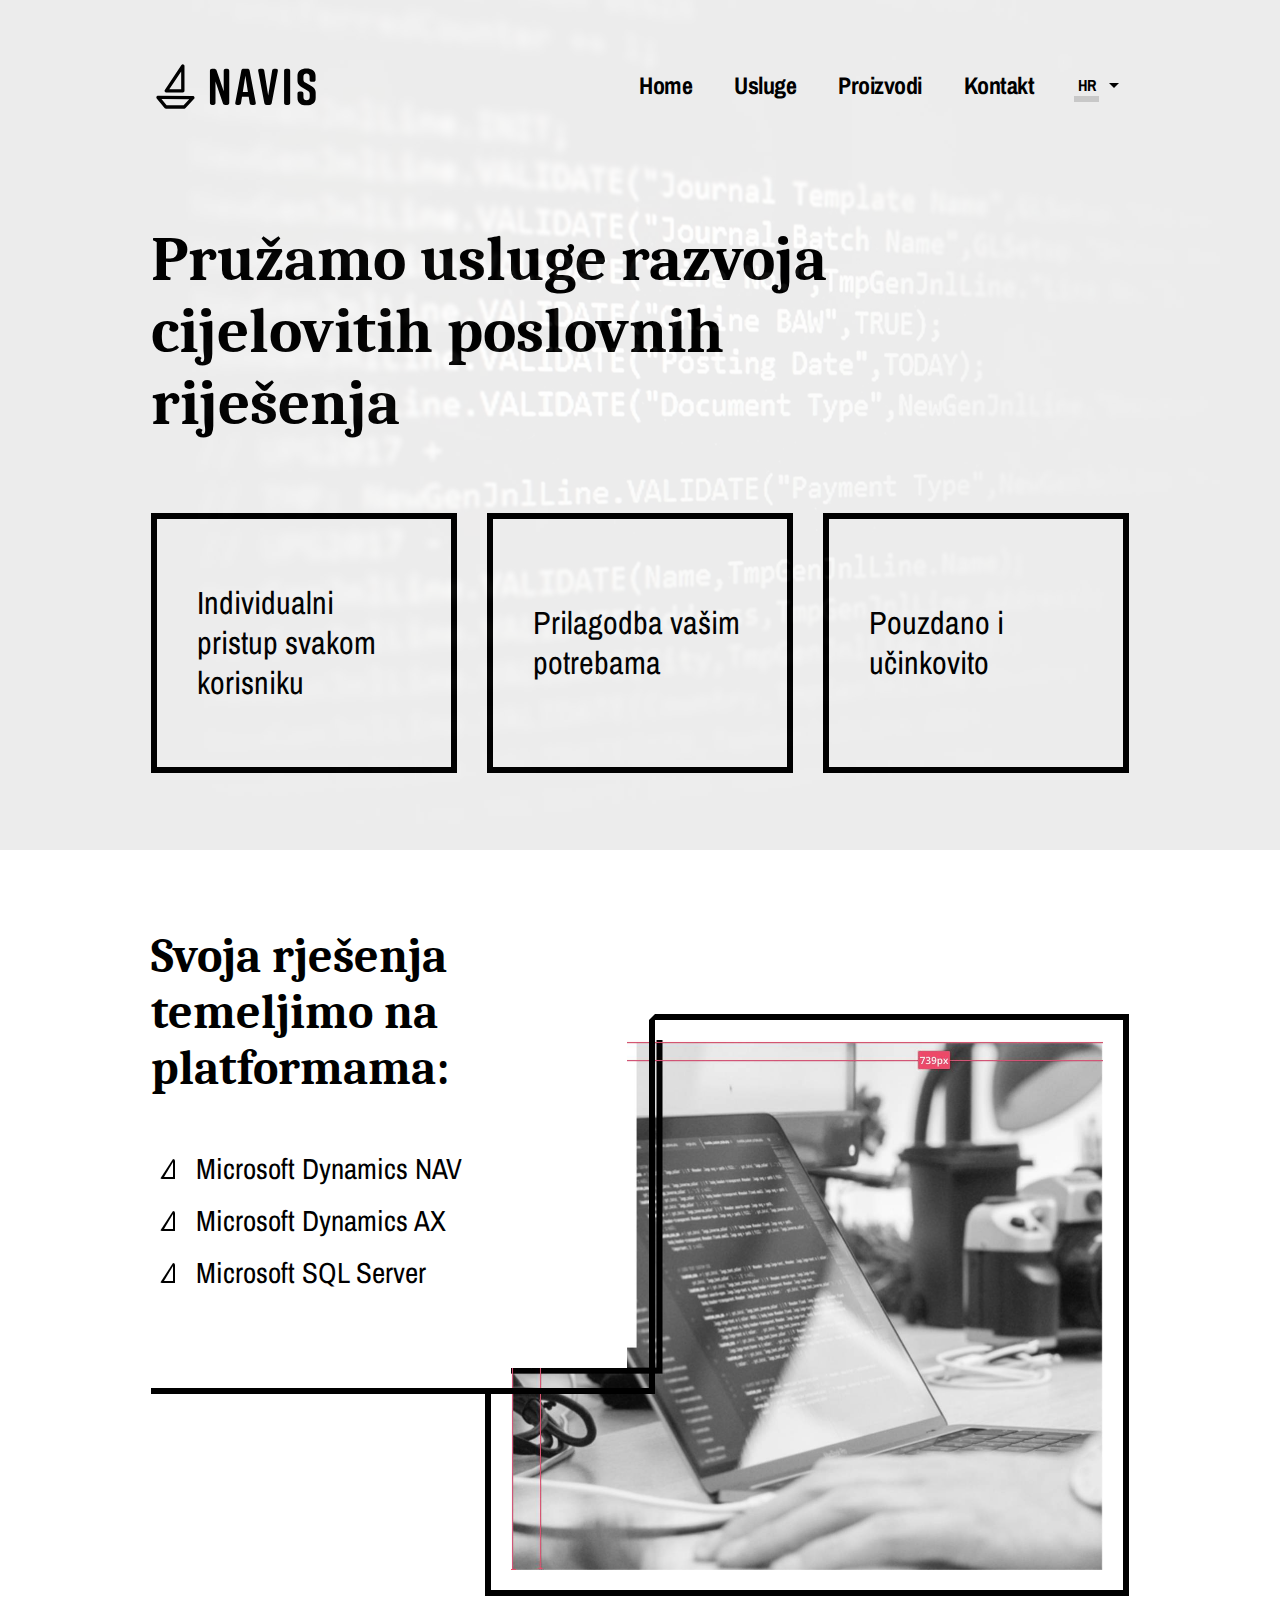
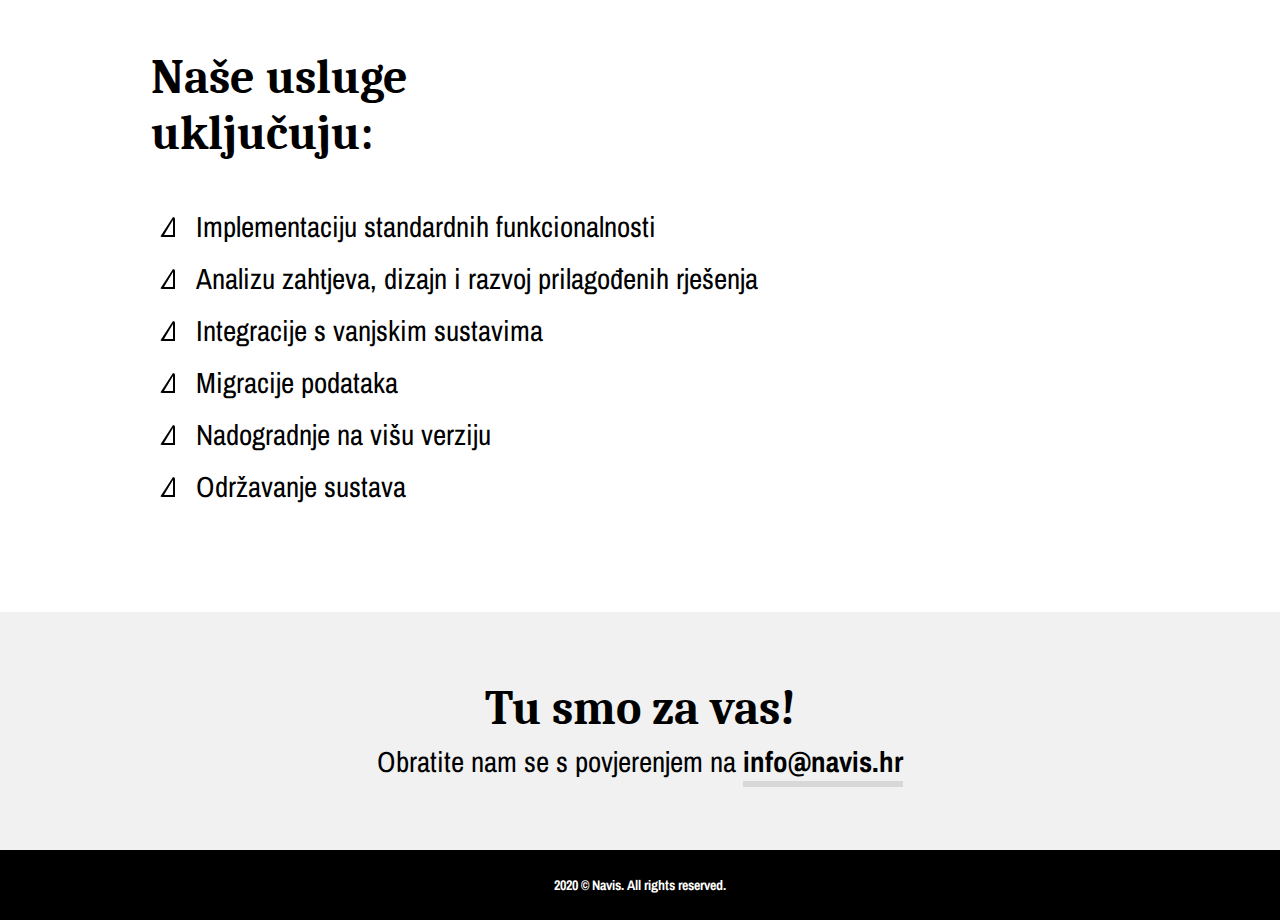
<file: index.html>
<!DOCTYPE html>
<html lang="hr">
  <head>
    <title>
      Navis
    </title>
    <meta name="viewport" content="width=device-width, initial-scale=1.0">
    <meta charset="utf-8">

    <link rel="apple-touch-icon" type="image/png" sizes="152x152" href="images/navis_favicon_152.png" />
    <link rel="apple-touch-icon" type="image/png" sizes="76x76" href="images/navis_favicon_76.png" />
    <link rel="icon" type="image/png" sizes="32x32" href="images/navis_favicon_32.png" />
    <link href="https://fonts.googleapis.com/css?family=Archivo+Narrow:400,700|Caladea:400,700&amp;display=swap" rel="stylesheet">
    <link rel="stylesheet" type="text/css" href="css/common.css">
    <link rel="stylesheet" type="text/css" href="css/index.css">

    <meta name="title" content="Navis" />
    <meta name="description" content="Pružamo usluge razvoja cijelovitih poslovnih riješenja" />
    <meta name="keywords" content="" />

    <meta property="og:url" content="https://www.navis.hr/" />
    <meta property="og:type" content="website" />
    <meta property="og:title" content="Navis" />
    <meta property="og:description" content="Pružamo usluge razvoja cijelovitih poslovnih riješenja" />

    <meta property="og:image" content="images/navis_share.jpg" />
    <meta property="og:image:alt" content="navis share logo image" />
    <meta property="og:image:type" content="image/jpg" />
    <meta property="og:image:width" content="1200" />
    <meta property="og:image:height" content="630" />

    <meta name="twitter:card" content="summary_large_image" />
    <meta name="twitter:image" content="images/navis_share.jpg" />
    <meta name="twitter:image:alt" content="navis share logo image" />
    <meta name="twitter:description" content="Pružamo usluge razvoja cijelovitih poslovnih riješenja" />
  </head>

  <body>
    <header class="header">
      <div class="navigation">
        <a href="/">
          <img
            class="image image__logo"
            src="images/navis_logo.svg"
            alt="navis logo image"
          >
        </a>
        <ul class="menu">
          <li>
            <a
              class="menu__link"
              href="/"
            >
              Home
            </a>
          </li>
          <li>
            <a
              class="menu__link"
              href="hr/services.html"
            >
              Usluge
            </a>
          </li>
          <li>
            <a
              class="menu__link"
              href="hr/products.html"
            >
              Proizvodi
            </a>
          </li>
          <li>
            <a
              class="menu__link"
              href="hr/contact.html"
            >
              Kontakt
            </a>
          </li>
          <li class="language__container">
            <a
              class="menu__link menu__language"
              href="/"
            >
              <span class="language--selected">
                HR
              </span>
            </a>
            <a
              class="menu__link language__option"
              href="/en"
            >
              EN
            </a>
          </li>
        </ul>

        <div class="menu__container--mobile">
          <form
            class="language__container--mobile"
            action="/en"
            method="get"
          >
            <select onchange="this.form.submit()">
              <option>
                HR
              </option>
              <option>
                EN
              </option>
            </select>
          </form>
          <div class="menu__icon">
            <label
              for="menu__toggle"
              class="screen_reader"
            >
              Menu toggle
            </label>
            <input
              id="menu__toggle"
              type="checkbox"
            />
            <span class="menu__line"></span>
            <span class="menu__line"></span>
            <span class="menu__line"></span>

            <ul class="menu--mobile">
              <li>
                <a
                  class="menu__link"
                  href="/"
                >
                  Home
                </a>
              </li>
              <li>
                <a
                  class="menu__link"
                  href="hr/services.html"
                >
                  Usluge
                </a>
              </li>
              <li>
                <a
                  class="menu__link"
                  href="hr/products.html"
                >
                  Proizvodi
                </a>
              </li>
              <li>
                <a
                  class="menu__link"
                  href="hr/contact.html"
                >
                  Kontakt
                </a>
              </li>
            </ul>
          </div>
        </div>
      </div>
      <div class="header__content">
        <h1>
          Pružamo usluge razvoja cijelovitih poslovnih riješenja
        </h1>
        <div class="header__blocks">
          <div class="block">
            <p>
              Individualni pristup svakom korisniku
            </p>
          </div>
          <div class="block">
            <p>
              Prilagodba vašim potrebama
            </p>
          </div>
          <div class="block">
            <p>
              Pouzdano i učinkovito
            </p>
          </div>
        </div>
      </div>
      <img
        class="image image__background"
        src="images/background.jpg"
        alt="background image"
      >
    </header>

    <div class="content">
      <div class="content__platforms">
        <div class="platforms__text">
          <h2>
            Svoja rješenja temeljimo na platformama:
          </h2>
          <ul class="platforms__list">
            <li>
              Microsoft Dynamics NAV
            </li>
            <li>
              Microsoft Dynamics AX
            </li>
            <li>
              Microsoft SQL Server
            </li>
          </ul>
        </div>
        <div class="platforms__image">
          <img
            class="image image__content"
            src="images/platforms.jpg"
            alt="person working on laptop image"
          >
        </div>
      </div>

      <div class="content__services">
        <h2>
          Naše usluge uključuju:
        </h2>
        <ul class="services__list">
          <li>
            Implementaciju standardnih funkcionalnosti
          </li>
          <li>
            Analizu zahtjeva, dizajn i razvoj prilagođenih rješenja
          </li>
          <li>
            Integracije s vanjskim sustavima
          </li>
          <li>
            Migracije podataka
          </li>
          <li>
            Nadogradnje na višu verziju
          </li>
          <li>
            Održavanje sustava
          </li>
        </ul>
      </div>
    </div>

    <div class="services__platforms__links">
      <a
        class="services__link"
        href="hr/services.html"
      >
        Pregledajte naše usluge
      </a>
      <a
        class="products__link"
        href="hr/products.html"
      >
        Pregledajte naše proizvode
      </a>
    </div>

    <footer class="footer">
      <h2 class="footer__title">
        Tu smo za vas!
      </h2>
      <p class="footer__text">
        Obratite nam se s povjerenjem na <a href="mailto:info@navis.hr">info@navis.hr</a>
      </p>
      <p class="footer__copyright">
        2020 &copy; Navis. All rights reserved.
      </p>
    </footer>
  </body>
</html>
</file>
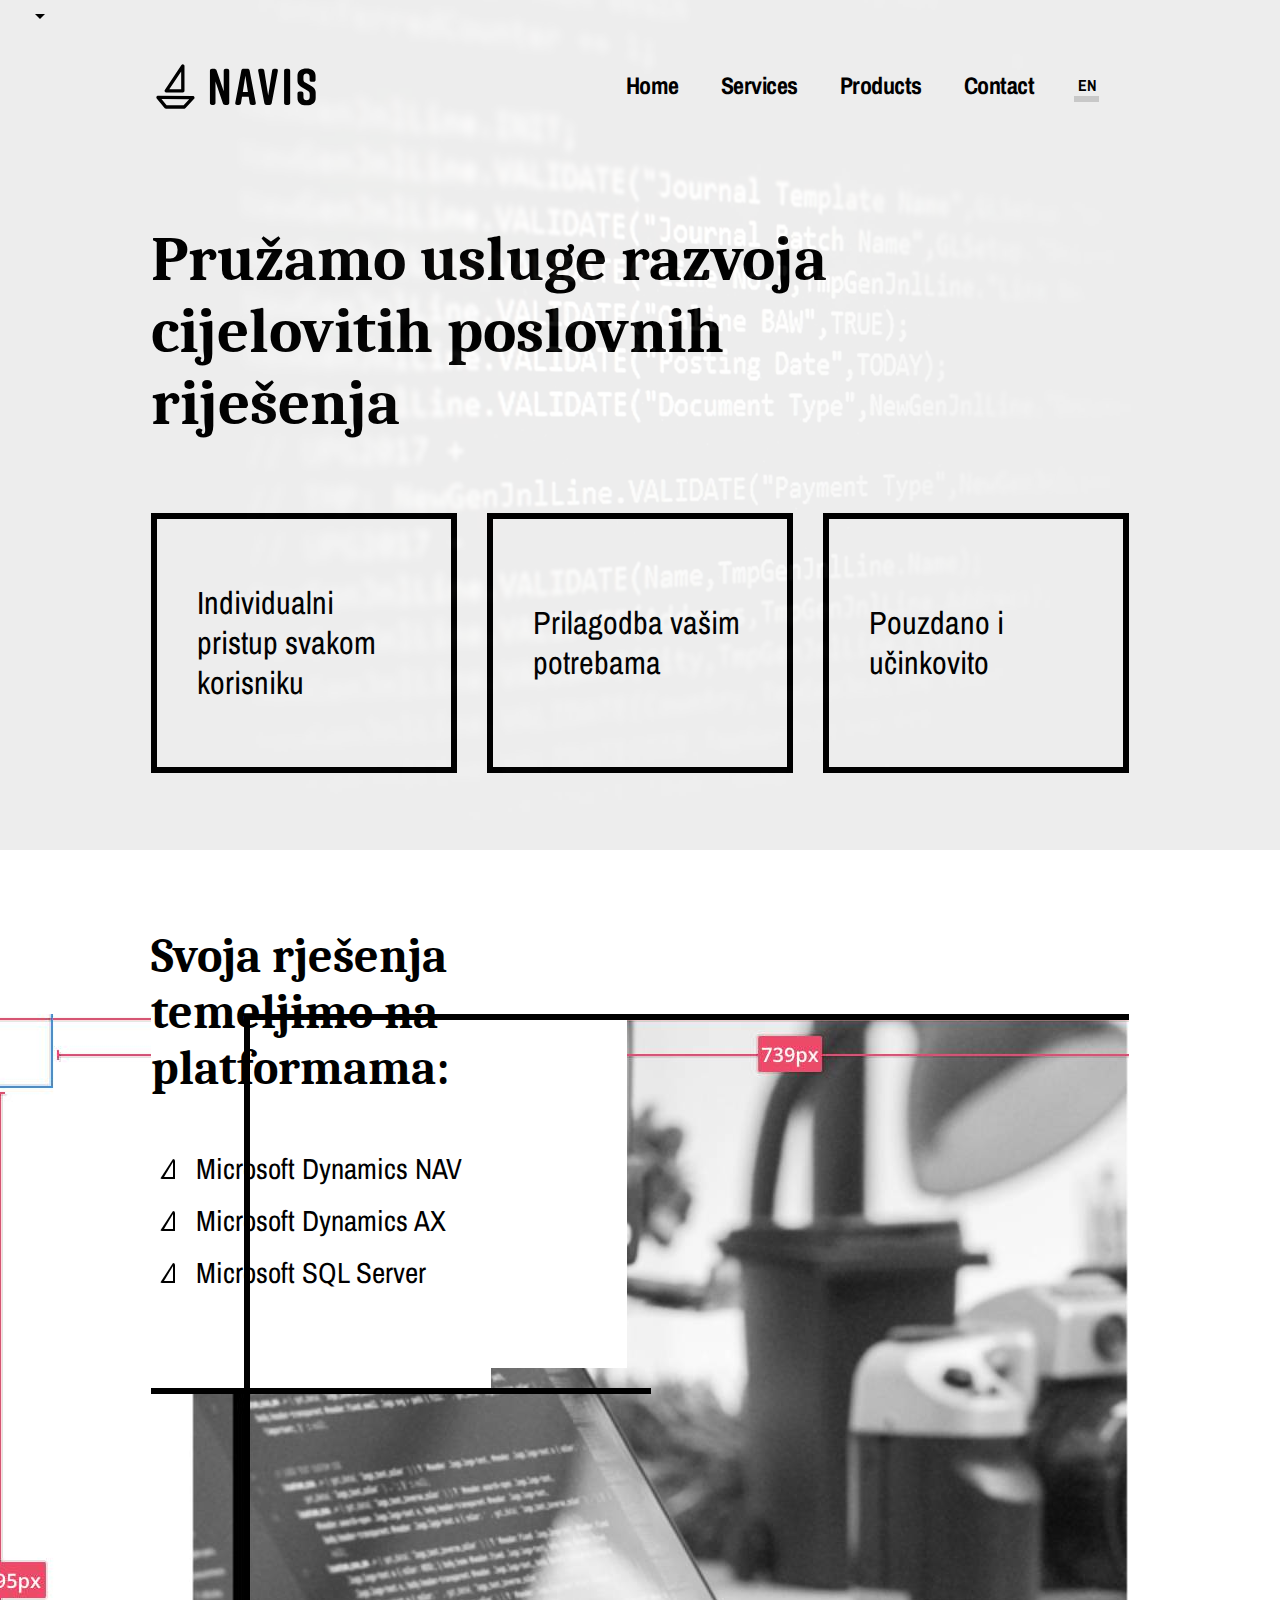
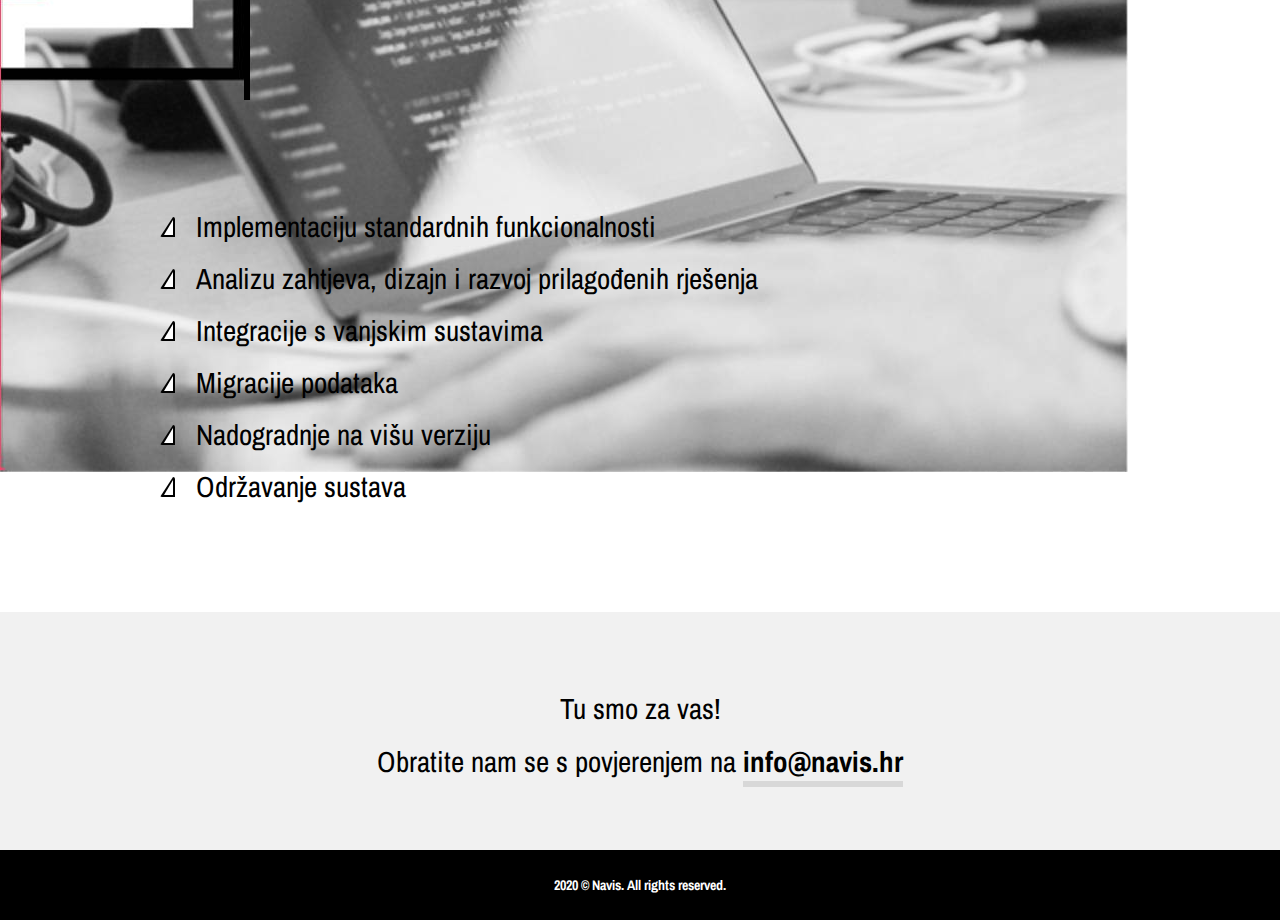
<file: en/index.html>
<!DOCTYPE html>
<html lang="en">
  <head>
    <title>
      Navis
    </title>
    <meta name="viewport" content="width=device-width, initial-scale=1.0">
    <meta charset="utf-8">

    <link rel="apple-touch-icon" type="image/png" sizes="152x152" href="#" />
    <link rel="apple-touch-icon" type="image/png" sizes="76x76" href="#" />
    <link rel="icon" type="image/png" sizes="32x32" href="#" />
    <link href="https://fonts.googleapis.com/css?family=Archivo+Narrow:400,700|Caladea:400,700&amp;display=swap" rel="stylesheet">
    <link rel="stylesheet" type="text/css" href="../assets/common.css">
    <link rel="stylesheet" type="text/css" href="../assets/index.css">

    <meta name="title" content="" />
    <meta name="description" content="" />
    <meta name="keywords" content="" />

    <meta property="og:url" content="" />
    <meta property="og:type" content="website" />
    <meta property="og:title" content="" />
    <meta property="og:description" content="" />

    <meta property="og:image" content="" />
    <meta property="og:image:alt" content="" />
    <meta property="og:image:type" content="image/jpeg" />
    <meta property="og:image:width" content="" />
    <meta property="og:image:height" content="" />

    <meta name="twitter:card" content="summary_large_image" />
    <meta name="twitter:image" content="" />
    <meta name="twitter:image:alt" content="" />
    <meta name="twitter:description" content="" />
  </head>

  <body>
    <header class="header">
      <div class="navigation">
        <a href="/en">
          <img
            class="image image__logo"
            src="../images/navis_logo.svg"
            alt="navis logo image"
          >
        </a>
        <ul class="menu">
          <li>
            <a
              class="menu__link"
              href="/en"
            >
              Home
            </a>
          </li>
          <li>
            <a
              class="menu__link"
              href="services.html"
            >
              Services
            </a>
          </li>
          <li>
            <a
              class="menu__link"
              href="products.html"
            >
              Products
            </a>
          </li>
          <li>
            <a
              class="menu__link"
              href="contact.html"
            >
              Contact
            </a>
          </li>
          <li>
            <a
              class="menu__link menu__language"
              href="/en"
            >
              <span class="language--selected">
                EN
              </span>
            </a>
          </li>
        </ul>
      </div>
      <div class="header__content">
        <h1>
          Pružamo usluge razvoja cijelovitih poslovnih riješenja
        </h1>
        <div class="header__blocks">
          <div class="block">
            <p>
              Individualni pristup svakom korisniku
            </p>
          </div>
          <div class="block">
            <p>
              Prilagodba vašim potrebama
            </p>
          </div>
          <div class="block">
            <p>
              Pouzdano i učinkovito
            </p>
          </div>
        </div>
      </div>
      <img
        class="image image__background"
        src="../images/background.jpg"
        alt="background image"
      >
    </header>

    <div class="content">
      <div class="content__platforms">
        <div class="platforms__text">
          <h2>
            Svoja rješenja temeljimo na platformama:
          </h2>
          <ul class="platforms__list">
            <li>
              Microsoft Dynamics NAV
            </li>
            <li>
              Microsoft Dynamics AX
            </li>
            <li>
              Microsoft SQL Server
            </li>
          </ul>
        </div>
        <div class="platforms__image">
          <img
            class="image image__content"
            src="../images/platforms.jpg"
            alt="person working on laptop image"
          >
        </div>
      </div>

      <div class="content__services">
        <h2>
          Naše usluge uključuju:
        </h2>
        <ul class="services__list">
          <li>
            Implementaciju standardnih funkcionalnosti
          </li>
          <li>
            Analizu zahtjeva, dizajn i razvoj prilagođenih rješenja
          </li>
          <li>
            Integracije s vanjskim sustavima
          </li>
          <li>
            Migracije podataka
          </li>
          <li>
            Nadogradnje na višu verziju
          </li>
          <li>
            Održavanje sustava
          </li>
        </ul>
      </div>
    </div>

    <footer class="footer">
      <p class="footer__title">
        Tu smo za vas!
      </p>
      <p class="footer__text">
        Obratite nam se s povjerenjem na <a href="mailto:info@navis.hr">info@navis.hr</a>
      </p>
      <p class="footer__copyright">
        2020 &copy; Navis. All rights reserved.
      </p>
    </footer>
  </body>
</html>
</file>
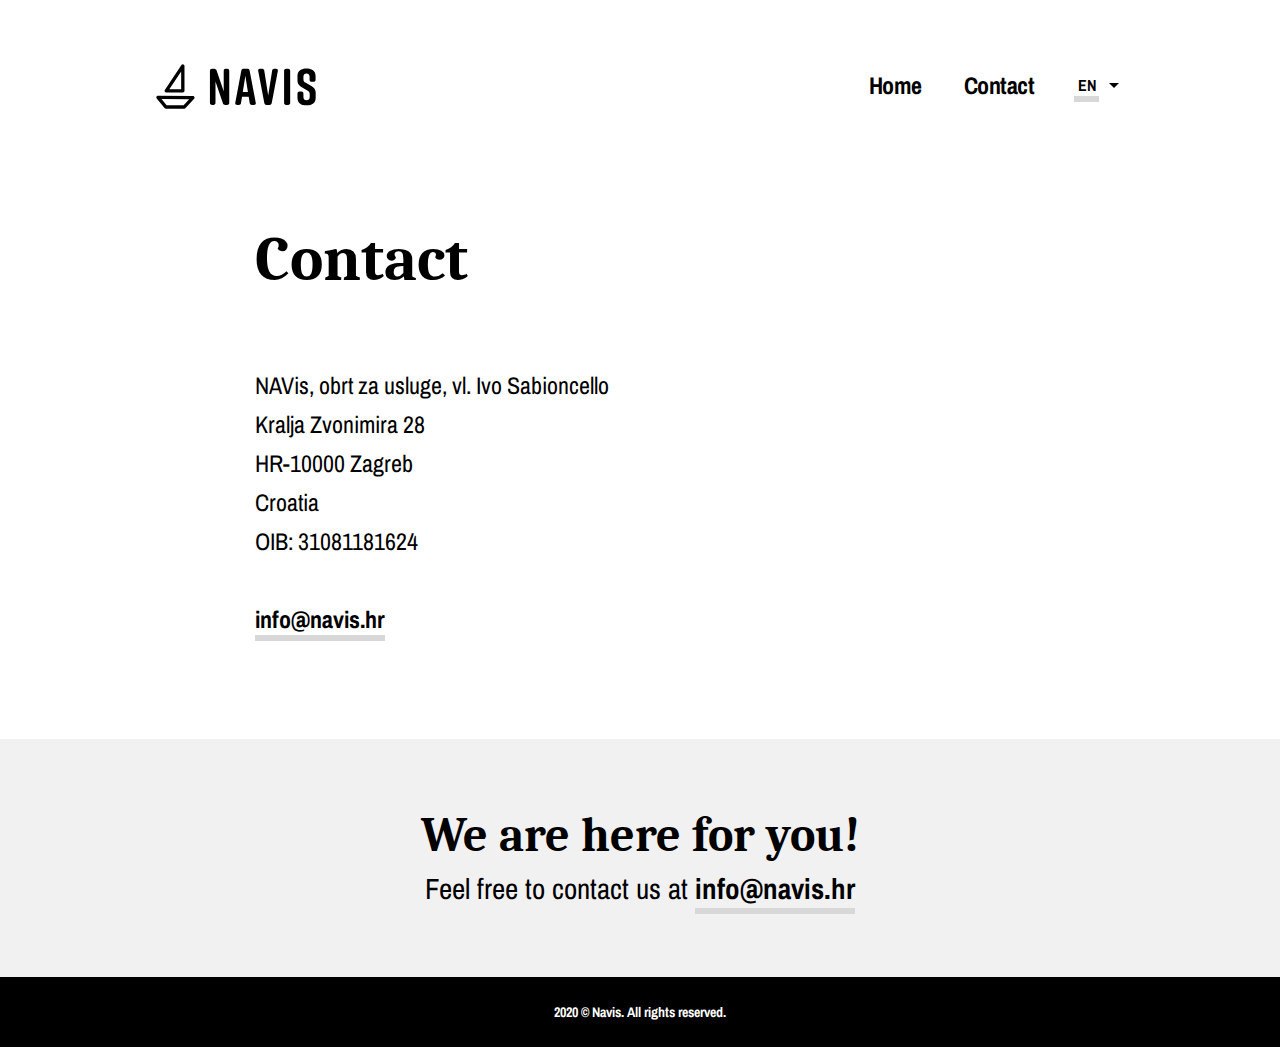
<file: en/contact.html>
<!DOCTYPE html>
<html lang="en">
  <head>
    <title>
      Navis - Contact
    </title>
    <meta name="viewport" content="width=device-width, initial-scale=1.0">
    <meta charset="utf-8">

    <link rel="apple-touch-icon" type="image/png" sizes="152x152" href="../images/navis_favicon_152.png" />
    <link rel="apple-touch-icon" type="image/png" sizes="76x76" href="../images/navis_favicon_76.png" />
    <link rel="icon" type="image/png" sizes="32x32" href="../images/navis_favicon_32.png" />
    <link href="https://fonts.googleapis.com/css?family=Archivo+Narrow:400,700|Caladea:400,700&amp;display=swap" rel="stylesheet">
    <link rel="stylesheet" type="text/css" href="../css/common.css">
    <link rel="stylesheet" type="text/css" href="../css/services.css">

    <meta name="title" content="Navis" />
    <meta name="description" content="We build integrated business solutions" />
    <meta name="keywords" content="navision nav dynamics nav sql server dms document management system business solutions poslovna rješenja integracija" />

    <meta property="og:url" content="https://www.navis.hr/" />
    <meta property="og:type" content="website" />
    <meta property="og:title" content="Navis" />
    <meta property="og:description" content="We build integrated business solutions" />

    <meta property="og:image" content="../images/navis_share.jpg" />
    <meta property="og:image:alt" content="navis share logo image" />
    <meta property="og:image:type" content="image/jpg" />
    <meta property="og:image:width" content="1200" />
    <meta property="og:image:height" content="630" />

    <meta name="twitter:card" content="summary_large_image" />
    <meta name="twitter:image" content="../images/navis_share.jpg" />
    <meta name="twitter:image:alt" content="navis share logo image" />
    <meta name="twitter:description" content="We build integrated business solutions" />
  </head>

  <body>
    <header class="header">
      <div class="navigation">
        <a href="/en">
          <img
            class="image image__logo"
            src="../images/navis_logo.svg"
            alt="navis logo image"
          >
        </a>
        <ul class="menu">
          <li>
            <a
              class="menu__link"
              href="/en"
            >
              Home
            </a>
          </li>
          <!--
		  <li>
            <a
              class="menu__link"
              href="services.html"
            >
              Services
            </a>
          </li>
          <li>
            <a
              class="menu__link"
              href="products.html"
            >
              Products
            </a>
          </li>
		  -->
          <li>
            <a
              class="menu__link"
              href="contact.html"
            >
              Contact
            </a>
          </li>
          <li class="language__container">
            <a
              class="menu__link menu__language"
              href="/en"
            >
              <span class="language--selected">
                EN
              </span>
            </a>
            <a
              class="menu__link language__option"
              href="/"
            >
              HR
            </a>
          </li>
        </ul>

        <div class="menu__container--mobile">
          <form
            class="language__container--mobile"
            action="/"
            method="get"
          >
            <label
              class="screen_reader"
              for="language__select"
            >
              Select language
            </label>
            <select
              id="language__select"
              onchange="this.form.submit()"
            >
              <option>
                EN
              </option>
              <option>
                HR
              </option>
            </select>
          </form>
          <div class="menu__icon">
            <label
              for="menu__toggle"
              class="screen_reader"
            >
              Menu toggle
            </label>
            <input
              id="menu__toggle"
              type="checkbox"
            />
            <span class="menu__line"></span>
            <span class="menu__line"></span>
            <span class="menu__line"></span>

            <ul
              class="menu--mobile"
              style="opacity: 0;"
            >
              <li>
                <a
                  class="menu__link"
                  href="/en"
                >
                  Home
                </a>
              </li>
              <!--
			  <li>
                <a
                  class="menu__link"
                  href="services.html"
                >
                  Services
                </a>
              </li>
              <li>
                <a
                  class="menu__link"
                  href="products.html"
                >
                  Products
                </a>
              </li>
			  -->
              <li>
                <a
                  class="menu__link"
                  href="contact.html"
                >
                  Contact
                </a>
              </li>
            </ul>
          </div>
        </div>
      </div>
    </header>

    <div class="content">
      <h1 class="contact__title">
        Contact
      </h1>
      <p class="contact__text">
        NAVis, obrt za usluge, vl. Ivo Sabioncello
        <br>
        Kralja Zvonimira 28
        <br>
        HR-10000 Zagreb
		<br>
		Croatia
        <br>
        OIB: 31081181624
        <br>
        <br>
        <a href="mailto:info@navis.hr">info@navis.hr</a>
      </p>
    </div>

    <footer class="footer">
      <h2 class="footer__title">
        We are here for you!
      </h2>
      <p class="footer__text">
        Feel free to contact us at <a href="mailto:info@navis.hr">info@navis.hr</a>
      </p>
      <p class="footer__copyright">
        2020 &copy; Navis. All rights reserved.
      </p>
    </footer>
  </body>
</html>
</file>
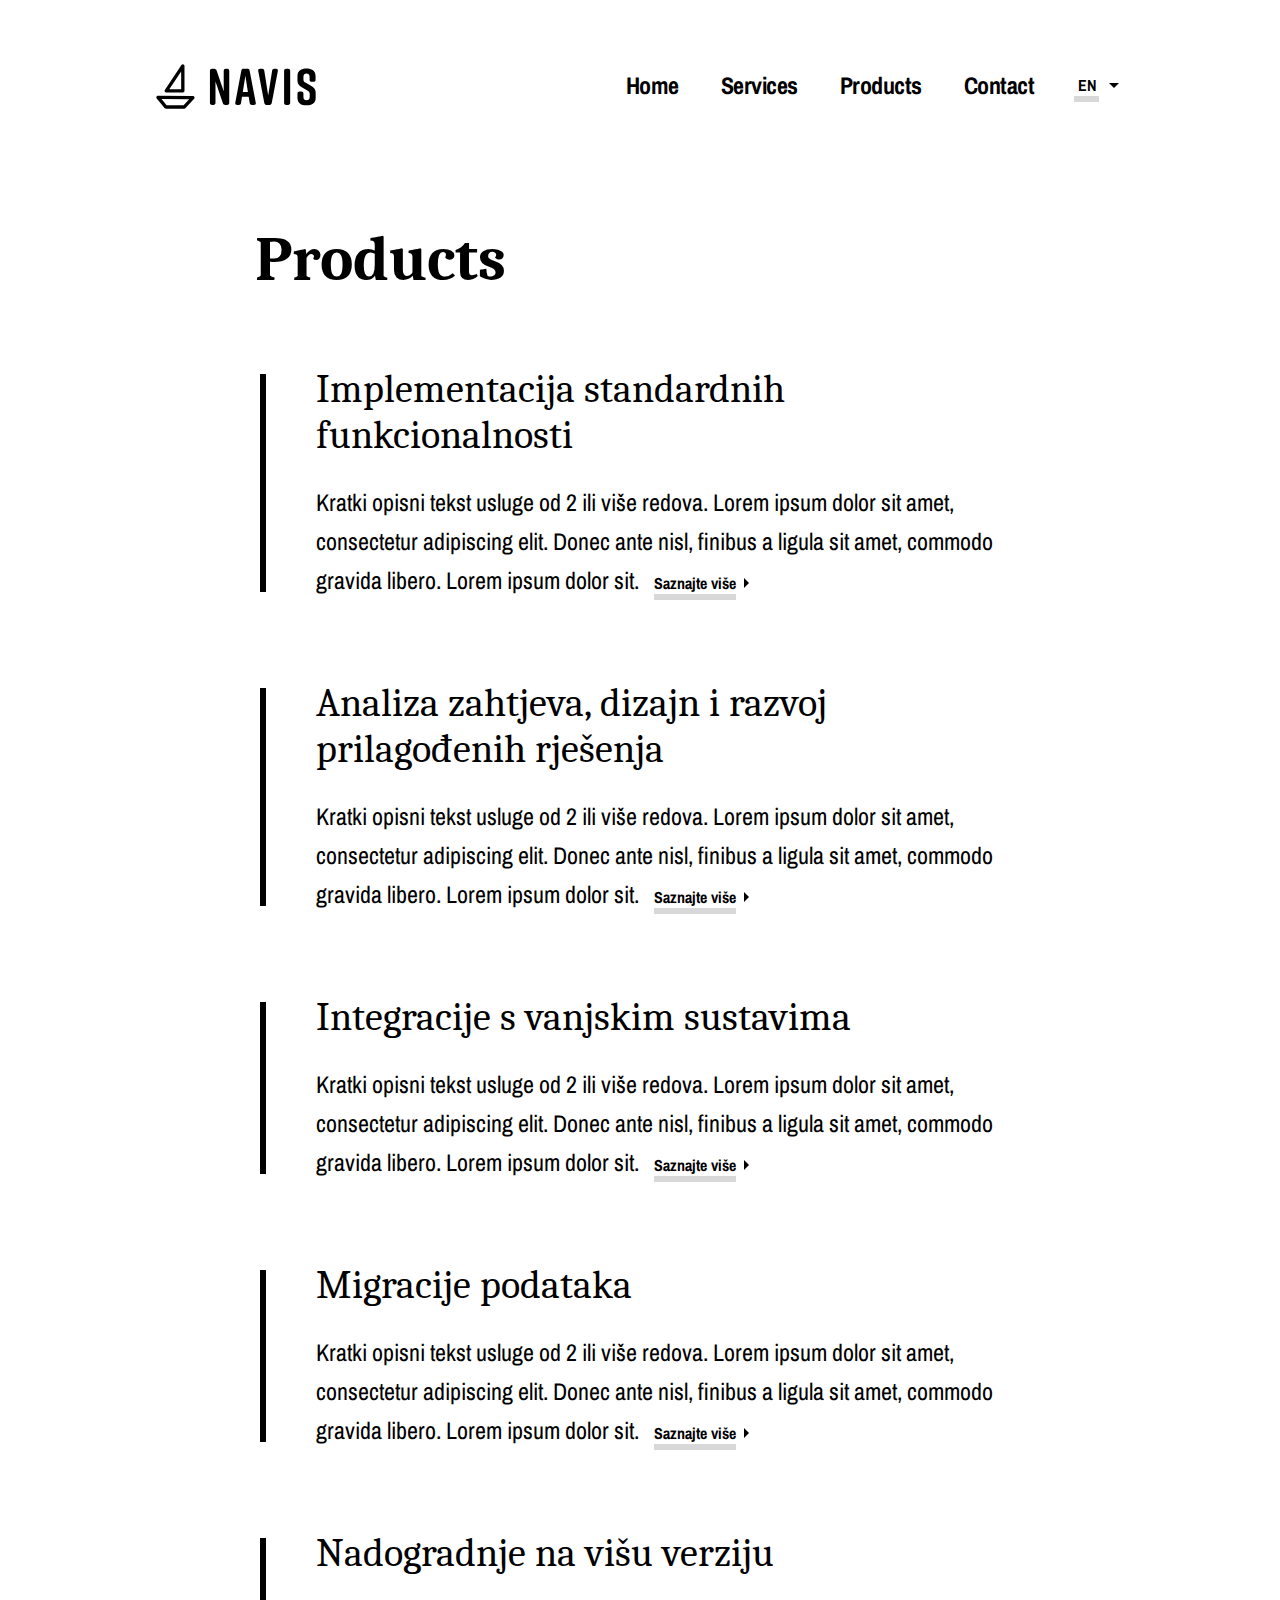
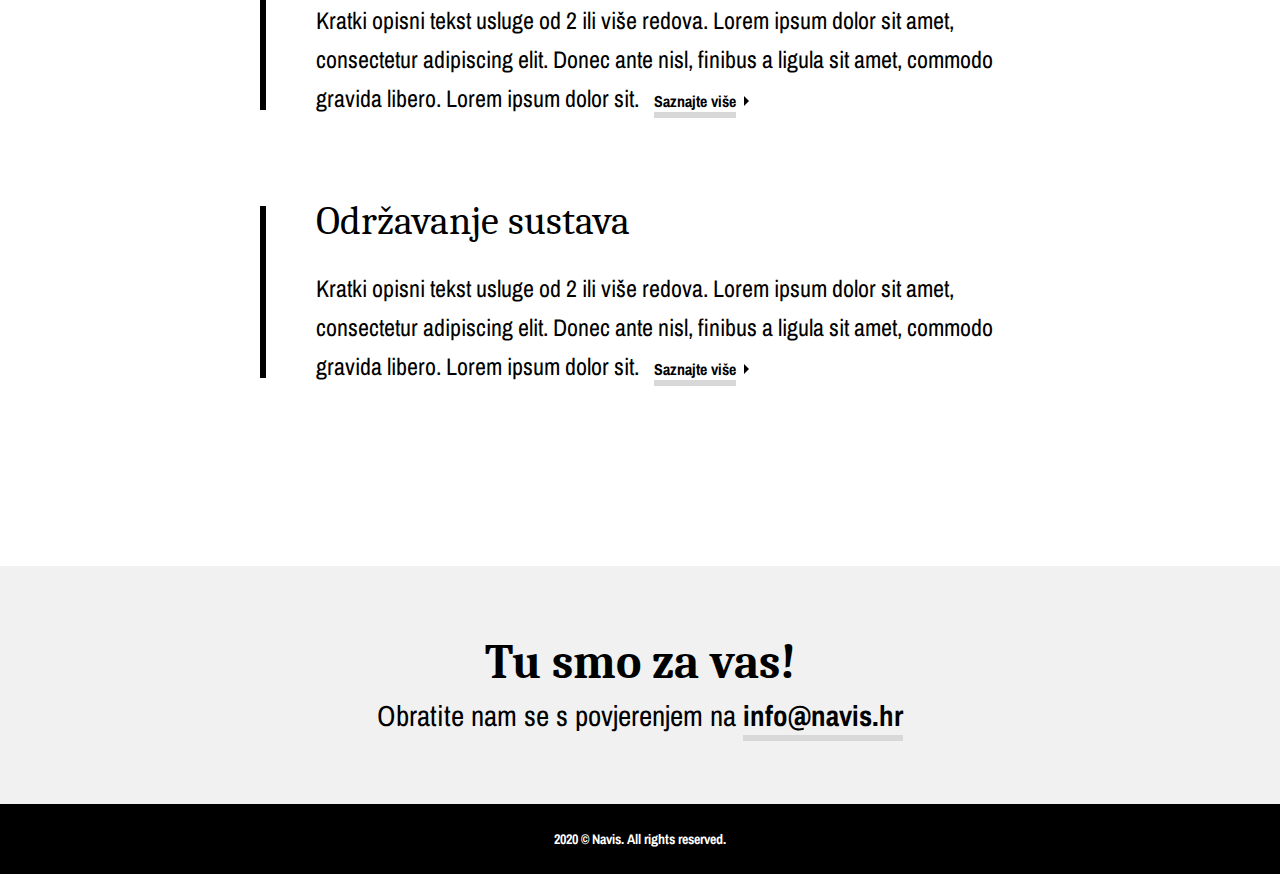
<file: en/products.html>
<!DOCTYPE html>
<html lang="hr">
  <head>
    <title>
      Navis - Products
    </title>
    <meta name="viewport" content="width=device-width, initial-scale=1.0">
    <meta charset="utf-8">

    <link rel="apple-touch-icon" type="image/png" sizes="152x152" href="../images/navis_favicon_152.png" />
    <link rel="apple-touch-icon" type="image/png" sizes="76x76" href="../images/navis_favicon_76.png" />
    <link rel="icon" type="image/png" sizes="32x32" href="../images/navis_favicon_32.png" />
    <link href="https://fonts.googleapis.com/css?family=Archivo+Narrow:400,700|Caladea:400,700&amp;display=swap" rel="stylesheet">
    <link rel="stylesheet" type="text/css" href="../css/common.css">
    <link rel="stylesheet" type="text/css" href="../css/services.css">

    <meta name="title" content="Navis" />
    <meta name="description" content="Pružamo usluge razvoja cjelovitih poslovnih rješenja" />
    <meta name="keywords" content="navision nav dynamics nav sql server dms document management system business solutions poslovna rješenja integracija" />

    <meta property="og:url" content="https://www.navis.hr/" />
    <meta property="og:type" content="website" />
    <meta property="og:title" content="Navis" />
    <meta property="og:description" content="Pružamo usluge razvoja cjelovitih poslovnih rješenja" />

    <meta property="og:image" content="../images/navis_share.jpg" />
    <meta property="og:image:alt" content="navis share logo image" />
    <meta property="og:image:type" content="image/jpg" />
    <meta property="og:image:width" content="1200" />
    <meta property="og:image:height" content="630" />

    <meta name="twitter:card" content="summary_large_image" />
    <meta name="twitter:image" content="../images/navis_share.jpg" />
    <meta name="twitter:image:alt" content="navis share logo image" />
    <meta name="twitter:description" content="Pružamo usluge razvoja cjelovitih poslovnih rješenja" />
  </head>

  <body>
    <header class="header">
      <div class="navigation">
        <a href="/en">
          <img
            class="image image__logo"
            src="../images/navis_logo.svg"
            alt="navis logo image"
          >
        </a>
        <ul class="menu">
          <li>
            <a
              class="menu__link"
              href="/en"
            >
              Home
            </a>
          </li>
          <li>
            <a
              class="menu__link"
              href="services.html"
            >
              Services
            </a>
          </li>
          <li>
            <a
              class="menu__link"
              href="products.html"
            >
              Products
            </a>
          </li>
          <li>
            <a
              class="menu__link"
              href="contact.html"
            >
              Contact
            </a>
          </li>
          <li class="language__container">
            <a
              class="menu__link menu__language"
              href="/en"
            >
              <span class="language--selected">
                EN
              </span>
            </a>
            <a
              class="menu__link language__option"
              href="/"
            >
              HR
            </a>
          </li>
        </ul>

        <div class="menu__container--mobile">
          <form
            class="language__container--mobile"
            action="/"
            method="get"
          >
            <label
              class="screen_reader"
              for="language__select"
            >
              Select language
            </label>
            <select
              id="language__select"
              onchange="this.form.submit()"
            >
              <option>
                EN
              </option>
              <option>
                HR
              </option>
            </select>
          </form>
          <div class="menu__icon">
            <label
              for="menu__toggle"
              class="screen_reader"
            >
              Menu toggle
            </label>
            <input
              id="menu__toggle"
              type="checkbox"
            />
            <span class="menu__line"></span>
            <span class="menu__line"></span>
            <span class="menu__line"></span>

            <ul
              class="menu--mobile"
              style="opacity: 0;"
            >
              <li>
                <a
                  class="menu__link"
                  href="/en"
                >
                  Home
                </a>
              </li>
              <li>
                <a
                  class="menu__link"
                  href="services.html"
                >
                  Services
                </a>
              </li>
              <li>
                <a
                  class="menu__link"
                  href="products.html"
                >
                  Products
                </a>
              </li>
              <li>
                <a
                  class="menu__link"
                  href="contact.html"
                >
                  Contact
                </a>
              </li>
            </ul>
          </div>
        </div>
      </div>
    </header>

    <div class="content">
      <h1 class="services__title">
        Products
      </h1>
      <ul class="services__list">
        <li>
          <a
            href="/en/services/service_template.html"
            class="service__block"
          >
            <h2 class="service__title">
              Implementacija standardnih funkcionalnosti
            </h2>
            <p class="service__text">
              Kratki opisni tekst usluge od 2 ili više redova. Lorem ipsum dolor sit amet, consectetur adipiscing elit. Donec ante nisl, finibus a ligula sit amet, commodo gravida libero. Lorem ipsum dolor sit.
            </p>
            <span class="service__more_link">
              Saznajte više
            </span>
          </a>
        </li>
        <li>
          <a
            href="/en/services/service_with_image_template.html"
            class="service__block"
          >
          <h2 class="service__title">
            Analiza zahtjeva, dizajn i razvoj prilagođenih rješenja
          </h2>
            <p class="service__text">
              Kratki opisni tekst usluge od 2 ili više redova. Lorem ipsum dolor sit amet, consectetur adipiscing elit. Donec ante nisl, finibus a ligula sit amet, commodo gravida libero. Lorem ipsum dolor sit.
            </p>
            <span class="service__more_link">
              Saznajte više
            </span>
          </a>
        </li>
        <li>
          <a
            href="/en/services/service_template.html"
            class="service__block"
          >
            <h2 class="service__title">
              Integracije s vanjskim sustavima
            </h2>
            <p class="service__text">
              Kratki opisni tekst usluge od 2 ili više redova. Lorem ipsum dolor sit amet, consectetur adipiscing elit. Donec ante nisl, finibus a ligula sit amet, commodo gravida libero. Lorem ipsum dolor sit.
            </p>
            <span class="service__more_link">
              Saznajte više
            </span>
          </a>
        </li>
        <li>
          <a
            href="/en/services/service_template.html"
            class="service__block"
          >
            <h2 class="service__title">
              Migracije podataka
            </h2>
            <p class="service__text">
              Kratki opisni tekst usluge od 2 ili više redova. Lorem ipsum dolor sit amet, consectetur adipiscing elit. Donec ante nisl, finibus a ligula sit amet, commodo gravida libero. Lorem ipsum dolor sit.
            </p>
            <span class="service__more_link">
              Saznajte više
            </span>
          </a>
        </li>
        <li>
          <a
            href="/en/services/service_template.html"
            class="service__block"
          >
            <h2 class="service__title">
              Nadogradnje na višu verziju
            </h2>
            <p class="service__text">
              Kratki opisni tekst usluge od 2 ili više redova. Lorem ipsum dolor sit amet, consectetur adipiscing elit. Donec ante nisl, finibus a ligula sit amet, commodo gravida libero. Lorem ipsum dolor sit.
            </p>
            <span class="service__more_link">
              Saznajte više
            </span>
          </a>
        </li>
        <li>
          <a
            href="/en/services/service_template.html"
            class="service__block"
          >
            <h2 class="service__title">
              Održavanje sustava
            </h2>
            <p class="service__text">
              Kratki opisni tekst usluge od 2 ili više redova. Lorem ipsum dolor sit amet, consectetur adipiscing elit. Donec ante nisl, finibus a ligula sit amet, commodo gravida libero. Lorem ipsum dolor sit.
            </p>
            <span class="service__more_link">
              Saznajte više
            </span>
          </a>
        </li>
      </ul>
    </div>

    <footer class="footer">
      <h2 class="footer__title">
        Tu smo za vas!
      </h2>
      <p class="footer__text">
        Obratite nam se s povjerenjem na <a href="mailto:info@navis.hr">info@navis.hr</a>
      </p>
      <p class="footer__copyright">
        2020 &copy; Navis. All rights reserved.
      </p>
    </footer>
  </body>
</html>
</file>
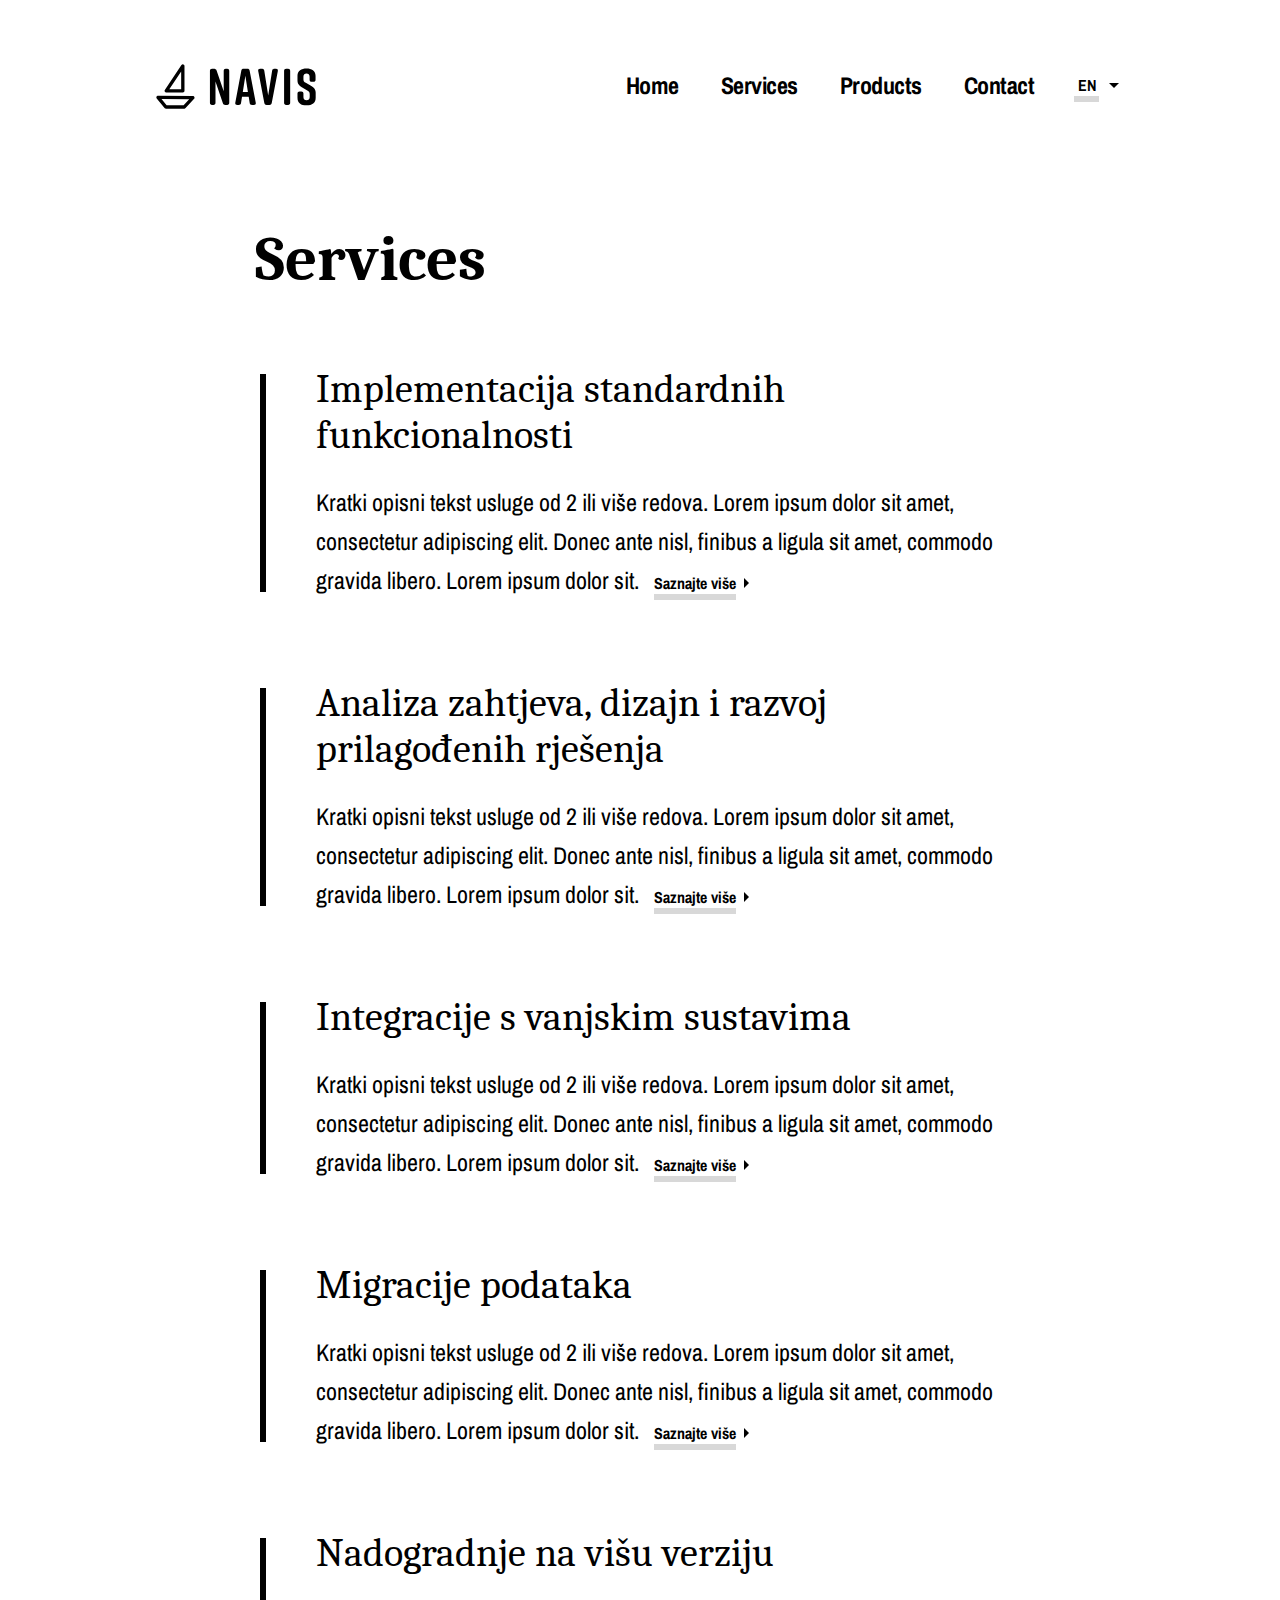
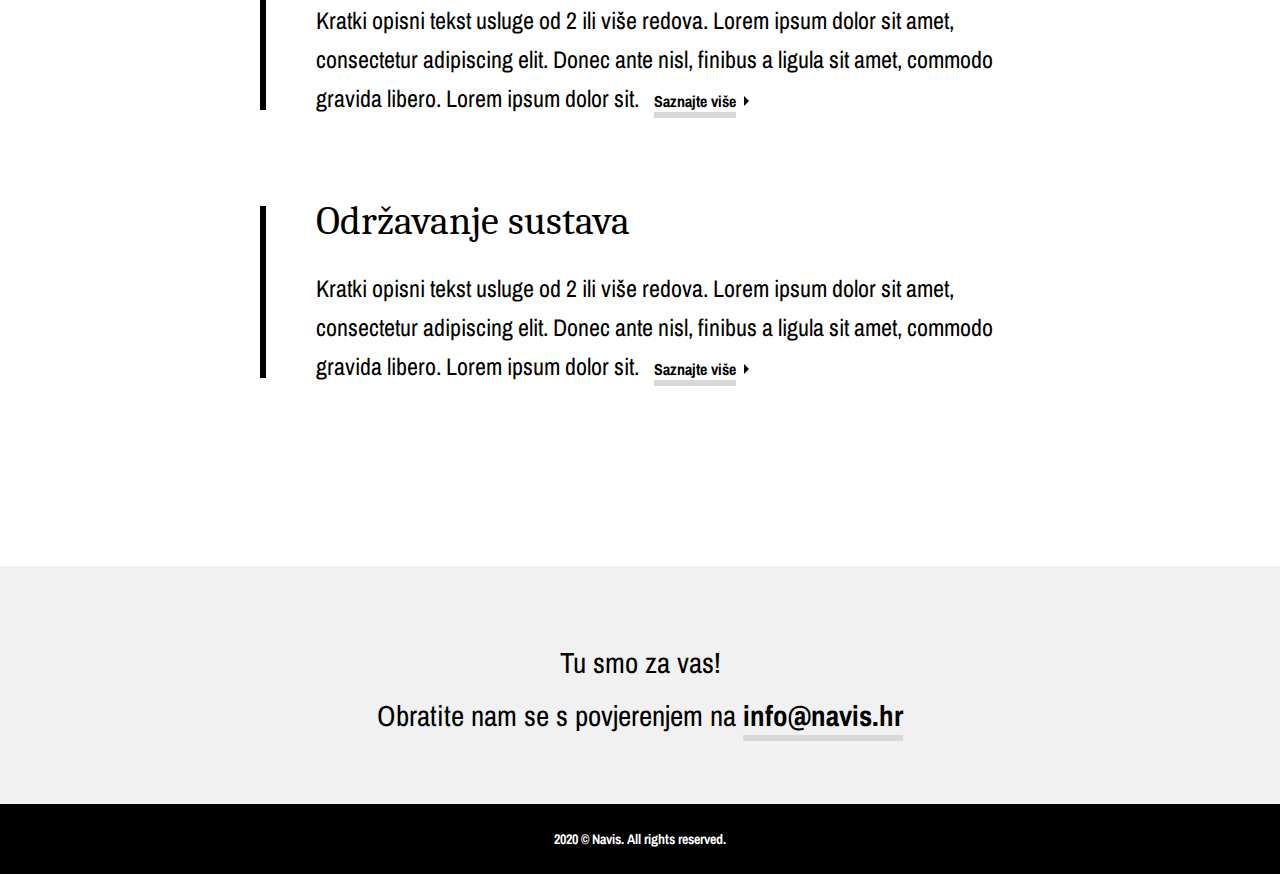
<file: en/services.html>
<!DOCTYPE html>
<html lang="hr">
  <head>
    <title>
      Navis - Services
    </title>
    <meta name="viewport" content="width=device-width, initial-scale=1.0">
    <meta charset="utf-8">

    <link rel="apple-touch-icon" type="image/png" sizes="152x152" href="images/navis_favicon_152.png" />
    <link rel="apple-touch-icon" type="image/png" sizes="76x76" href="images/navis_favicon_76.png" />
    <link rel="icon" type="image/png" sizes="32x32" href="images/navis_favicon_32.png" />
    <link href="https://fonts.googleapis.com/css?family=Archivo+Narrow:400,700|Caladea:400,700&amp;display=swap" rel="stylesheet">
    <link rel="stylesheet" type="text/css" href="../css/common.css">
    <link rel="stylesheet" type="text/css" href="../css/services.css">

    <meta name="title" content="Navis" />
    <meta name="description" content="" />
    <meta name="keywords" content="" />

    <meta property="og:url" content="https://www.navis.hr/" />
    <meta property="og:type" content="website" />
    <meta property="og:title" content="Navis" />
    <meta property="og:description" content="" />

    <meta property="og:image" content="" />
    <meta property="og:image:alt" content="" />
    <meta property="og:image:type" content="image/jpeg" />
    <meta property="og:image:width" content="" />
    <meta property="og:image:height" content="" />

    <meta name="twitter:card" content="summary_large_image" />
    <meta name="twitter:image" content="" />
    <meta name="twitter:image:alt" content="" />
    <meta name="twitter:description" content="" />
  </head>

  <body>
    <header class="header">
      <div class="navigation">
        <a href="/en">
          <img
            class="image image__logo"
            src="../images/navis_logo.svg"
            alt="navis logo image"
          >
        </a>
        <ul class="menu">
          <li>
            <a
              class="menu__link"
              href="/en"
            >
              Home
            </a>
          </li>
          <li>
            <a
              class="menu__link"
              href="services.html"
            >
              Services
            </a>
          </li>
          <li>
            <a
              class="menu__link"
              href="products.html"
            >
              Products
            </a>
          </li>
          <li>
            <a
              class="menu__link"
              href="contact.html"
            >
              Contact
            </a>
          </li>
          <li class="language__container">
            <a
              class="menu__link menu__language"
              href="/en"
            >
              <span class="language--selected">
                EN
              </span>
            </a>
            <a
              class="menu__link language__option"
              href="/"
            >
              HR
            </a>
          </li>
        </ul>

        <div class="menu__container--mobile">
          <form
            class="language__container--mobile"
            action="/"
            method="get"
          >
            <select onchange="this.form.submit()">
              <option>
                EN
              </option>
              <option>
                HR
              </option>
            </select>
          </form>
          <div class="menu__icon">
            <label
              for="menu__toggle"
              class="screen_reader"
            >
              Menu toggle
            </label>
            <input
              id="menu__toggle"
              type="checkbox"
            />
            <span class="menu__line"></span>
            <span class="menu__line"></span>
            <span class="menu__line"></span>

            <ul class="menu--mobile">
              <li>
                <a
                  class="menu__link"
                  href="/en"
                >
                  Home
                </a>
              </li>
              <li>
                <a
                  class="menu__link"
                  href="services.html"
                >
                  Services
                </a>
              </li>
              <li>
                <a
                  class="menu__link"
                  href="products.html"
                >
                  Products
                </a>
              </li>
              <li>
                <a
                  class="menu__link"
                  href="contact.html"
                >
                  Contact
                </a>
              </li>
            </ul>
          </div>
        </div>
      </div>
    </header>

    <div class="content">
      <h1 class="services__title">
        Services
      </h1>
      <ul class="services__list">
        <li>
          <a
            href="/en/services/service_template.html"
            class="service__block"
          >
            <h2 class="service__title">
              Implementacija standardnih funkcionalnosti
            </h2>
            <p class="service__text">
              Kratki opisni tekst usluge od 2 ili više redova. Lorem ipsum dolor sit amet, consectetur adipiscing elit. Donec ante nisl, finibus a ligula sit amet, commodo gravida libero. Lorem ipsum dolor sit.
            </p>
            <span class="service__more_link">
              Saznajte više
            </span>
          </a>
        </li>
        <li>
          <a
            href="/en/services/service_with_image_template.html"
            class="service__block"
          >
          <h2 class="service__title">
            Analiza zahtjeva, dizajn i razvoj prilagođenih rješenja
          </h2>
            <p class="service__text">
              Kratki opisni tekst usluge od 2 ili više redova. Lorem ipsum dolor sit amet, consectetur adipiscing elit. Donec ante nisl, finibus a ligula sit amet, commodo gravida libero. Lorem ipsum dolor sit.
            </p>
            <span class="service__more_link">
              Saznajte više
            </span>
          </a>
        </li>
        <li>
          <a
            href="/en/services/service_template.html"
            class="service__block"
          >
            <h2 class="service__title">
              Integracije s vanjskim sustavima
            </h2>
            <p class="service__text">
              Kratki opisni tekst usluge od 2 ili više redova. Lorem ipsum dolor sit amet, consectetur adipiscing elit. Donec ante nisl, finibus a ligula sit amet, commodo gravida libero. Lorem ipsum dolor sit.
            </p>
            <span class="service__more_link">
              Saznajte više
            </span>
          </a>
        </li>
        <li>
          <a
            href="/en/services/service_template.html"
            class="service__block"
          >
            <h2 class="service__title">
              Migracije podataka
            </h2>
            <p class="service__text">
              Kratki opisni tekst usluge od 2 ili više redova. Lorem ipsum dolor sit amet, consectetur adipiscing elit. Donec ante nisl, finibus a ligula sit amet, commodo gravida libero. Lorem ipsum dolor sit.
            </p>
            <span class="service__more_link">
              Saznajte više
            </span>
          </a>
        </li>
        <li>
          <a
            href="/en/services/service_template.html"
            class="service__block"
          >
            <h2 class="service__title">
              Nadogradnje na višu verziju
            </h2>
            <p class="service__text">
              Kratki opisni tekst usluge od 2 ili više redova. Lorem ipsum dolor sit amet, consectetur adipiscing elit. Donec ante nisl, finibus a ligula sit amet, commodo gravida libero. Lorem ipsum dolor sit.
            </p>
            <span class="service__more_link">
              Saznajte više
            </span>
          </a>
        </li>
        <li>
          <a
            href="/en/services/service_template.html"
            class="service__block"
          >
            <h2 class="service__title">
              Održavanje sustava
            </h2>
            <p class="service__text">
              Kratki opisni tekst usluge od 2 ili više redova. Lorem ipsum dolor sit amet, consectetur adipiscing elit. Donec ante nisl, finibus a ligula sit amet, commodo gravida libero. Lorem ipsum dolor sit.
            </p>
            <span class="service__more_link">
              Saznajte više
            </span>
          </a>
        </li>
      </ul>
    </div>

    <footer class="footer">
      <p class="footer__title">
        Tu smo za vas!
      </p>
      <p class="footer__text">
        Obratite nam se s povjerenjem na <a href="mailto:info@navis.hr">info@navis.hr</a>
      </p>
      <p class="footer__copyright">
        2020 &copy; Navis. All rights reserved.
      </p>
    </footer>
  </body>
</html>
</file>
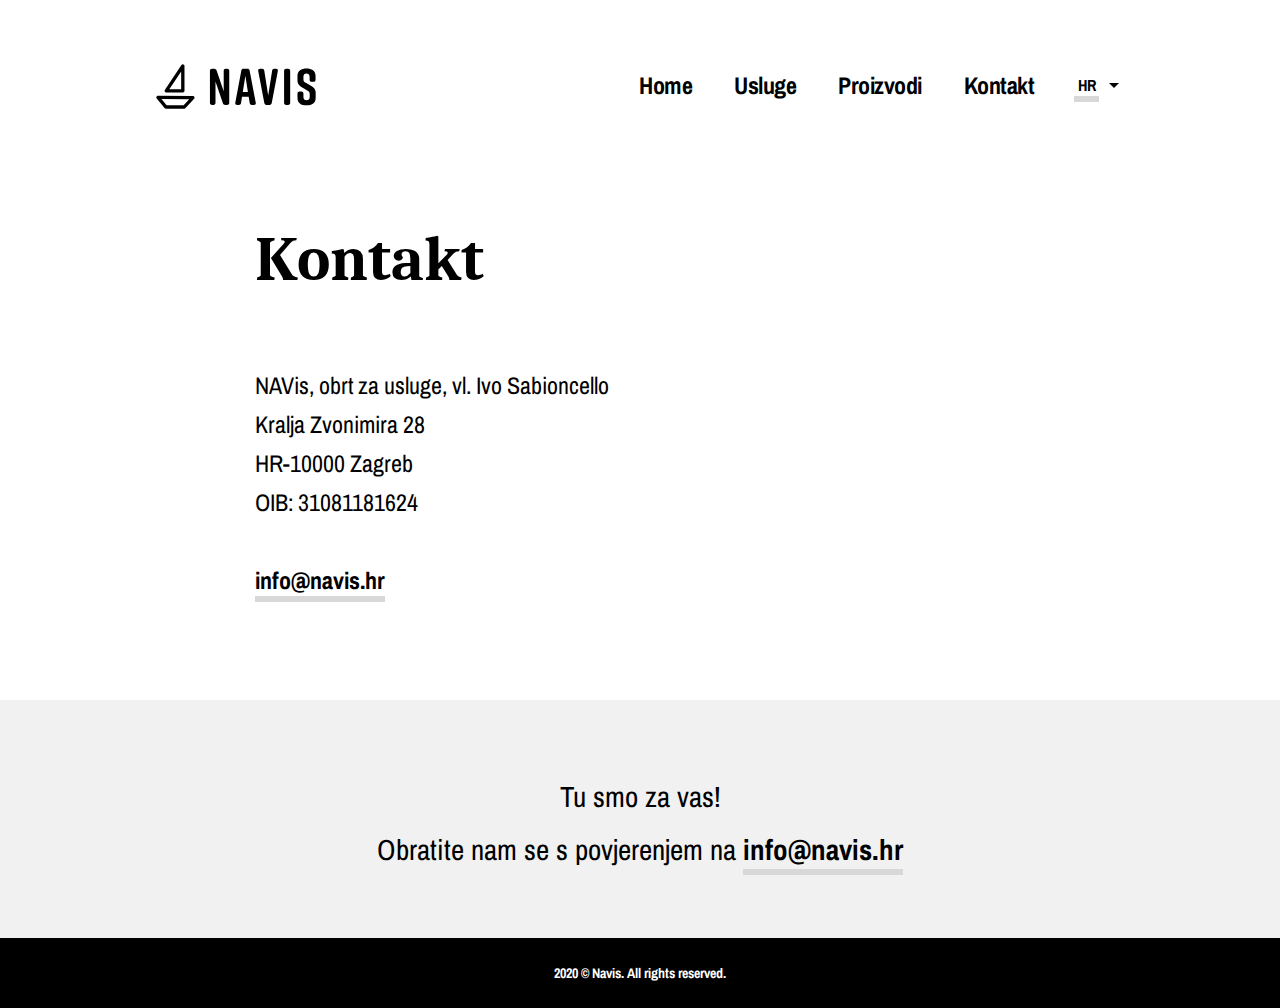
<file: hr/contact.html>
<!DOCTYPE html>
<html lang="hr">
  <head>
    <title>
      Navis - Kontakt
    </title>
    <meta name="viewport" content="width=device-width, initial-scale=1.0">
    <meta charset="utf-8">

    <link rel="apple-touch-icon" type="image/png" sizes="152x152" href="images/navis_favicon_152.png" />
    <link rel="apple-touch-icon" type="image/png" sizes="76x76" href="images/navis_favicon_76.png" />
    <link rel="icon" type="image/png" sizes="32x32" href="images/navis_favicon_32.png" />
    <link href="https://fonts.googleapis.com/css?family=Archivo+Narrow:400,700|Caladea:400,700&amp;display=swap" rel="stylesheet">
    <link rel="stylesheet" type="text/css" href="../css/common.css">
    <link rel="stylesheet" type="text/css" href="../css/services.css">

    <meta name="title" content="Navis" />
    <meta name="description" content="Pružamo usluge razvoja cijelovitih poslovnih riješenja" />
    <meta name="keywords" content="navision nav dynamics nav sql server dms document management system business solutions poslovna rješenja integracija" />

    <meta property="og:url" content="https://www.navis.hr/" />
    <meta property="og:type" content="website" />
    <meta property="og:title" content="Navis" />
    <meta property="og:description" content="Pružamo usluge razvoja cijelovitih poslovnih riješenja" />

    <meta property="og:image" content="images/navis_share.jpg" />
    <meta property="og:image:alt" content="navis share logo image" />
    <meta property="og:image:type" content="image/jpg" />
    <meta property="og:image:width" content="1200" />
    <meta property="og:image:height" content="630" />

    <meta name="twitter:card" content="summary_large_image" />
    <meta name="twitter:image" content="images/navis_share.jpg" />
    <meta name="twitter:image:alt" content="navis share logo image" />
    <meta name="twitter:description" content="Pružamo usluge razvoja cijelovitih poslovnih riješenja" />
  </head>

  <body>
    <header class="header">
      <div class="navigation">
        <a href="/">
          <img
            class="image image__logo"
            src="../images/navis_logo.svg"
            alt="navis logo image"
          >
        </a>
        <ul class="menu">
          <li>
            <a
              class="menu__link"
              href="/"
            >
              Home
            </a>
          </li>
          <li>
            <a
              class="menu__link"
              href="services.html"
            >
              Usluge
            </a>
          </li>
          <li>
            <a
              class="menu__link"
              href="products.html"
            >
              Proizvodi
            </a>
          </li>
          <li>
            <a
              class="menu__link"
              href="contact.html"
            >
              Kontakt
            </a>
          </li>
          <li class="language__container">
            <a
              class="menu__link menu__language"
              href="/"
            >
              <span class="language--selected">
                HR
              </span>
            </a>
            <a
              class="menu__link language__option"
              href="/en"
            >
              EN
            </a>
          </li>
        </ul>

        <div class="menu__container--mobile">
          <form
            class="language__container--mobile"
            action="/en"
            method="get"
          >
            <label
              class="screen_reader"
              for="language__select"
            >
              Odaberite jezik
            </label>
            <select
              id="language__select"
              onchange="this.form.submit()"
            >
              <option>
                HR
              </option>
              <option>
                EN
              </option>
            </select>
          </form>
          <div class="menu__icon">
            <label
              for="menu__toggle"
              class="screen_reader"
            >
              Menu toggle
            </label>
            <input
              id="menu__toggle"
              type="checkbox"
            />
            <span class="menu__line"></span>
            <span class="menu__line"></span>
            <span class="menu__line"></span>

            <ul
              class="menu--mobile"
              style="opacity: 0;"
            >
              <li>
                <a
                  class="menu__link"
                  href="/"
                >
                  Home
                </a>
              </li>
              <li>
                <a
                  class="menu__link"
                  href="services.html"
                >
                  Usluge
                </a>
              </li>
              <li>
                <a
                  class="menu__link"
                  href="products.html"
                >
                  Proizvodi
                </a>
              </li>
              <li>
                <a
                  class="menu__link"
                  href="contact.html"
                >
                  Kontakt
                </a>
              </li>
            </ul>
          </div>
        </div>
      </div>
    </header>

    <div class="content">
      <h1 class="contact__title">
        Kontakt
      </h1>
      <p class="contact__text">
        NAVis, obrt za usluge, vl. Ivo Sabioncello
        <br>
        Kralja Zvonimira 28
        <br>
        HR-10000 Zagreb
        <br>
        OIB: 31081181624
        <br>
        <br>
        <a href="mailto:info@navis.hr">info@navis.hr</a>
      </p>
    </div>

    <footer class="footer">
      <p class="footer__title">
        Tu smo za vas!
      </p>
      <p class="footer__text">
        Obratite nam se s povjerenjem na <a href="mailto:info@navis.hr">info@navis.hr</a>
      </p>
      <p class="footer__copyright">
        2020 &copy; Navis. All rights reserved.
      </p>
    </footer>
  </body>
</html>
</file>
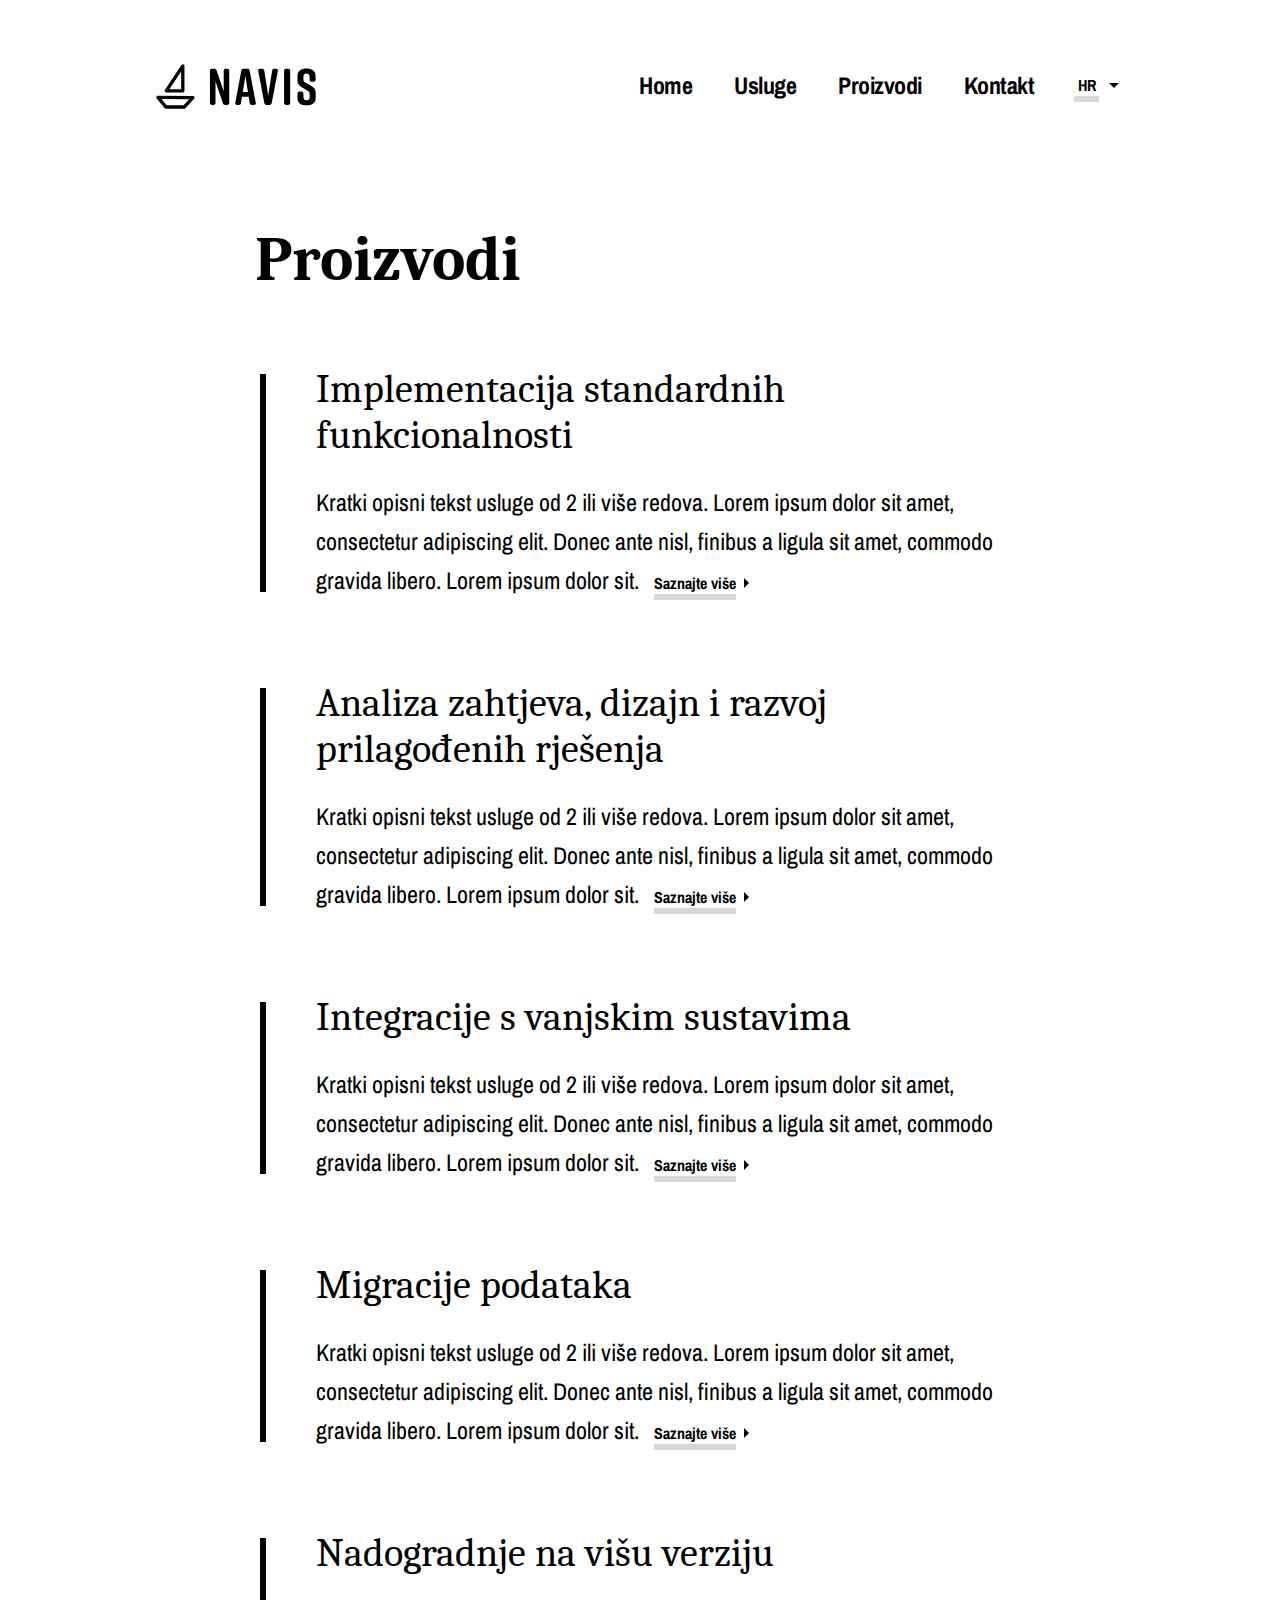
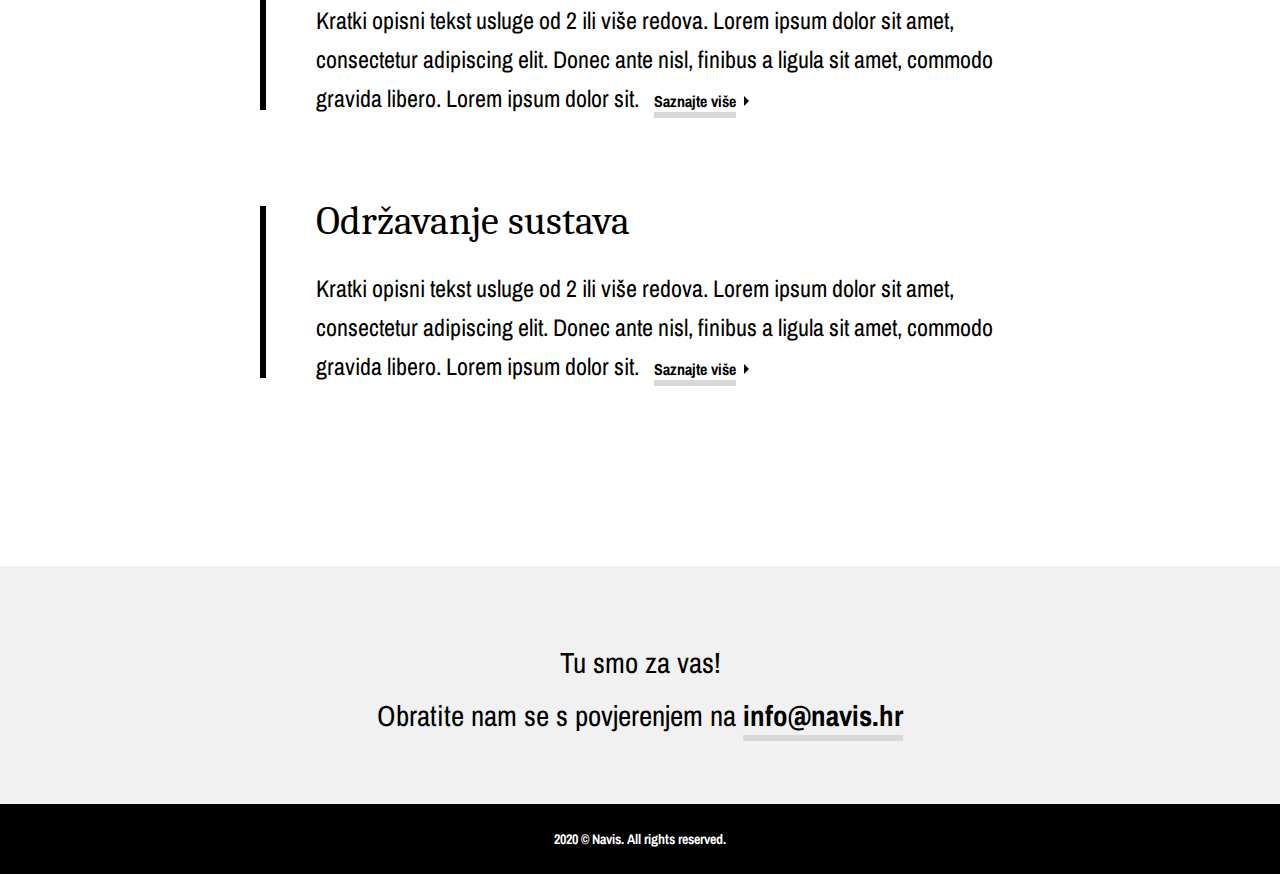
<file: hr/products.html>
<!DOCTYPE html>
<html lang="hr">
  <head>
    <title>
      Navis - Proizvodi
    </title>
    <meta name="viewport" content="width=device-width, initial-scale=1.0">
    <meta charset="utf-8">

    <link rel="apple-touch-icon" type="image/png" sizes="152x152" href="images/navis_favicon_152.png" />
    <link rel="apple-touch-icon" type="image/png" sizes="76x76" href="images/navis_favicon_76.png" />
    <link rel="icon" type="image/png" sizes="32x32" href="images/navis_favicon_32.png" />
    <link href="https://fonts.googleapis.com/css?family=Archivo+Narrow:400,700|Caladea:400,700&amp;display=swap" rel="stylesheet">
    <link rel="stylesheet" type="text/css" href="../css/common.css">
    <link rel="stylesheet" type="text/css" href="../css/services.css">

    <meta name="title" content="Navis" />
    <meta name="description" content="" />
    <meta name="keywords" content="" />

    <meta property="og:url" content="https://www.navis.hr/" />
    <meta property="og:type" content="website" />
    <meta property="og:title" content="Navis" />
    <meta property="og:description" content="" />

    <meta property="og:image" content="" />
    <meta property="og:image:alt" content="" />
    <meta property="og:image:type" content="image/jpeg" />
    <meta property="og:image:width" content="" />
    <meta property="og:image:height" content="" />

    <meta name="twitter:card" content="summary_large_image" />
    <meta name="twitter:image" content="" />
    <meta name="twitter:image:alt" content="" />
    <meta name="twitter:description" content="" />
  </head>

  <body>
    <header class="header">
      <div class="navigation">
        <a href="/">
          <img
            class="image image__logo"
            src="../images/navis_logo.svg"
            alt="navis logo image"
          >
        </a>
        <ul class="menu">
          <li>
            <a
              class="menu__link"
              href="/"
            >
              Home
            </a>
          </li>
          <li>
            <a
              class="menu__link"
              href="services.html"
            >
              Usluge
            </a>
          </li>
          <li>
            <a
              class="menu__link"
              href="products.html"
            >
              Proizvodi
            </a>
          </li>
          <li>
            <a
              class="menu__link"
              href="contact.html"
            >
              Kontakt
            </a>
          </li>
          <li class="language__container">
            <a
              class="menu__link menu__language"
              href="/"
            >
              <span class="language--selected">
                HR
              </span>
            </a>
            <a
              class="menu__link language__option"
              href="/en"
            >
              EN
            </a>
          </li>
        </ul>

        <div class="menu__container--mobile">
          <form
            class="language__container--mobile"
            action="/en"
            method="get"
          >
            <select onchange="this.form.submit()">
              <option>
                HR
              </option>
              <option>
                EN
              </option>
            </select>
          </form>
          <div class="menu__icon">
            <label
              for="menu__toggle"
              class="screen_reader"
            >
              Menu toggle
            </label>
            <input
              id="menu__toggle"
              type="checkbox"
            />
            <span class="menu__line"></span>
            <span class="menu__line"></span>
            <span class="menu__line"></span>

            <ul
              class="menu--mobile"
              style="opacity: 0;"
            >
              <li>
                <a
                  class="menu__link"
                  href="/"
                >
                  Home
                </a>
              </li>
              <li>
                <a
                  class="menu__link"
                  href="services.html"
                >
                  Usluge
                </a>
              </li>
              <li>
                <a
                  class="menu__link"
                  href="products.html"
                >
                  Proizvodi
                </a>
              </li>
              <li>
                <a
                  class="menu__link"
                  href="contact.html"
                >
                  Kontakt
                </a>
              </li>
            </ul>
          </div>
        </div>
      </div>
    </header>

    <div class="content">
      <h1 class="services__title">
        Proizvodi
      </h1>
      <ul class="services__list">
        <li>
          <a
            href="/hr/services/service_template.html"
            class="service__block"
          >
            <h2 class="service__title">
              Implementacija standardnih funkcionalnosti
            </h2>
            <p class="service__text">
              Kratki opisni tekst usluge od 2 ili više redova. Lorem ipsum dolor sit amet, consectetur adipiscing elit. Donec ante nisl, finibus a ligula sit amet, commodo gravida libero. Lorem ipsum dolor sit.
            </p>
            <span class="service__more_link">
              Saznajte više
            </span>
          </a>
        </li>
        <li>
          <a
            href="/hr/services/service_with_image_template.html"
            class="service__block"
          >
          <h2 class="service__title">
            Analiza zahtjeva, dizajn i razvoj prilagođenih rješenja
          </h2>
            <p class="service__text">
              Kratki opisni tekst usluge od 2 ili više redova. Lorem ipsum dolor sit amet, consectetur adipiscing elit. Donec ante nisl, finibus a ligula sit amet, commodo gravida libero. Lorem ipsum dolor sit.
            </p>
            <span class="service__more_link">
              Saznajte više
            </span>
          </a>
        </li>
        <li>
          <a
            href="/hr/services/service_template.html"
            class="service__block"
          >
            <h2 class="service__title">
              Integracije s vanjskim sustavima
            </h2>
            <p class="service__text">
              Kratki opisni tekst usluge od 2 ili više redova. Lorem ipsum dolor sit amet, consectetur adipiscing elit. Donec ante nisl, finibus a ligula sit amet, commodo gravida libero. Lorem ipsum dolor sit.
            </p>
            <span class="service__more_link">
              Saznajte više
            </span>
          </a>
        </li>
        <li>
          <a
            href="/hr/services/service_template.html"
            class="service__block"
          >
            <h2 class="service__title">
              Migracije podataka
            </h2>
            <p class="service__text">
              Kratki opisni tekst usluge od 2 ili više redova. Lorem ipsum dolor sit amet, consectetur adipiscing elit. Donec ante nisl, finibus a ligula sit amet, commodo gravida libero. Lorem ipsum dolor sit.
            </p>
            <span class="service__more_link">
              Saznajte više
            </span>
          </a>
        </li>
        <li>
          <a
            href="/hr/services/service_template.html"
            class="service__block"
          >
            <h2 class="service__title">
              Nadogradnje na višu verziju
            </h2>
            <p class="service__text">
              Kratki opisni tekst usluge od 2 ili više redova. Lorem ipsum dolor sit amet, consectetur adipiscing elit. Donec ante nisl, finibus a ligula sit amet, commodo gravida libero. Lorem ipsum dolor sit.
            </p>
            <span class="service__more_link">
              Saznajte više
            </span>
          </a>
        </li>
        <li>
          <a
            href="/hr/services/service_template.html"
            class="service__block"
          >
            <h2 class="service__title">
              Održavanje sustava
            </h2>
            <p class="service__text">
              Kratki opisni tekst usluge od 2 ili više redova. Lorem ipsum dolor sit amet, consectetur adipiscing elit. Donec ante nisl, finibus a ligula sit amet, commodo gravida libero. Lorem ipsum dolor sit.
            </p>
            <span class="service__more_link">
              Saznajte više
            </span>
          </a>
        </li>
      </ul>
    </div>

    <footer class="footer">
      <p class="footer__title">
        Tu smo za vas!
      </p>
      <p class="footer__text">
        Obratite nam se s povjerenjem na <a href="mailto:info@navis.hr">info@navis.hr</a>
      </p>
      <p class="footer__copyright">
        2020 &copy; Navis. All rights reserved.
      </p>
    </footer>
  </body>
</html>
</file>
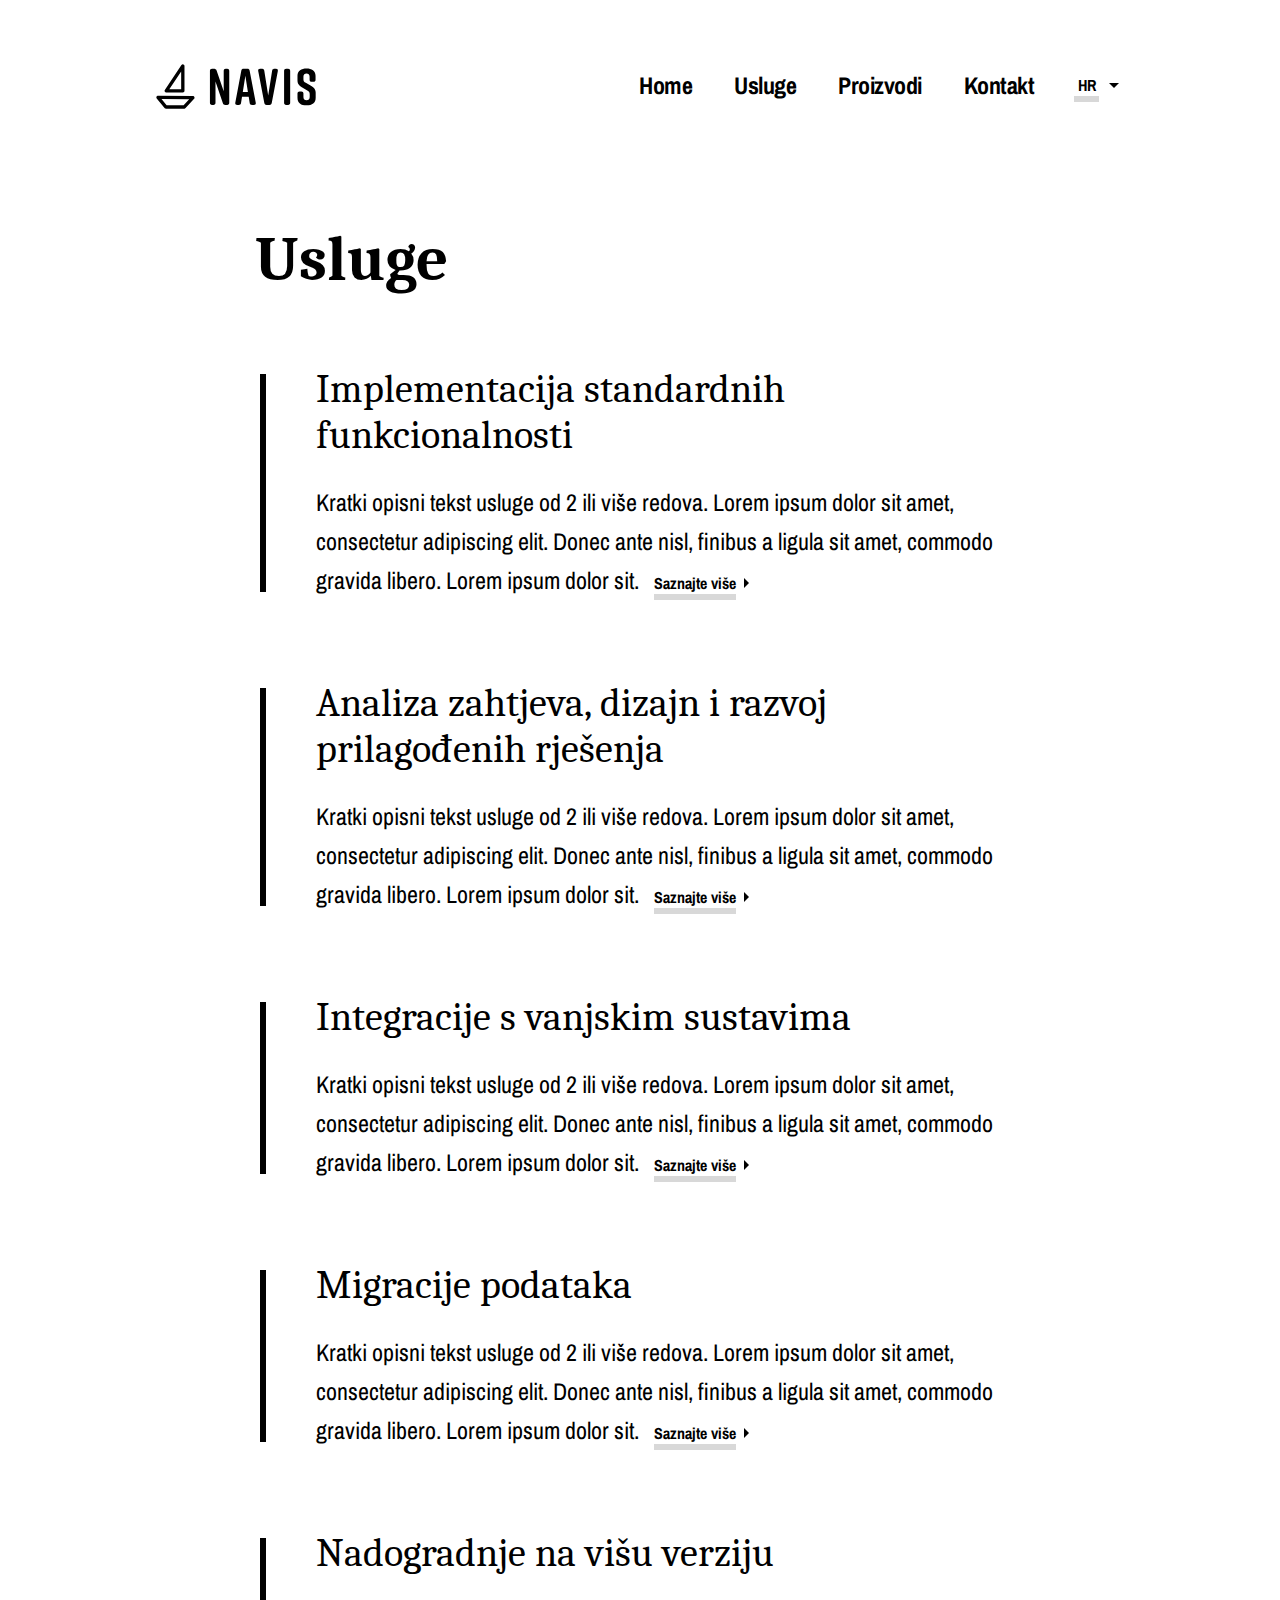
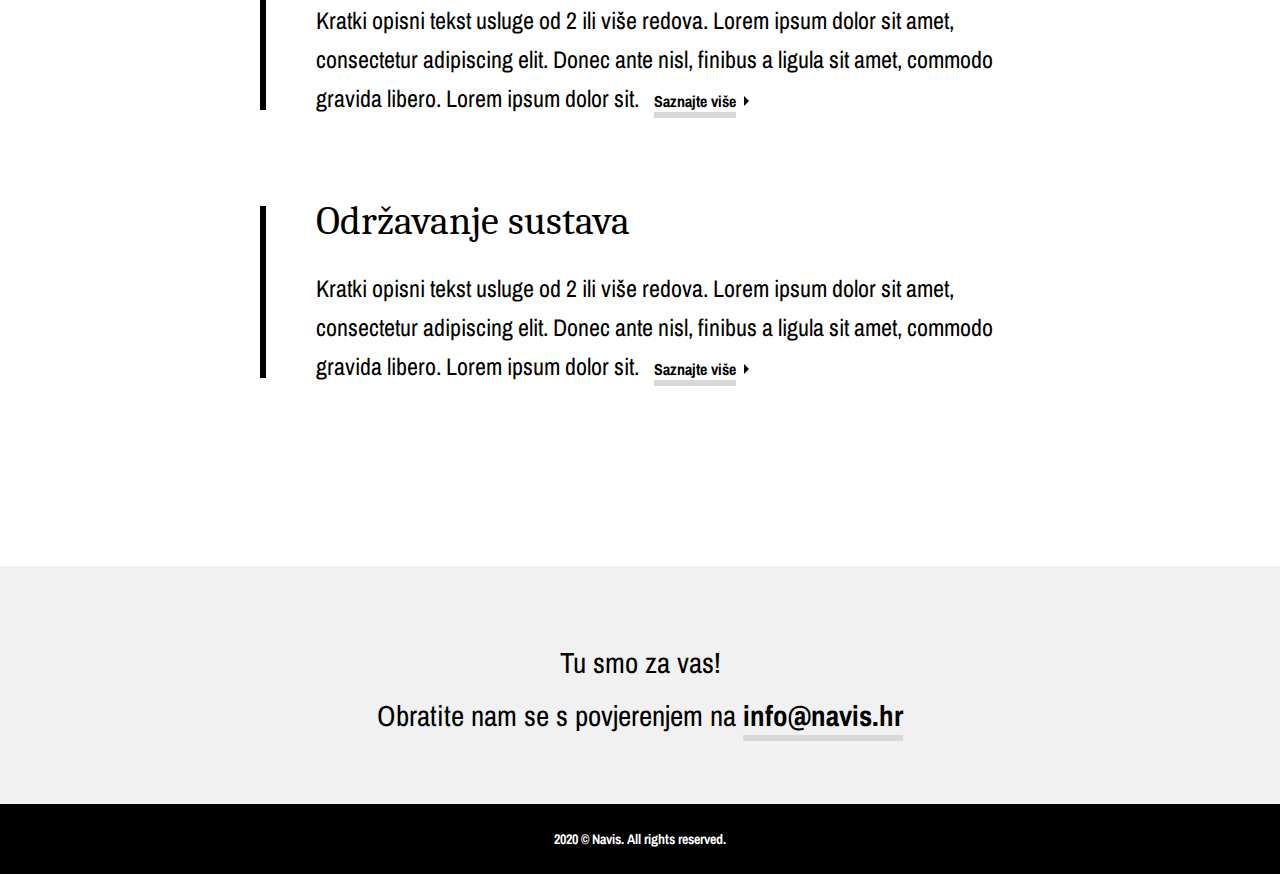
<file: hr/services.html>
<!DOCTYPE html>
<html lang="hr">
  <head>
    <title>
      Navis - Usluge
    </title>
    <meta name="viewport" content="width=device-width, initial-scale=1.0">
    <meta charset="utf-8">

    <link rel="apple-touch-icon" type="image/png" sizes="152x152" href="images/navis_favicon_152.png" />
    <link rel="apple-touch-icon" type="image/png" sizes="76x76" href="images/navis_favicon_76.png" />
    <link rel="icon" type="image/png" sizes="32x32" href="images/navis_favicon_32.png" />
    <link href="https://fonts.googleapis.com/css?family=Archivo+Narrow:400,700|Caladea:400,700&amp;display=swap" rel="stylesheet">
    <link rel="stylesheet" type="text/css" href="../css/common.css">
    <link rel="stylesheet" type="text/css" href="../css/services.css">

    <meta name="title" content="Navis" />
    <meta name="description" content="" />
    <meta name="keywords" content="" />

    <meta property="og:url" content="https://www.navis.hr/" />
    <meta property="og:type" content="website" />
    <meta property="og:title" content="Navis" />
    <meta property="og:description" content="" />

    <meta property="og:image" content="" />
    <meta property="og:image:alt" content="" />
    <meta property="og:image:type" content="image/jpeg" />
    <meta property="og:image:width" content="" />
    <meta property="og:image:height" content="" />

    <meta name="twitter:card" content="summary_large_image" />
    <meta name="twitter:image" content="" />
    <meta name="twitter:image:alt" content="" />
    <meta name="twitter:description" content="" />
  </head>

  <body>
    <header class="header">
      <div class="navigation">
        <a href="/">
          <img
            class="image image__logo"
            src="../images/navis_logo.svg"
            alt="navis logo image"
          >
        </a>
        <ul class="menu">
          <li>
            <a
              class="menu__link"
              href="/"
            >
              Home
            </a>
          </li>
          <li>
            <a
              class="menu__link"
              href="services.html"
            >
              Usluge
            </a>
          </li>
          <li>
            <a
              class="menu__link"
              href="products.html"
            >
              Proizvodi
            </a>
          </li>
          <li>
            <a
              class="menu__link"
              href="contact.html"
            >
              Kontakt
            </a>
          </li>
          <li class="language__container">
            <a
              class="menu__link menu__language"
              href="/"
            >
              <span class="language--selected">
                HR
              </span>
            </a>
            <a
              class="menu__link language__option"
              href="/en"
            >
              EN
            </a>
          </li>
        </ul>

        <div class="menu__container--mobile">
          <form
            class="language__container--mobile"
            action="/en"
            method="get"
          >
            <select onchange="this.form.submit()">
              <option>
                HR
              </option>
              <option>
                EN
              </option>
            </select>
          </form>
          <div class="menu__icon">
            <label
              for="menu__toggle"
              class="screen_reader"
            >
              Menu toggle
            </label>
            <input
              id="menu__toggle"
              type="checkbox"
            />
            <span class="menu__line"></span>
            <span class="menu__line"></span>
            <span class="menu__line"></span>

            <ul class="menu--mobile">
              <li>
                <a
                  class="menu__link"
                  href="/"
                >
                  Home
                </a>
              </li>
              <li>
                <a
                  class="menu__link"
                  href="services.html"
                >
                  Usluge
                </a>
              </li>
              <li>
                <a
                  class="menu__link"
                  href="products.html"
                >
                  Proizvodi
                </a>
              </li>
              <li>
                <a
                  class="menu__link"
                  href="contact.html"
                >
                  Kontakt
                </a>
              </li>
            </ul>
          </div>
        </div>
      </div>
    </header>

    <div class="content">
      <h1 class="services__title">
        Usluge
      </h1>
      <ul class="services__list">
        <li>
          <a
            href="/hr/services/service_template.html"
            class="service__block"
          >
            <h2 class="service__title">
              Implementacija standardnih funkcionalnosti
            </h2>
            <p class="service__text">
              Kratki opisni tekst usluge od 2 ili više redova. Lorem ipsum dolor sit amet, consectetur adipiscing elit. Donec ante nisl, finibus a ligula sit amet, commodo gravida libero. Lorem ipsum dolor sit.
            </p>
            <span class="service__more_link">
              Saznajte više
            </span>
          </a>
        </li>
        <li>
          <a
            href="/hr/services/service_with_image_template.html"
            class="service__block"
          >
          <h2 class="service__title">
            Analiza zahtjeva, dizajn i razvoj prilagođenih rješenja
          </h2>
            <p class="service__text">
              Kratki opisni tekst usluge od 2 ili više redova. Lorem ipsum dolor sit amet, consectetur adipiscing elit. Donec ante nisl, finibus a ligula sit amet, commodo gravida libero. Lorem ipsum dolor sit.
            </p>
            <span class="service__more_link">
              Saznajte više
            </span>
          </a>
        </li>
        <li>
          <a
            href="/hr/services/service_template.html"
            class="service__block"
          >
            <h2 class="service__title">
              Integracije s vanjskim sustavima
            </h2>
            <p class="service__text">
              Kratki opisni tekst usluge od 2 ili više redova. Lorem ipsum dolor sit amet, consectetur adipiscing elit. Donec ante nisl, finibus a ligula sit amet, commodo gravida libero. Lorem ipsum dolor sit.
            </p>
            <span class="service__more_link">
              Saznajte više
            </span>
          </a>
        </li>
        <li>
          <a
            href="/hr/services/service_template.html"
            class="service__block"
          >
            <h2 class="service__title">
              Migracije podataka
            </h2>
            <p class="service__text">
              Kratki opisni tekst usluge od 2 ili više redova. Lorem ipsum dolor sit amet, consectetur adipiscing elit. Donec ante nisl, finibus a ligula sit amet, commodo gravida libero. Lorem ipsum dolor sit.
            </p>
            <span class="service__more_link">
              Saznajte više
            </span>
          </a>
        </li>
        <li>
          <a
            href="/hr/services/service_template.html"
            class="service__block"
          >
            <h2 class="service__title">
              Nadogradnje na višu verziju
            </h2>
            <p class="service__text">
              Kratki opisni tekst usluge od 2 ili više redova. Lorem ipsum dolor sit amet, consectetur adipiscing elit. Donec ante nisl, finibus a ligula sit amet, commodo gravida libero. Lorem ipsum dolor sit.
            </p>
            <span class="service__more_link">
              Saznajte više
            </span>
          </a>
        </li>
        <li>
          <a
            href="/hr/services/service_template.html"
            class="service__block"
          >
            <h2 class="service__title">
              Održavanje sustava
            </h2>
            <p class="service__text">
              Kratki opisni tekst usluge od 2 ili više redova. Lorem ipsum dolor sit amet, consectetur adipiscing elit. Donec ante nisl, finibus a ligula sit amet, commodo gravida libero. Lorem ipsum dolor sit.
            </p>
            <span class="service__more_link">
              Saznajte više
            </span>
          </a>
        </li>
      </ul>
    </div>

    <footer class="footer">
      <p class="footer__title">
        Tu smo za vas!
      </p>
      <p class="footer__text">
        Obratite nam se s povjerenjem na <a href="mailto:info@navis.hr">info@navis.hr</a>
      </p>
      <p class="footer__copyright">
        2020 &copy; Navis. All rights reserved.
      </p>
    </footer>
  </body>
</html>
</file>
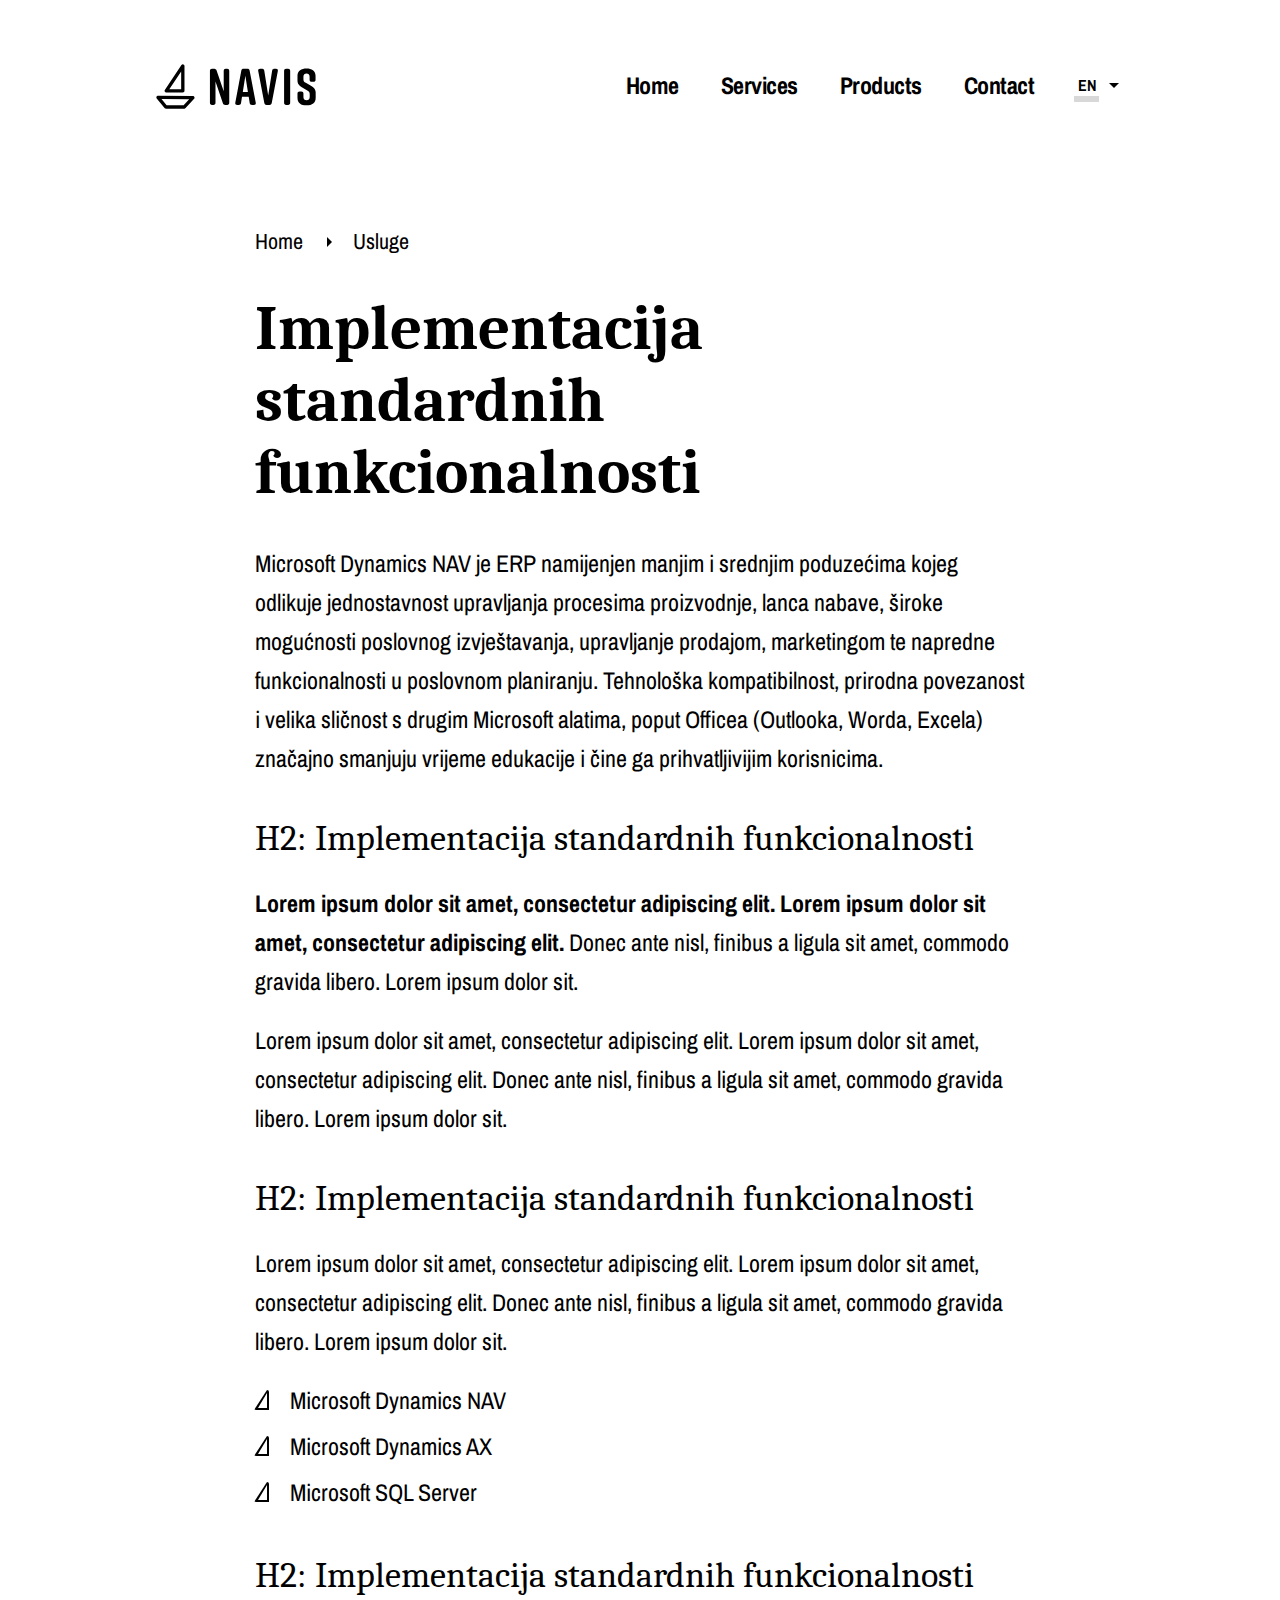
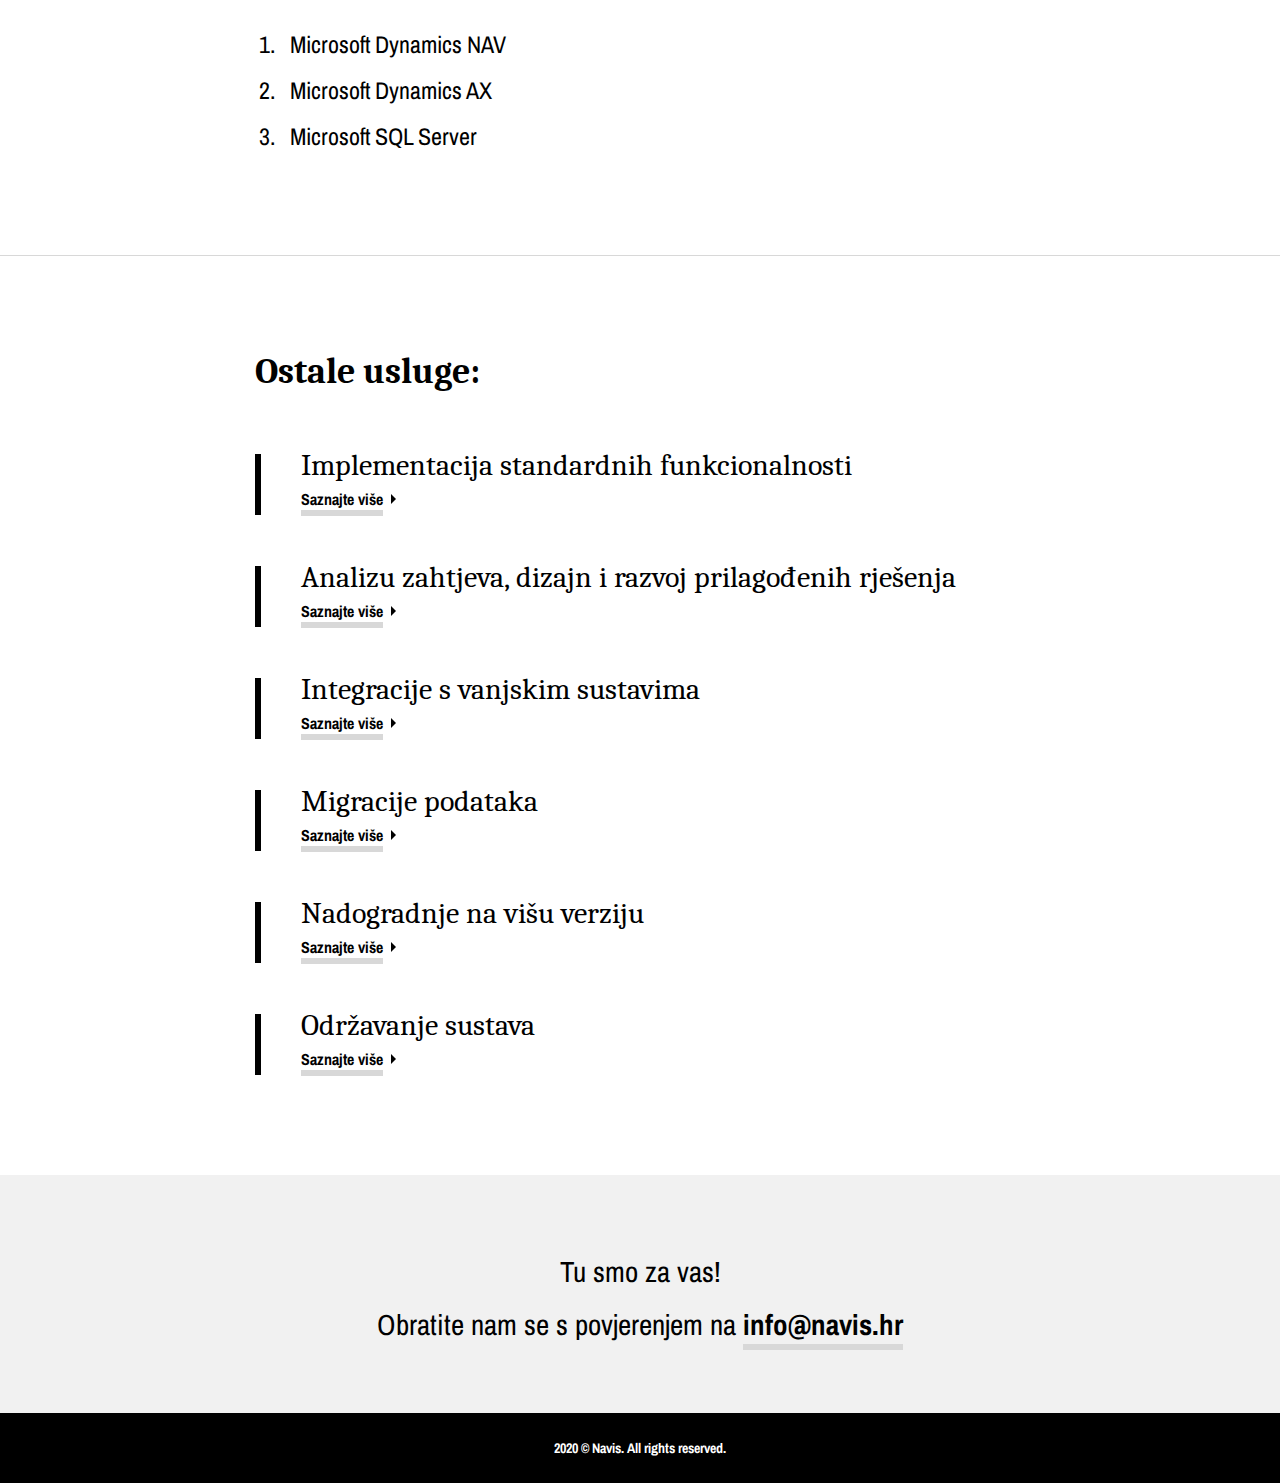
<file: en/services/service_template.html>
<!DOCTYPE html>
<html lang="en">
  <head>
    <title>
      Navis
    </title>
    <meta name="viewport" content="width=device-width, initial-scale=1.0">
    <meta charset="utf-8">

    <link rel="apple-touch-icon" type="image/png" sizes="152x152" href="images/navis_favicon_152.png" />
    <link rel="apple-touch-icon" type="image/png" sizes="76x76" href="images/navis_favicon_76.png" />
    <link rel="icon" type="image/png" sizes="32x32" href="images/navis_favicon_32.png" />
    <link href="https://fonts.googleapis.com/css?family=Archivo+Narrow:400,700|Caladea:400,700&amp;display=swap" rel="stylesheet">
    <link rel="stylesheet" type="text/css" href="../../css/common.css">
    <link rel="stylesheet" type="text/css" href="../../css/services.css">

    <meta name="title" content="Navis" />
    <meta name="description" content="" />
    <meta name="keywords" content="" />

    <meta property="og:url" content="https://www.navis.hr/" />
    <meta property="og:type" content="website" />
    <meta property="og:title" content="Navis" />
    <meta property="og:description" content="" />

    <meta property="og:image" content="" />
    <meta property="og:image:alt" content="" />
    <meta property="og:image:type" content="image/jpeg" />
    <meta property="og:image:width" content="" />
    <meta property="og:image:height" content="" />

    <meta name="twitter:card" content="summary_large_image" />
    <meta name="twitter:image" content="" />
    <meta name="twitter:image:alt" content="" />
    <meta name="twitter:description" content="" />
  </head>

  <body>
    <header class="header">
      <div class="navigation">
        <a href="/">
          <img
            class="image image__logo"
            src="../../images/navis_logo.svg"
            alt="navis logo image"
          >
        </a>
        <ul class="menu">
          <li>
            <a
              class="menu__link"
              href="/"
            >
              Home
            </a>
          </li>
          <li>
            <a
              class="menu__link"
              href="../services.html"
            >
              Services
            </a>
          </li>
          <li>
            <a
              class="menu__link"
              href="../products.html"
            >
              Products
            </a>
          </li>
          <li>
            <a
              class="menu__link"
              href="../contact.html"
            >
              Contact
            </a>
          </li>
          <li class="language__container">
            <a
              class="menu__link menu__language"
              href="/en"
            >
              <span class="language--selected">
                EN
              </span>
            </a>
            <a
              class="menu__link language__option"
              href="/"
            >
              HR
            </a>
          </li>
        </ul>

        <div class="menu__container--mobile">
          <form
            class="language__container--mobile"
            action="/"
            method="get"
          >
            <select onchange="this.form.submit()">
              <option>
                EN
              </option>
              <option>
                HR
              </option>
            </select>
          </form>
          <div class="menu__icon">
            <label
              for="menu__toggle"
              class="screen_reader"
            >
              Menu toggle
            </label>
            <input
              id="menu__toggle"
              type="checkbox"
            />
            <span class="menu__line"></span>
            <span class="menu__line"></span>
            <span class="menu__line"></span>

            <ul class="menu--mobile">
              <li>
                <a
                  class="menu__link"
                  href="/en"
                >
                  Home
                </a>
              </li>
              <li>
                <a
                  class="menu__link"
                  href="../services.html"
                >
                  Services
                </a>
              </li>
              <li>
                <a
                  class="menu__link"
                  href="../products.html"
                >
                  Products
                </a>
              </li>
              <li>
                <a
                  class="menu__link"
                  href="../contact.html"
                >
                  Contact
                </a>
              </li>
            </ul>
          </div>
        </div>
      </div>
    </header>

    <div class="content">
      <div class="content__breadcrumbs">
        <a
          class="breadcrumb__link"
          href="/"
        >
          Home
        </a>
        <a
          class="breadcrumb__link"
          href="../services.html"
        >
          Usluge
        </a>
      </div>
      <div class="content__service">
        <h1>
          Implementacija standardnih funkcionalnosti
        </h1>
        <p>
          Microsoft Dynamics NAV je ERP namijenjen manjim i srednjim poduzećima kojeg odlikuje jednostavnost upravljanja procesima proizvodnje, lanca nabave, široke mogućnosti poslovnog izvještavanja, upravljanje prodajom, marketingom te napredne funkcionalnosti u poslovnom planiranju. Tehnološka kompatibilnost, prirodna povezanost i velika sličnost s drugim Microsoft alatima, poput Officea (Outlooka, Worda, Excela) značajno smanjuju vrijeme edukacije i čine ga prihvatljivijim korisnicima.
        </p>
        <h2>
          H2: Implementacija standardnih funkcionalnosti
        </h2>
        <p>
          <span class="content__text--bold">
            Lorem ipsum dolor sit amet, consectetur adipiscing elit. Lorem ipsum dolor sit amet, consectetur adipiscing elit.
          </span>
          Donec ante nisl, finibus a ligula sit amet, commodo gravida libero. Lorem ipsum dolor sit.
        </p>
        <p>
          Lorem ipsum dolor sit amet, consectetur adipiscing elit. Lorem ipsum dolor sit amet, consectetur adipiscing elit. Donec ante nisl, finibus a ligula sit amet, commodo gravida libero. Lorem ipsum dolor sit.
        </p>
        <h2>
          H2: Implementacija standardnih funkcionalnosti
        </h2>
        <p>
          Lorem ipsum dolor sit amet, consectetur adipiscing elit. Lorem ipsum dolor sit amet, consectetur adipiscing elit. Donec ante nisl, finibus a ligula sit amet, commodo gravida libero. Lorem ipsum dolor sit.
        </p>
        <ul>
          <li>
            Microsoft Dynamics NAV
          </li>
          <li>
            Microsoft Dynamics AX
          </li>
          <li>
            Microsoft SQL Server
          </li>
        </ul>
        <h2>
          H2: Implementacija standardnih funkcionalnosti
        </h2>
        <ol>
          <li>
            Microsoft Dynamics NAV
          </li>
          <li>
            Microsoft Dynamics AX
          </li>
          <li>
            Microsoft SQL Server
          </li>
        </ol>
      </div>
    </div>
    <div class="content__divider"></div>
    <div class="content">
      <div class="content__other_services">
        <h2>
          Ostale usluge:
        </h2>
        <ul class="other_services__list">
          <li>
            <a
              class="service__block"
              href="/en/services/service_template.html"
            >
              <p class="other_service__title">
                Implementacija standardnih funkcionalnosti
              </p>
              <span class="service__more_link other_service__more_link">
                Saznajte više
              </span>
            </a>
          </li>
          <li>
            <a
              class="service__block"
              href="/en/services/service_template.html"
            >
              <p class="other_service__title">
                Analizu zahtjeva, dizajn i razvoj prilagođenih rješenja
              </p>
              <span class="service__more_link other_service__more_link">
                Saznajte više
              </span>
            </a>
          </li>
          <li>
            <a
              class="service__block"
              href="/en/services/service_template.html"
            >
              <p class="other_service__title">
                Integracije s vanjskim sustavima
              </p>
              <span class="service__more_link other_service__more_link">
                Saznajte više
              </span>
            </a>
          </li>
          <li>
            <a
              class="service__block"
              href="/en/services/service_template.html"
            >
              <p class="other_service__title">
                Migracije podataka
              </p>
              <span class="service__more_link other_service__more_link">
                Saznajte više
              </span>
            </a>
          </li>
          <li>
            <a
              class="service__block"
              href="/en/services/service_template.html"
            >
              <p class="other_service__title">
                Nadogradnje na višu verziju
              </p>
              <span class="service__more_link other_service__more_link">
                Saznajte više
              </span>
            </a>
          </li>
          <li>
            <a
              class="service__block"
              href="/en/services/service_template.html"
            >
              <p class="other_service__title">
                Održavanje sustava
              </p>
              <span class="service__more_link other_service__more_link">
                Saznajte više
              </span>
            </a>
          </li>
        </ul>
      </div>
    </div>

    <footer class="footer">
      <p class="footer__title">
        Tu smo za vas!
      </p>
      <p class="footer__text">
        Obratite nam se s povjerenjem na <a href="mailto:info@navis.hr">info@navis.hr</a>
      </p>
      <p class="footer__copyright">
        2020 &copy; Navis. All rights reserved.
      </p>
    </footer>
  </body>
</html>
</file>
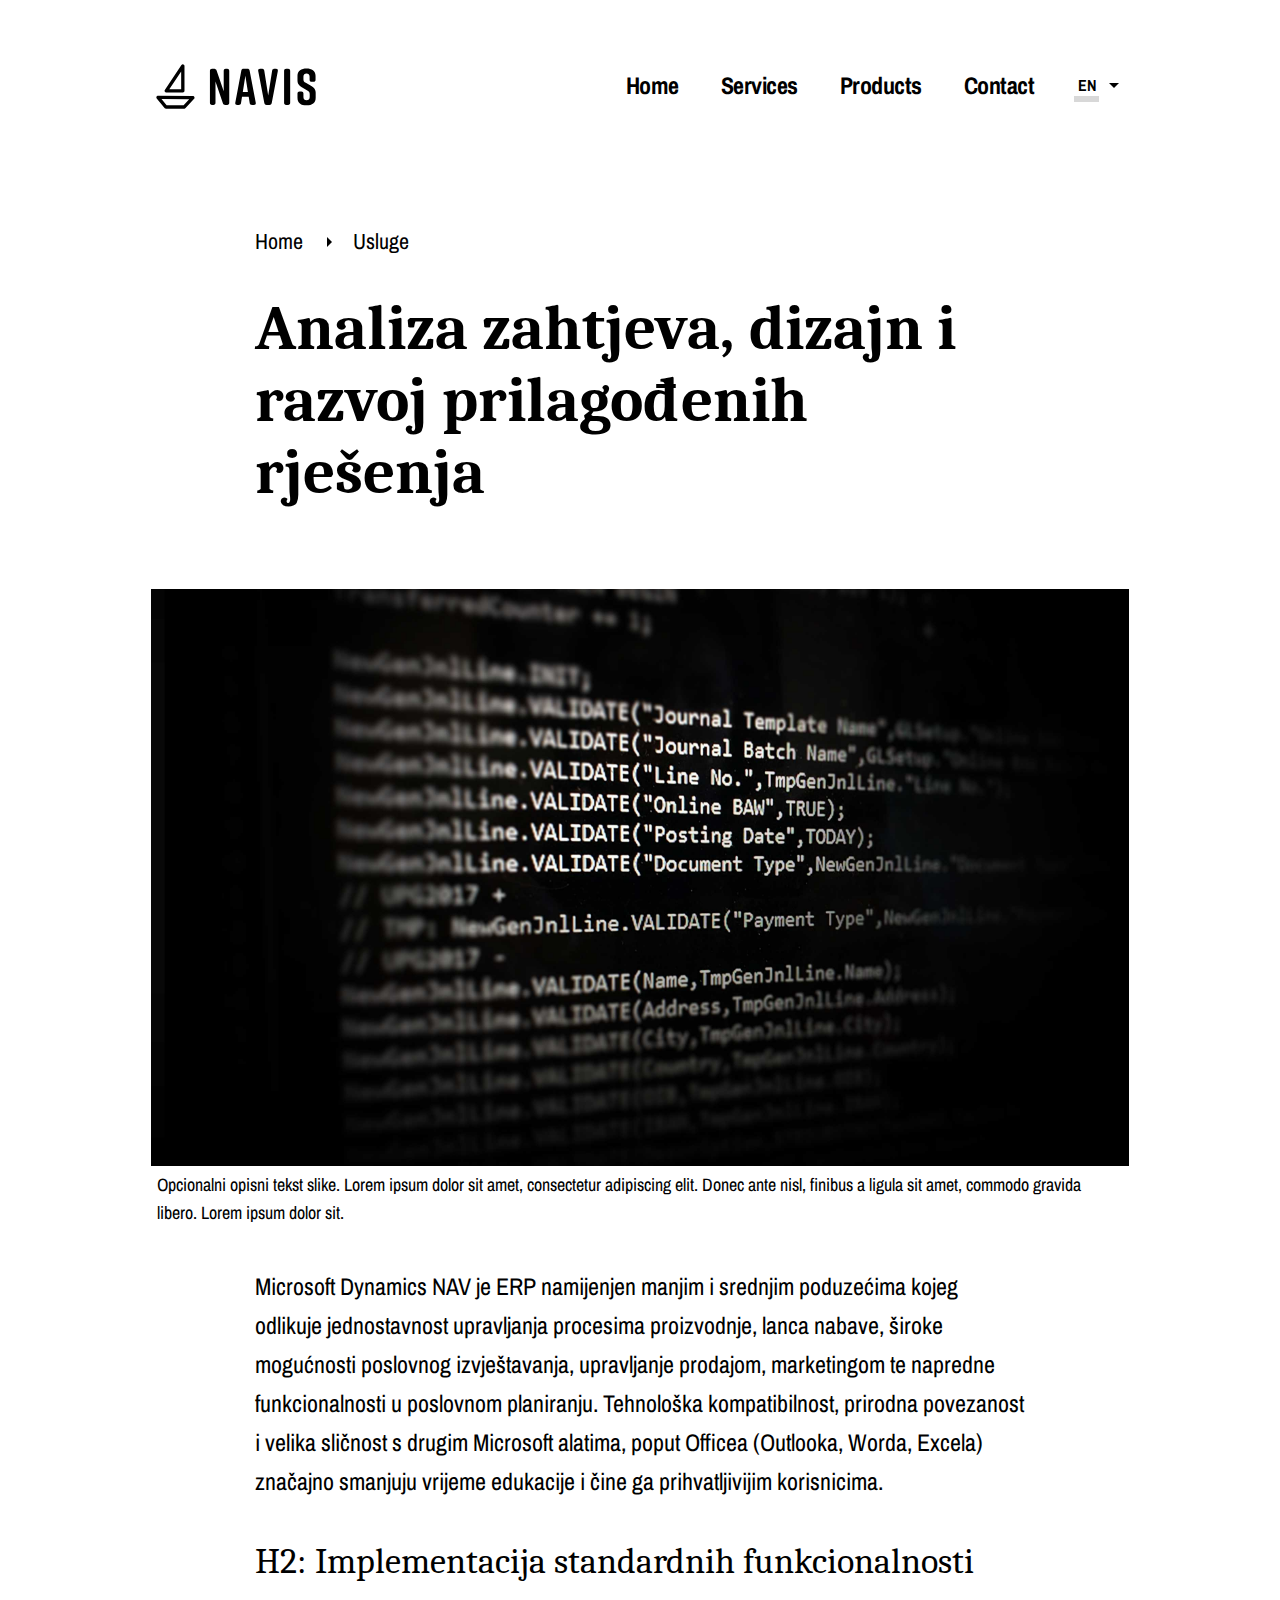
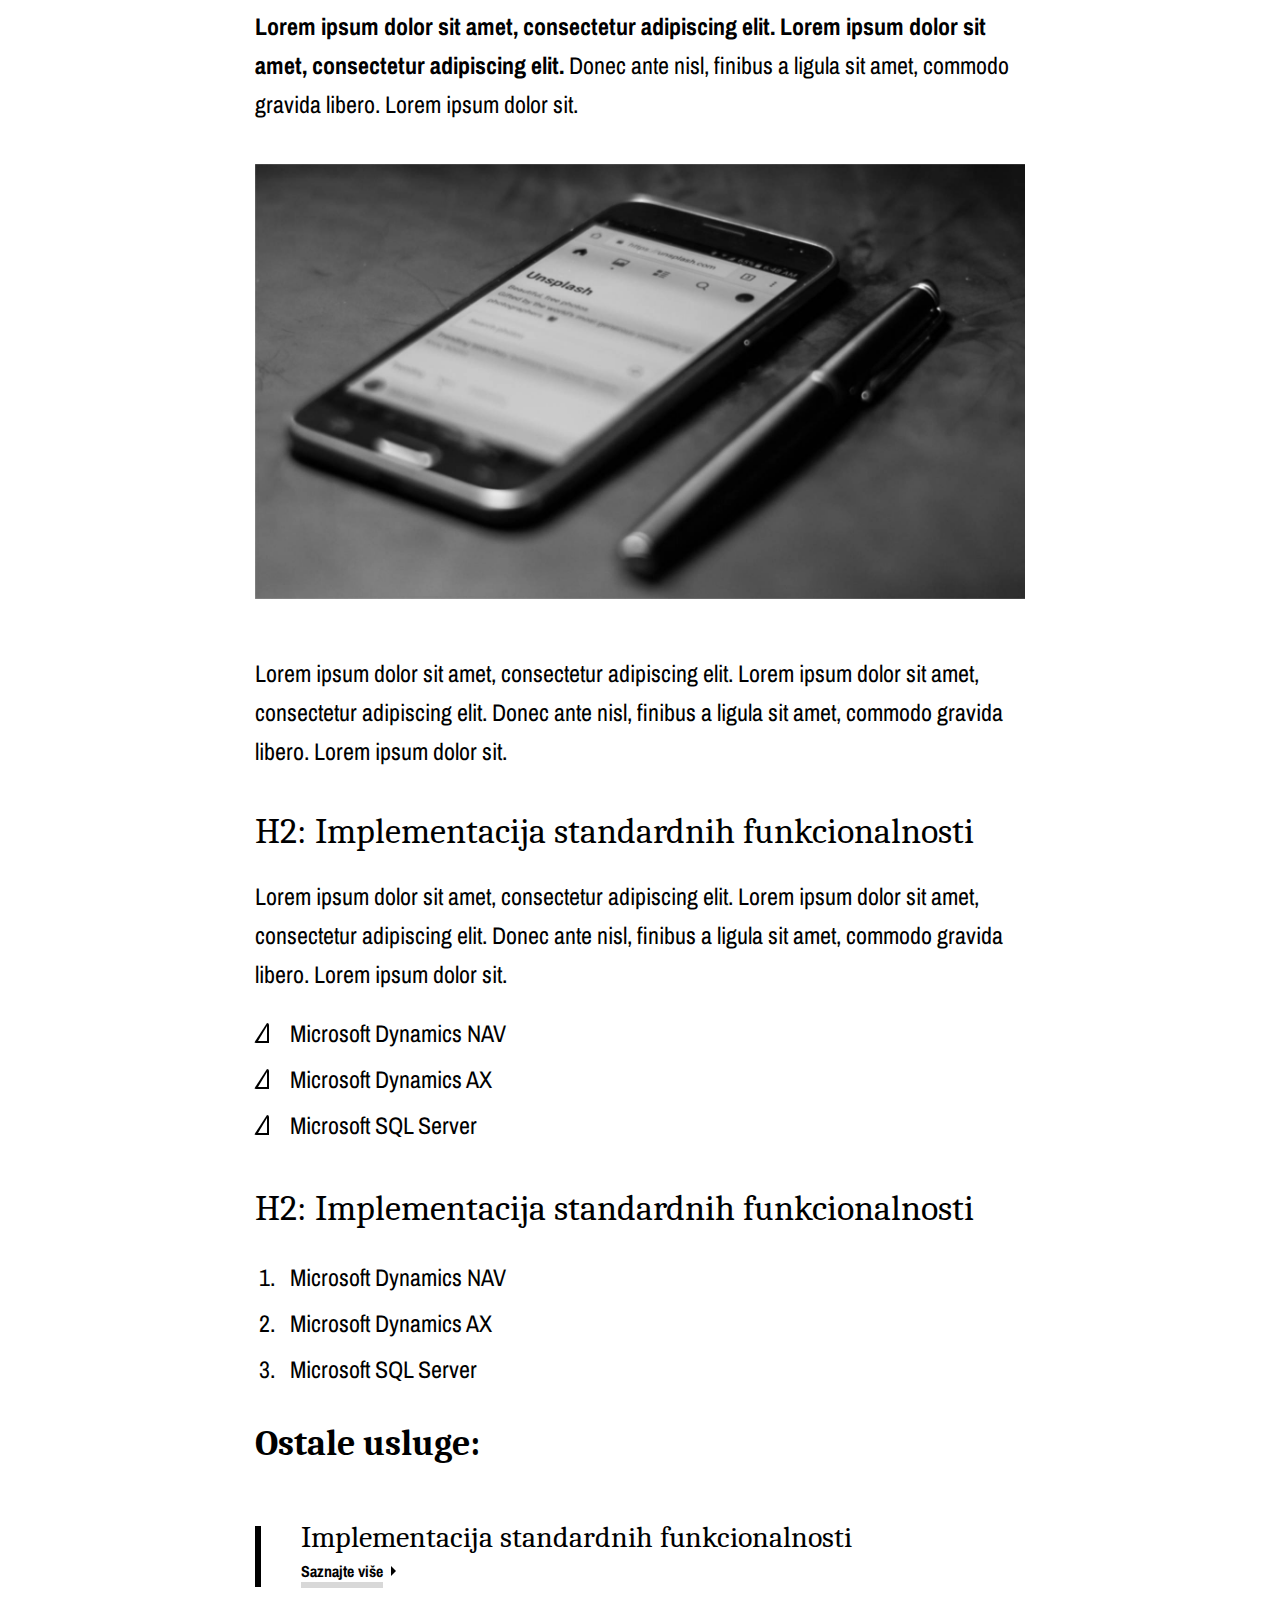
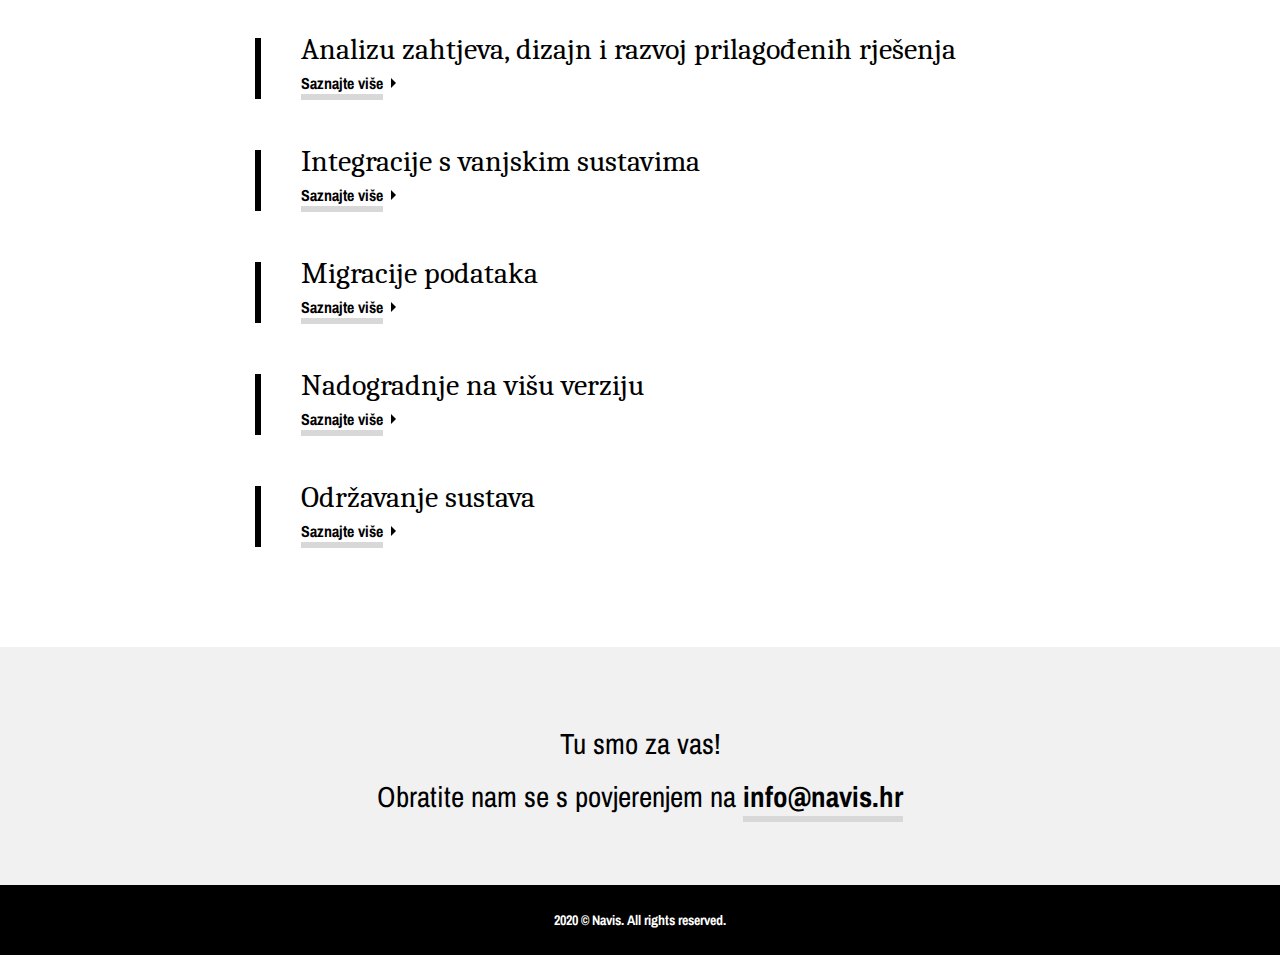
<file: en/services/service_with_image_template.html>
<!DOCTYPE html>
<html lang="en">
  <head>
    <title>
      Navis
    </title>
    <meta name="viewport" content="width=device-width, initial-scale=1.0">
    <meta charset="utf-8">

    <link rel="apple-touch-icon" type="image/png" sizes="152x152" href="images/navis_favicon_152.png" />
    <link rel="apple-touch-icon" type="image/png" sizes="76x76" href="images/navis_favicon_76.png" />
    <link rel="icon" type="image/png" sizes="32x32" href="images/navis_favicon_32.png" />
    <link href="https://fonts.googleapis.com/css?family=Archivo+Narrow:400,700|Caladea:400,700&amp;display=swap" rel="stylesheet">
    <link rel="stylesheet" type="text/css" href="../../css/common.css">
    <link rel="stylesheet" type="text/css" href="../../css/services.css">

    <meta name="title" content="Navis" />
    <meta name="description" content="" />
    <meta name="keywords" content="" />

    <meta property="og:url" content="https://www.navis.hr/" />
    <meta property="og:type" content="website" />
    <meta property="og:title" content="Navis" />
    <meta property="og:description" content="" />

    <meta property="og:image" content="" />
    <meta property="og:image:alt" content="" />
    <meta property="og:image:type" content="image/jpeg" />
    <meta property="og:image:width" content="" />
    <meta property="og:image:height" content="" />

    <meta name="twitter:card" content="summary_large_image" />
    <meta name="twitter:image" content="" />
    <meta name="twitter:image:alt" content="" />
    <meta name="twitter:description" content="" />
  </head>

  <body>
    <header class="header">
      <div class="navigation">
        <a href="/">
          <img
            class="image image__logo"
            src="../../images/navis_logo.svg"
            alt="navis logo image"
          >
        </a>
        <ul class="menu">
          <li>
            <a
              class="menu__link"
              href="/"
            >
              Home
            </a>
          </li>
          <li>
            <a
              class="menu__link"
              href="../services.html"
            >
              Services
            </a>
          </li>
          <li>
            <a
              class="menu__link"
              href="../products.html"
            >
              Products
            </a>
          </li>
          <li>
            <a
              class="menu__link"
              href="../contact.html"
            >
              Contact
            </a>
          </li>
          <li class="language__container">
            <a
              class="menu__link menu__language"
              href="/en"
            >
              <span class="language--selected">
                EN
              </span>
            </a>
            <a
              class="menu__link language__option"
              href="/"
            >
              HR
            </a>
          </li>
        </ul>
      </div>
    </header>

    <div class="content">
      <div class="content__breadcrumbs">
        <a
          class="breadcrumb__link"
          href="/"
        >
          Home
        </a>
        <a
          class="breadcrumb__link"
          href="../services.html"
        >
          Usluge
        </a>
      </div>
      <div class="content__service">
        <h1>
          Analiza zahtjeva, dizajn i razvoj prilagođenih rješenja
        </h1>
      </div>
    </div>

    <div class="content__lead_image">
      <img
        class="image image__lead"
        src="../../images/code.jpg"
        alt="slika usluge kod"
      >
      <p class="lead_image__description">
        Opcionalni opisni tekst slike. Lorem ipsum dolor sit amet, consectetur adipiscing elit. Donec ante nisl, finibus a ligula sit amet, commodo gravida libero. Lorem ipsum dolor sit.
      </p>
    </div>
    <div class="content">
      <div class="content__service">
        <p>
          Microsoft Dynamics NAV je ERP namijenjen manjim i srednjim poduzećima kojeg odlikuje jednostavnost upravljanja procesima proizvodnje, lanca nabave, široke mogućnosti poslovnog izvještavanja, upravljanje prodajom, marketingom te napredne funkcionalnosti u poslovnom planiranju. Tehnološka kompatibilnost, prirodna povezanost i velika sličnost s drugim Microsoft alatima, poput Officea (Outlooka, Worda, Excela) značajno smanjuju vrijeme edukacije i čine ga prihvatljivijim korisnicima.
        </p>
        <h2>
          H2: Implementacija standardnih funkcionalnosti
        </h2>
        <p>
          <span class="content__text--bold">
            Lorem ipsum dolor sit amet, consectetur adipiscing elit. Lorem ipsum dolor sit amet, consectetur adipiscing elit.
          </span>
          Donec ante nisl, finibus a ligula sit amet, commodo gravida libero. Lorem ipsum dolor sit.
        </p>
        <img
          class="image image__body"
          src="../../images/smartphone.jpg"
          alt="slika usluge smartphone"
        >
        <p>
          Lorem ipsum dolor sit amet, consectetur adipiscing elit. Lorem ipsum dolor sit amet, consectetur adipiscing elit. Donec ante nisl, finibus a ligula sit amet, commodo gravida libero. Lorem ipsum dolor sit.
        </p>
        <h2>
          H2: Implementacija standardnih funkcionalnosti
        </h2>
        <p>
          Lorem ipsum dolor sit amet, consectetur adipiscing elit. Lorem ipsum dolor sit amet, consectetur adipiscing elit. Donec ante nisl, finibus a ligula sit amet, commodo gravida libero. Lorem ipsum dolor sit.
        </p>
        <ul>
          <li>
            Microsoft Dynamics NAV
          </li>
          <li>
            Microsoft Dynamics AX
          </li>
          <li>
            Microsoft SQL Server
          </li>
        </ul>
        <h2>
          H2: Implementacija standardnih funkcionalnosti
        </h2>
        <ol>
          <li>
            Microsoft Dynamics NAV
          </li>
          <li>
            Microsoft Dynamics AX
          </li>
          <li>
            Microsoft SQL Server
          </li>
        </ol>
      </div>
      <div class="content__other_services">
        <h2>
          Ostale usluge:
        </h2>
        <ul class="other_services__list">
          <li>
            <a
              class="service__block"
              href="/en/services/service_template.html"
            >
              <p class="other_service__title">
                Implementacija standardnih funkcionalnosti
              </p>
              <span class="service__more_link other_service__more_link">
                Saznajte više
              </span>
            </a>
          </li>
          <li>
            <a
              class="service__block"
              href="/en/services/service_template.html"
            >
              <p class="other_service__title">
                Analizu zahtjeva, dizajn i razvoj prilagođenih rješenja
              </p>
              <span class="service__more_link other_service__more_link">
                Saznajte više
              </span>
            </a>
          </li>
          <li>
            <a
              class="service__block"
              href="/en/services/service_template.html"
            >
              <p class="other_service__title">
                Integracije s vanjskim sustavima
              </p>
              <span class="service__more_link other_service__more_link">
                Saznajte više
              </span>
            </a>
          </li>
          <li>
            <a
              class="service__block"
              href="/en/services/service_template.html"
            >
              <p class="other_service__title">
                Migracije podataka
              </p>
              <span class="service__more_link other_service__more_link">
                Saznajte više
              </span>
            </a>
          </li>
          <li>
            <a
              class="service__block"
              href="/en/services/service_template.html"
            >
              <p class="other_service__title">
                Nadogradnje na višu verziju
              </p>
              <span class="service__more_link other_service__more_link">
                Saznajte više
              </span>
            </a>
          </li>
          <li>
            <a
              class="service__block"
              href="/en/services/service_template.html"
            >
              <p class="other_service__title">
                Održavanje sustava
              </p>
              <span class="service__more_link other_service__more_link">
                Saznajte više
              </span>
            </a>
          </li>
        </ul>
      </div>
    </div>

    <footer class="footer">
      <p class="footer__title">
        Tu smo za vas!
      </p>
      <p class="footer__text">
        Obratite nam se s povjerenjem na <a href="mailto:info@navis.hr">info@navis.hr</a>
      </p>
      <p class="footer__copyright">
        2020 &copy; Navis. All rights reserved.
      </p>
    </footer>
  </body>
</html>
</file>
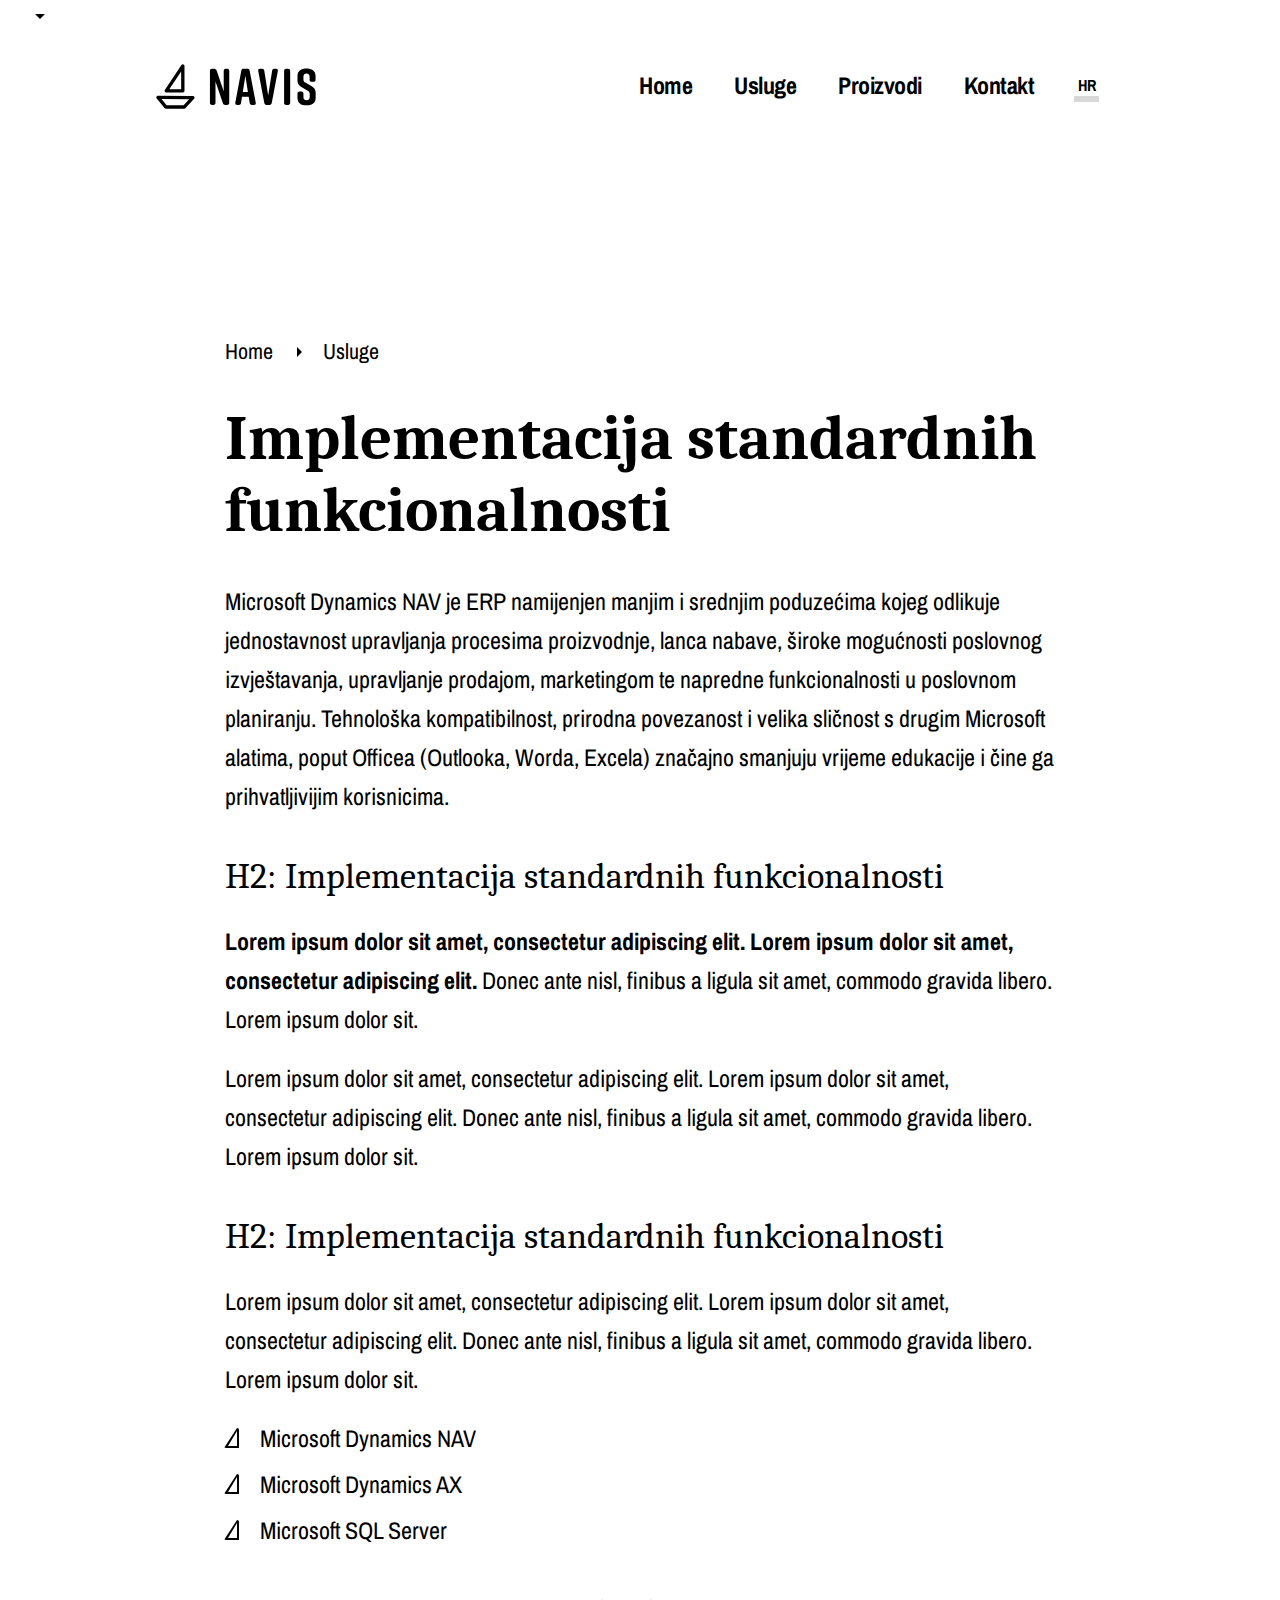
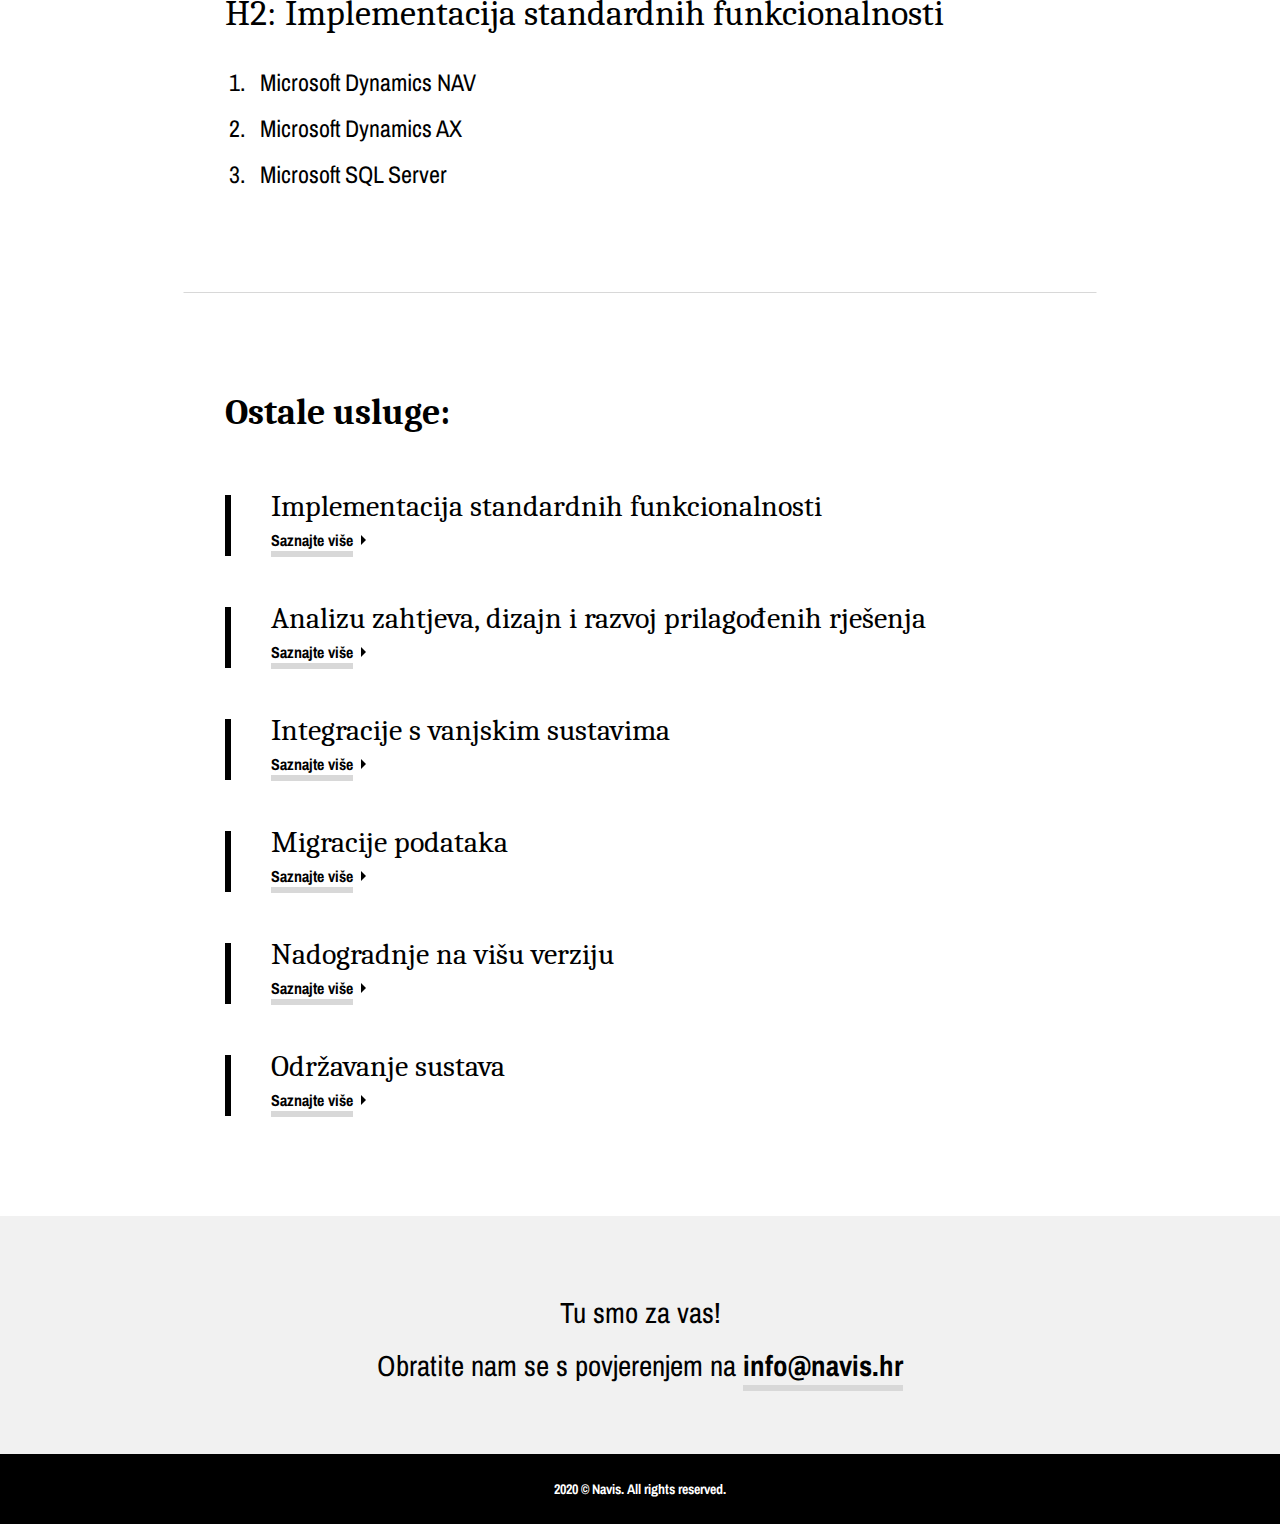
<file: hr/services/service1.html>
<!DOCTYPE html>
<html lang="hr">
  <head>
    <title>
      Navis
    </title>
    <meta name="viewport" content="width=device-width, initial-scale=1.0">
    <meta charset="utf-8">

    <link rel="apple-touch-icon" type="image/png" sizes="152x152" href="#" />
    <link rel="apple-touch-icon" type="image/png" sizes="76x76" href="#" />
    <link rel="icon" type="image/png" sizes="32x32" href="#" />
    <link href="https://fonts.googleapis.com/css?family=Archivo+Narrow:400,700|Caladea:400,700&amp;display=swap" rel="stylesheet">
    <link rel="stylesheet" type="text/css" href="../../assets/common.css">
    <link rel="stylesheet" type="text/css" href="../../assets/services.css">

    <meta name="title" content="" />
    <meta name="description" content="" />
    <meta name="keywords" content="" />

    <meta property="og:url" content="" />
    <meta property="og:type" content="website" />
    <meta property="og:title" content="" />
    <meta property="og:description" content="" />

    <meta property="og:image" content="" />
    <meta property="og:image:alt" content="" />
    <meta property="og:image:type" content="image/jpeg" />
    <meta property="og:image:width" content="" />
    <meta property="og:image:height" content="" />

    <meta name="twitter:card" content="summary_large_image" />
    <meta name="twitter:image" content="" />
    <meta name="twitter:image:alt" content="" />
    <meta name="twitter:description" content="" />
  </head>

  <body>
    <header class="header">
      <div class="navigation">
        <a href="/">
          <img
            class="image image__logo"
            src="../../images/navis_logo.svg"
            alt="navis logo image"
          >
        </a>
        <ul class="menu">
          <li>
            <a
              class="menu__link"
              href="/"
            >
              Home
            </a>
          </li>
          <li>
            <a
              class="menu__link"
              href="../services.html"
            >
              Usluge
            </a>
          </li>
          <li>
            <a
              class="menu__link"
              href="../products.html"
            >
              Proizvodi
            </a>
          </li>
          <li>
            <a
              class="menu__link"
              href="../contact.html"
            >
              Kontakt
            </a>
          </li>
          <li>
            <a
              class="menu__link menu__language"
              href="/"
            >
              <span class="language--selected">
                HR
              </span>
            </a>
          </li>
        </ul>
      </div>
    </header>

    <div class="content">
      <div class="content__breadcrumbs">
        <a
          class="breadcrumb__link"
          href="/"
        >
          Home
        </a>
        <a
          class="breadcrumb__link"
          href="../services.html"
        >
          Usluge
        </a>
      </div>
      <div class="content__service">
        <h1>
          Implementacija standardnih funkcionalnosti
        </h1>
        <p>
          Microsoft Dynamics NAV je ERP namijenjen manjim i srednjim poduzećima kojeg odlikuje jednostavnost upravljanja procesima proizvodnje, lanca nabave, široke mogućnosti poslovnog izvještavanja, upravljanje prodajom, marketingom te napredne funkcionalnosti u poslovnom planiranju. Tehnološka kompatibilnost, prirodna povezanost i velika sličnost s drugim Microsoft alatima, poput Officea (Outlooka, Worda, Excela) značajno smanjuju vrijeme edukacije i čine ga prihvatljivijim korisnicima.
        </p>
        <h2>
          H2: Implementacija standardnih funkcionalnosti
        </h2>
        <p>
          <span class="content__text--bold">
            Lorem ipsum dolor sit amet, consectetur adipiscing elit. Lorem ipsum dolor sit amet, consectetur adipiscing elit.
          </span>
          Donec ante nisl, finibus a ligula sit amet, commodo gravida libero. Lorem ipsum dolor sit.
        </p>
        <p>
          Lorem ipsum dolor sit amet, consectetur adipiscing elit. Lorem ipsum dolor sit amet, consectetur adipiscing elit. Donec ante nisl, finibus a ligula sit amet, commodo gravida libero. Lorem ipsum dolor sit.
        </p>
        <h2>
          H2: Implementacija standardnih funkcionalnosti
        </h2>
        <p>
          Lorem ipsum dolor sit amet, consectetur adipiscing elit. Lorem ipsum dolor sit amet, consectetur adipiscing elit. Donec ante nisl, finibus a ligula sit amet, commodo gravida libero. Lorem ipsum dolor sit.
        </p>
        <ul>
          <li>
            Microsoft Dynamics NAV
          </li>
          <li>
            Microsoft Dynamics AX
          </li>
          <li>
            Microsoft SQL Server
          </li>
        </ul>
        <h2>
          H2: Implementacija standardnih funkcionalnosti
        </h2>
        <ol>
          <li>
            Microsoft Dynamics NAV
          </li>
          <li>
            Microsoft Dynamics AX
          </li>
          <li>
            Microsoft SQL Server
          </li>
        </ol>
      </div>
      <div class="content__other_services">
        <h2>
          Ostale usluge:
        </h2>
        <ul class="other_services__list">
          <li>
            <p class="other_service__title">
              Implementacija standardnih funkcionalnosti
            </p>
            <a
              class="service__more_link other_service__more_link"
              href="/hr/services/service1.html"
            >
              Saznajte više
            </a>
          </li>
          <li>
            <p class="other_service__title">
              Analizu zahtjeva, dizajn i razvoj prilagođenih rješenja
            </p>
            <a
              class="service__more_link other_service__more_link"
              href="/hr/services/service1.html"
            >
              Saznajte više
            </a>
          </li>
          <li>
            <p class="other_service__title">
              Integracije s vanjskim sustavima
            </p>
            <a
              class="service__more_link other_service__more_link"
              href="/hr/services/service1.html"
            >
              Saznajte više
            </a>
          </li>
          <li>
            <p class="other_service__title">
              Migracije podataka
            </p>
            <a
              class="service__more_link other_service__more_link"
              href="/hr/services/service1.html"
            >
              Saznajte više
            </a>
          </li>
          <li>
            <p class="other_service__title">
              Nadogradnje na višu verziju
            </p>
            <a
              class="service__more_link other_service__more_link"
              href="/hr/services/service1.html"
            >
              Saznajte više
            </a>
          </li>
          <li>
            <p class="other_service__title">
              Održavanje sustava
            </p>
            <a
              class="service__more_link other_service__more_link"
              href="/hr/services/service1.html"
            >
              Saznajte više
            </a>
          </li>
        </ul>
      </div>
    </div>

    <footer class="footer">
      <p class="footer__title">
        Tu smo za vas!
      </p>
      <p class="footer__text">
        Obratite nam se s povjerenjem na <a href="mailto:info@navis.hr">info@navis.hr</a>
      </p>
      <p class="footer__copyright">
        2020 &copy; Navis. All rights reserved.
      </p>
    </footer>
  </body>
</html>
</file>
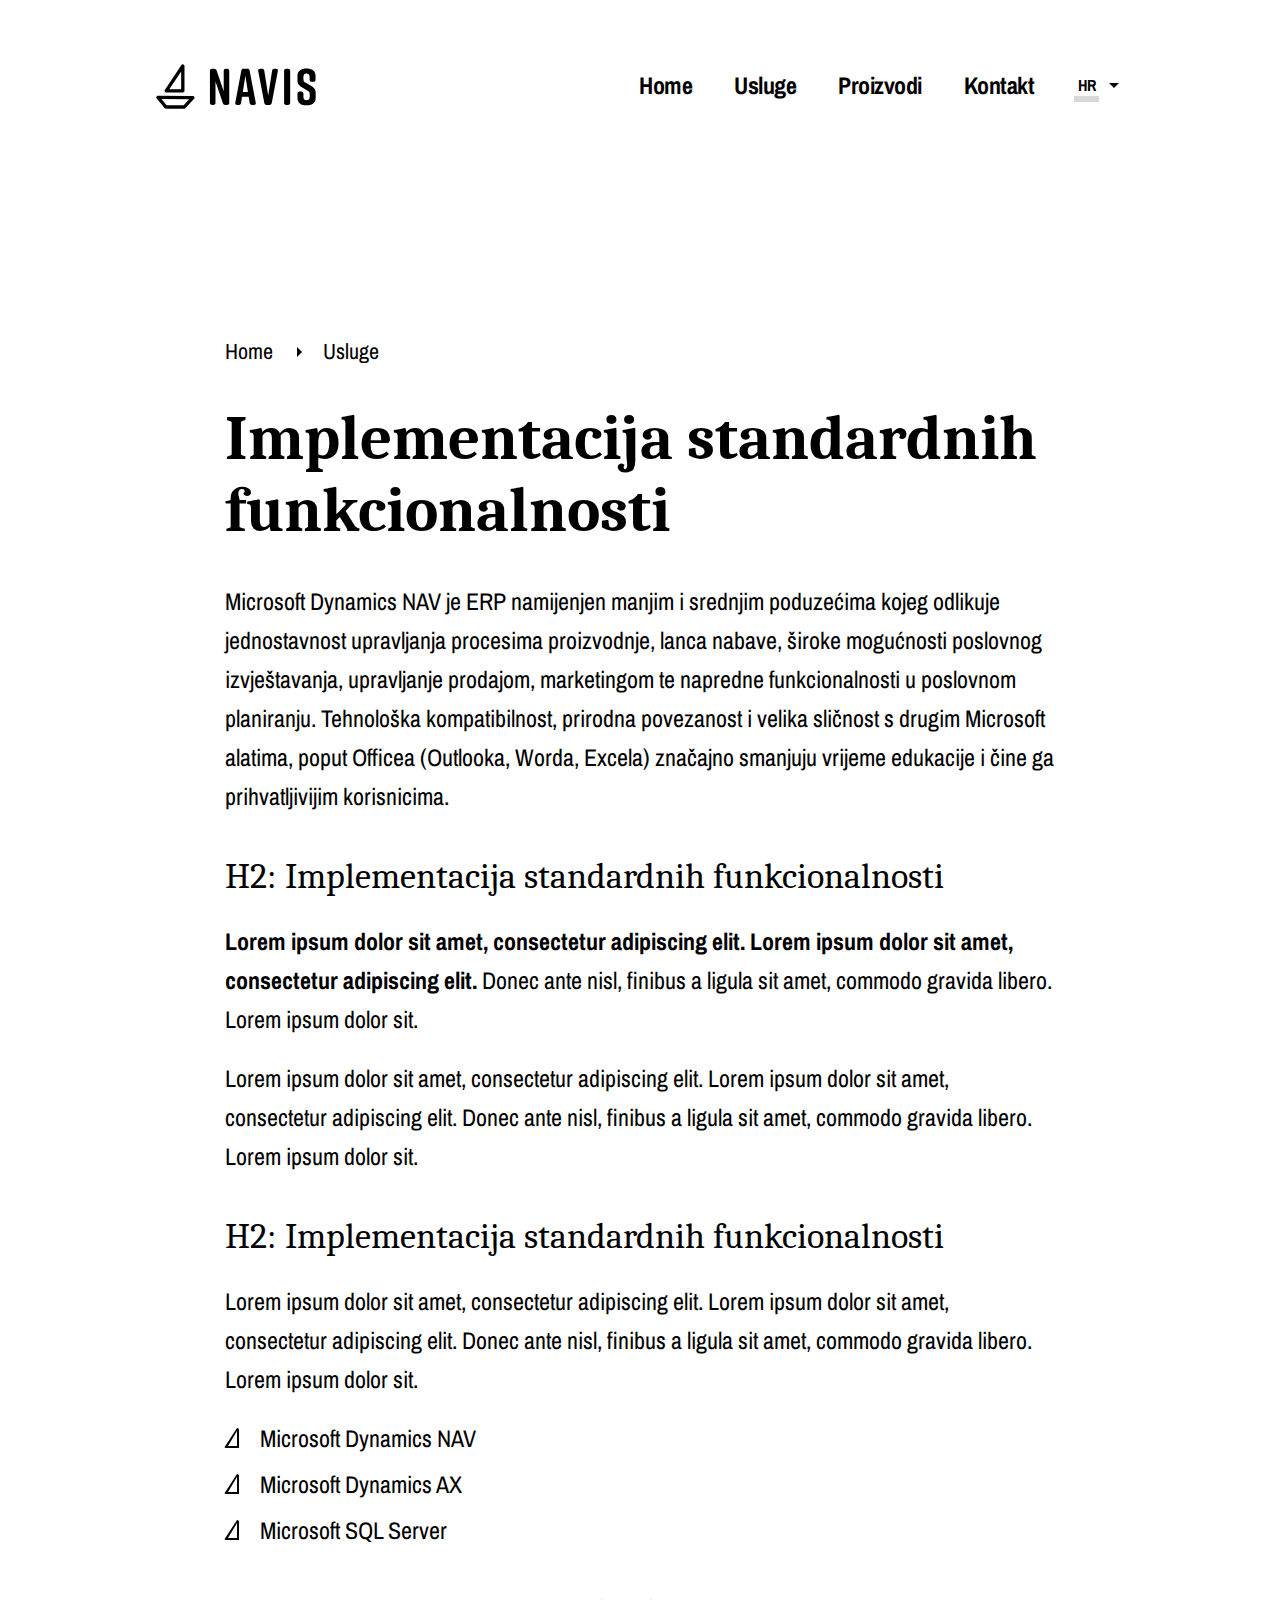
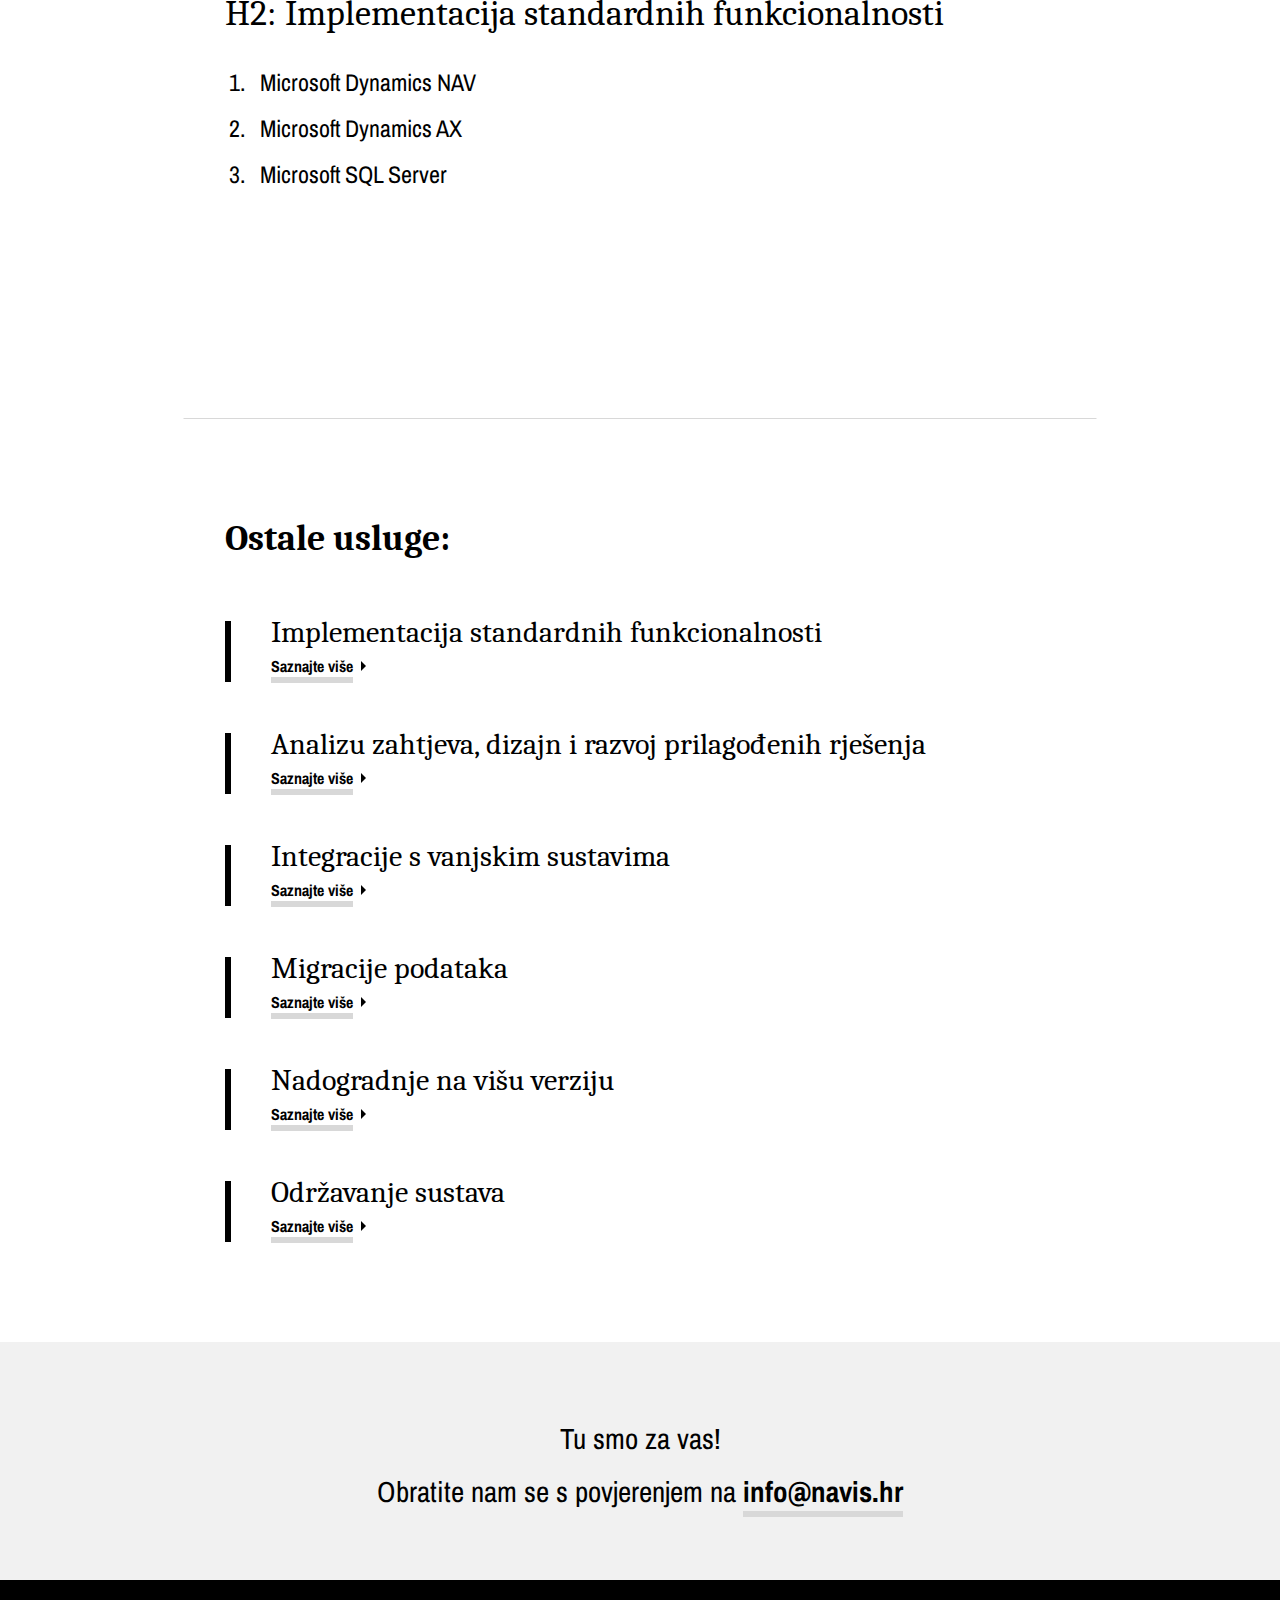
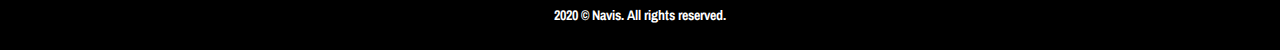
<file: hr/services/service_template.html>
<!DOCTYPE html>
<html lang="hr">
  <head>
    <title>
      Navis - Usluge - Implementacija standardnih funkcionalnosti
    </title>
    <meta name="viewport" content="width=device-width, initial-scale=1.0">
    <meta charset="utf-8">

    <link rel="apple-touch-icon" type="image/png" sizes="152x152" href="#" />
    <link rel="apple-touch-icon" type="image/png" sizes="76x76" href="#" />
    <link rel="icon" type="image/png" sizes="32x32" href="#" />
    <link href="https://fonts.googleapis.com/css?family=Archivo+Narrow:400,700|Caladea:400,700&amp;display=swap" rel="stylesheet">
    <link rel="stylesheet" type="text/css" href="../../assets/common.css">
    <link rel="stylesheet" type="text/css" href="../../assets/services.css">

    <meta name="title" content="" />
    <meta name="description" content="" />
    <meta name="keywords" content="" />

    <meta property="og:url" content="" />
    <meta property="og:type" content="website" />
    <meta property="og:title" content="" />
    <meta property="og:description" content="" />

    <meta property="og:image" content="" />
    <meta property="og:image:alt" content="" />
    <meta property="og:image:type" content="image/jpeg" />
    <meta property="og:image:width" content="" />
    <meta property="og:image:height" content="" />

    <meta name="twitter:card" content="summary_large_image" />
    <meta name="twitter:image" content="" />
    <meta name="twitter:image:alt" content="" />
    <meta name="twitter:description" content="" />
  </head>

  <body>
    <header class="header">
      <div class="navigation">
        <a href="/">
          <img
            class="image image__logo"
            src="../../images/navis_logo.svg"
            alt="navis logo image"
          >
        </a>
        <ul class="menu">
          <li>
            <a
              class="menu__link"
              href="/"
            >
              Home
            </a>
          </li>
          <li>
            <a
              class="menu__link"
              href="../services.html"
            >
              Usluge
            </a>
          </li>
          <li>
            <a
              class="menu__link"
              href="../products.html"
            >
              Proizvodi
            </a>
          </li>
          <li>
            <a
              class="menu__link"
              href="../contact.html"
            >
              Kontakt
            </a>
          </li>
          <li class="language__container">
            <a
              class="menu__link menu__language"
              href="/"
            >
              <span class="language--selected">
                HR
              </span>
            </a>
            <a
              class="menu__link language__option"
              href="/en"
            >
              EN
            </a>
          </li>
        </ul>
      </div>
    </header>

    <div class="content">
      <div class="content__breadcrumbs">
        <a
          class="breadcrumb__link"
          href="/"
        >
          Home
        </a>
        <a
          class="breadcrumb__link"
          href="../services.html"
        >
          Usluge
        </a>
      </div>
      <div class="content__service">
        <h1>
          Implementacija standardnih funkcionalnosti
        </h1>
        <p>
          Microsoft Dynamics NAV je ERP namijenjen manjim i srednjim poduzećima kojeg odlikuje jednostavnost upravljanja procesima proizvodnje, lanca nabave, široke mogućnosti poslovnog izvještavanja, upravljanje prodajom, marketingom te napredne funkcionalnosti u poslovnom planiranju. Tehnološka kompatibilnost, prirodna povezanost i velika sličnost s drugim Microsoft alatima, poput Officea (Outlooka, Worda, Excela) značajno smanjuju vrijeme edukacije i čine ga prihvatljivijim korisnicima.
        </p>
        <h2>
          H2: Implementacija standardnih funkcionalnosti
        </h2>
        <p>
          <span class="content__text--bold">
            Lorem ipsum dolor sit amet, consectetur adipiscing elit. Lorem ipsum dolor sit amet, consectetur adipiscing elit.
          </span>
          Donec ante nisl, finibus a ligula sit amet, commodo gravida libero. Lorem ipsum dolor sit.
        </p>
        <p>
          Lorem ipsum dolor sit amet, consectetur adipiscing elit. Lorem ipsum dolor sit amet, consectetur adipiscing elit. Donec ante nisl, finibus a ligula sit amet, commodo gravida libero. Lorem ipsum dolor sit.
        </p>
        <h2>
          H2: Implementacija standardnih funkcionalnosti
        </h2>
        <p>
          Lorem ipsum dolor sit amet, consectetur adipiscing elit. Lorem ipsum dolor sit amet, consectetur adipiscing elit. Donec ante nisl, finibus a ligula sit amet, commodo gravida libero. Lorem ipsum dolor sit.
        </p>
        <ul>
          <li>
            Microsoft Dynamics NAV
          </li>
          <li>
            Microsoft Dynamics AX
          </li>
          <li>
            Microsoft SQL Server
          </li>
        </ul>
        <h2>
          H2: Implementacija standardnih funkcionalnosti
        </h2>
        <ol>
          <li>
            Microsoft Dynamics NAV
          </li>
          <li>
            Microsoft Dynamics AX
          </li>
          <li>
            Microsoft SQL Server
          </li>
        </ol>
      </div>
    </div>
    <div class="content__divider"></div>
    <div class="content">
      <div class="content__other_services">
        <h2>
          Ostale usluge:
        </h2>
        <ul class="other_services__list">
          <li>
            <a
              class="service__block"
              href="/hr/services/service_template.html"
            >
              <p class="other_service__title">
                Implementacija standardnih funkcionalnosti
              </p>
              <span class="service__more_link other_service__more_link">
                Saznajte više
              </span>
            </a>
          </li>
          <li>
            <a
              class="service__block"
              href="/hr/services/service_template.html"
            >
              <p class="other_service__title">
                Analizu zahtjeva, dizajn i razvoj prilagođenih rješenja
              </p>
              <span class="service__more_link other_service__more_link">
                Saznajte više
              </span>
            </a>
          </li>
          <li>
            <a
              class="service__block"
              href="/hr/services/service_template.html"
            >
              <p class="other_service__title">
                Integracije s vanjskim sustavima
              </p>
              <span class="service__more_link other_service__more_link">
                Saznajte više
              </span>
            </a>
          </li>
          <li>
            <a
              class="service__block"
              href="/hr/services/service_template.html"
            >
              <p class="other_service__title">
                Migracije podataka
              </p>
              <span class="service__more_link other_service__more_link">
                Saznajte više
              </span>
            </a>
          </li>
          <li>
            <a
              class="service__block"
              href="/hr/services/service_template.html"
            >
              <p class="other_service__title">
                Nadogradnje na višu verziju
              </p>
              <span class="service__more_link other_service__more_link">
                Saznajte više
              </span>
            </a>
          </li>
          <li>
            <a
              class="service__block"
              href="/hr/services/service_template.html"
            >
              <p class="other_service__title">
                Održavanje sustava
              </p>
              <span class="service__more_link other_service__more_link">
                Saznajte više
              </span>
            </a>
          </li>
        </ul>
      </div>
    </div>

    <footer class="footer">
      <p class="footer__title">
        Tu smo za vas!
      </p>
      <p class="footer__text">
        Obratite nam se s povjerenjem na <a href="mailto:info@navis.hr">info@navis.hr</a>
      </p>
      <p class="footer__copyright">
        2020 &copy; Navis. All rights reserved.
      </p>
    </footer>
  </body>
</html>
</file>
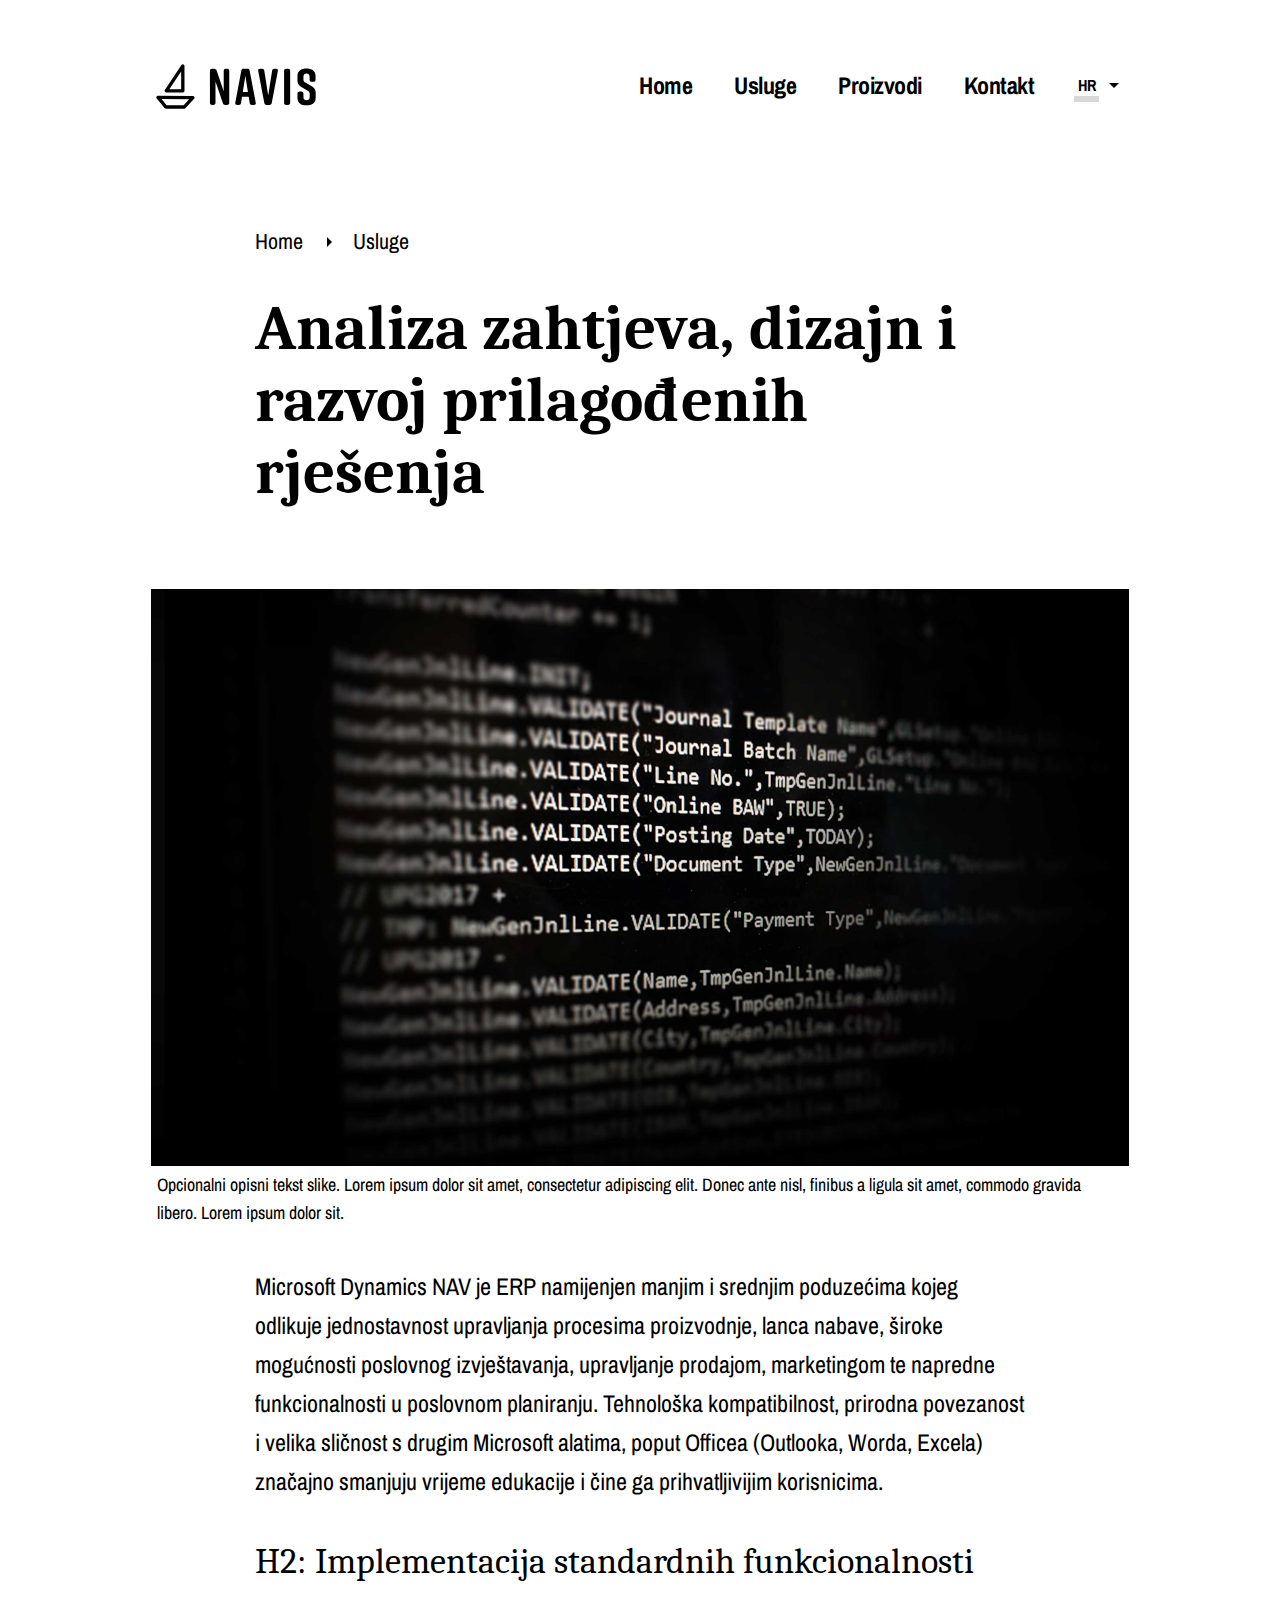
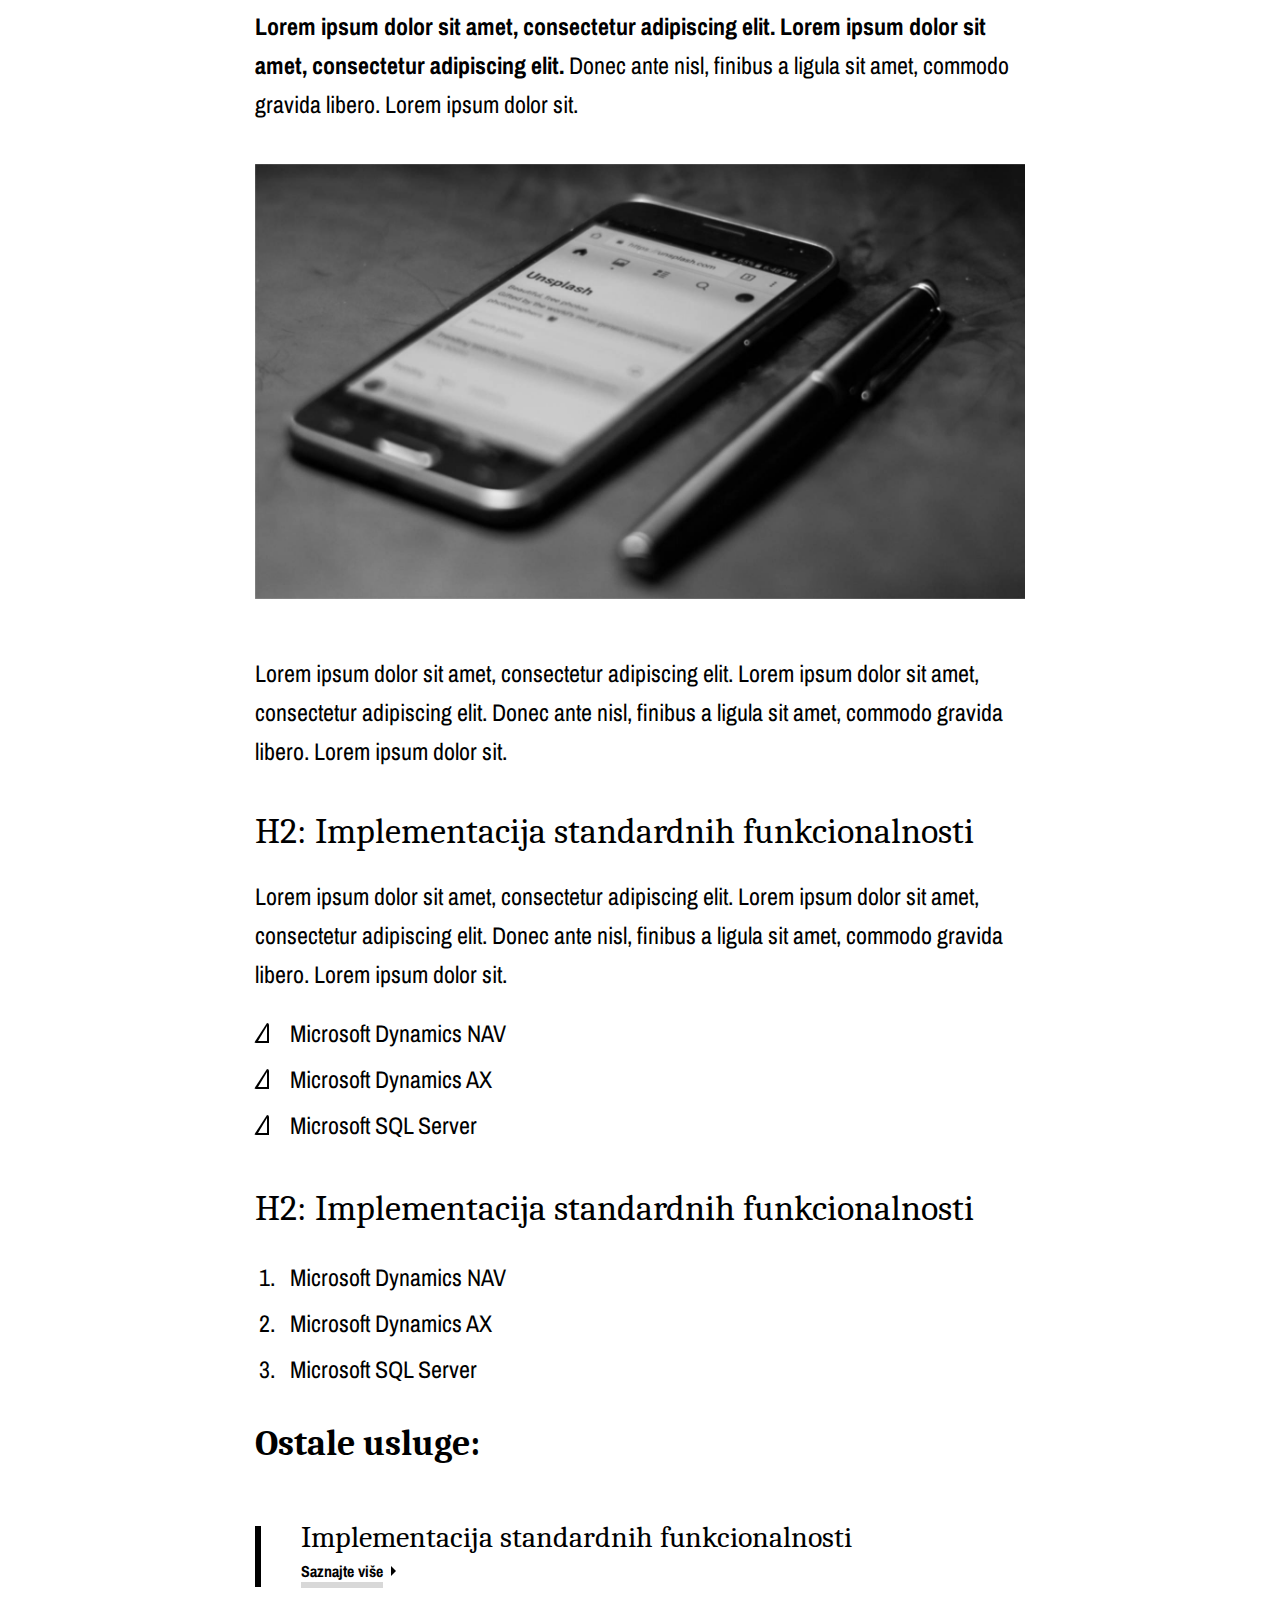
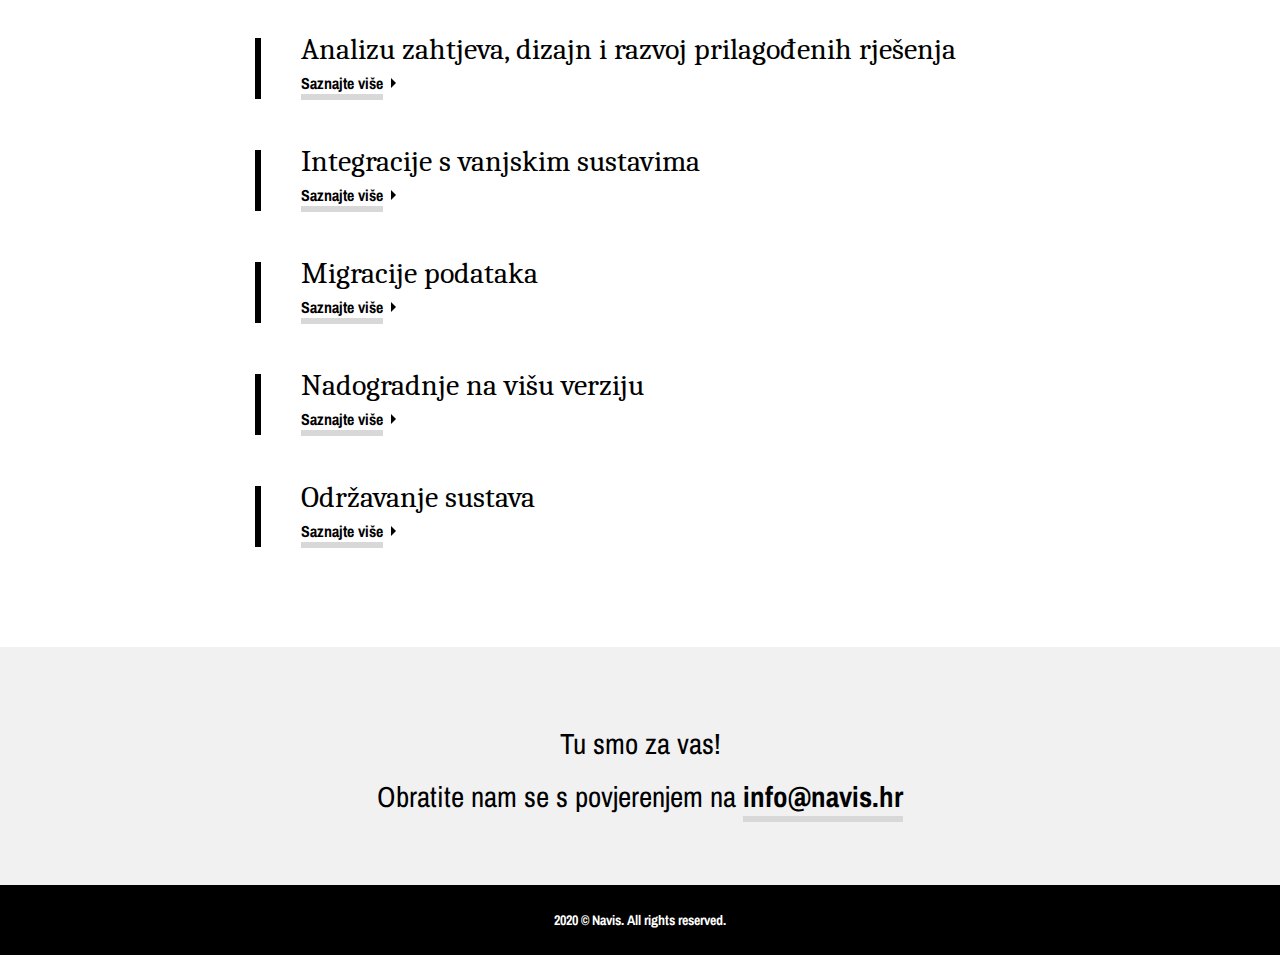
<file: hr/services/service_with_image_template.html>
<!DOCTYPE html>
<html lang="hr">
  <head>
    <title>
      Navis - Usluge - Analiza zahtjeva, dizajn i razvoj prilagođenih rješenja
    </title>
    <meta name="viewport" content="width=device-width, initial-scale=1.0">
    <meta charset="utf-8">

    <link rel="apple-touch-icon" type="image/png" sizes="152x152" href="images/navis_favicon_152.png" />
    <link rel="apple-touch-icon" type="image/png" sizes="76x76" href="images/navis_favicon_76.png" />
    <link rel="icon" type="image/png" sizes="32x32" href="images/navis_favicon_32.png" />
    <link href="https://fonts.googleapis.com/css?family=Archivo+Narrow:400,700|Caladea:400,700&amp;display=swap" rel="stylesheet">
    <link rel="stylesheet" type="text/css" href="../../css/common.css">
    <link rel="stylesheet" type="text/css" href="../../css/services.css">

    <meta name="title" content="Navis" />
    <meta name="description" content="" />
    <meta name="keywords" content="" />

    <meta property="og:url" content="https://www.navis.hr/" />
    <meta property="og:type" content="website" />
    <meta property="og:title" content="Navis" />
    <meta property="og:description" content="" />

    <meta property="og:image" content="" />
    <meta property="og:image:alt" content="navis share image" />
    <meta property="og:image:type" content="image/jpeg" />
    <meta property="og:image:width" content="" />
    <meta property="og:image:height" content="" />

    <meta name="twitter:card" content="summary_large_image" />
    <meta name="twitter:image" content="" />
    <meta name="twitter:image:alt" content="navis share image" />
    <meta name="twitter:description" content="" />
  </head>

  <body>
    <header class="header">
      <div class="navigation">
        <a href="/">
          <img
            class="image image__logo"
            src="../../images/navis_logo.svg"
            alt="navis logo image"
          >
        </a>
        <ul class="menu">
          <li>
            <a
              class="menu__link"
              href="/"
            >
              Home
            </a>
          </li>
          <li>
            <a
              class="menu__link"
              href="../services.html"
            >
              Usluge
            </a>
          </li>
          <li>
            <a
              class="menu__link"
              href="../products.html"
            >
              Proizvodi
            </a>
          </li>
          <li>
            <a
              class="menu__link"
              href="../contact.html"
            >
              Kontakt
            </a>
          </li>
          <li class="language__container">
            <a
              class="menu__link menu__language"
              href="/"
            >
              <span class="language--selected">
                HR
              </span>
            </a>
            <a
              class="menu__link language__option"
              href="/en"
            >
              EN
            </a>
          </li>
        </ul>

        <div class="menu__container--mobile">
          <form
            class="language__container--mobile"
            action="/en"
            method="get"
          >
            <select onchange="this.form.submit()">
              <option>
                HR
              </option>
              <option>
                EN
              </option>
            </select>
          </form>
          <div class="menu__icon">
            <label
              for="menu__toggle"
              class="screen_reader"
            >
              Menu toggle
            </label>
            <input
              id="menu__toggle"
              type="checkbox"
            />
            <span class="menu__line"></span>
            <span class="menu__line"></span>
            <span class="menu__line"></span>

            <ul
              class="menu--mobile"
              style="opacity: 0;"
            >
              <li>
                <a
                  class="menu__link"
                  href="/"
                >
                  Home
                </a>
              </li>
              <li>
                <a
                  class="menu__link"
                  href="../services.html"
                >
                  Usluge
                </a>
              </li>
              <li>
                <a
                  class="menu__link"
                  href="../products.html"
                >
                  Proizvodi
                </a>
              </li>
              <li>
                <a
                  class="menu__link"
                  href="../contact.html"
                >
                  Kontakt
                </a>
              </li>
            </ul>
          </div>
        </div>
      </div>
    </header>

    <div class="content">
      <div class="content__breadcrumbs">
        <a
          class="breadcrumb__link"
          href="/"
        >
          Home
        </a>
        <a
          class="breadcrumb__link"
          href="../services.html"
        >
          Usluge
        </a>
      </div>
      <div class="content__service">
        <h1>
          Analiza zahtjeva, dizajn i razvoj prilagođenih rješenja
        </h1>
      </div>
    </div>

    <div class="content__lead_image">
      <img
        class="image image__lead"
        src="../../images/code.jpg"
        alt="slika usluge kod"
      >
      <p class="lead_image__description">
        Opcionalni opisni tekst slike. Lorem ipsum dolor sit amet, consectetur adipiscing elit. Donec ante nisl, finibus a ligula sit amet, commodo gravida libero. Lorem ipsum dolor sit.
      </p>
    </div>
    <div class="content">
      <div class="content__service">
        <p>
          Microsoft Dynamics NAV je ERP namijenjen manjim i srednjim poduzećima kojeg odlikuje jednostavnost upravljanja procesima proizvodnje, lanca nabave, široke mogućnosti poslovnog izvještavanja, upravljanje prodajom, marketingom te napredne funkcionalnosti u poslovnom planiranju. Tehnološka kompatibilnost, prirodna povezanost i velika sličnost s drugim Microsoft alatima, poput Officea (Outlooka, Worda, Excela) značajno smanjuju vrijeme edukacije i čine ga prihvatljivijim korisnicima.
        </p>
        <h2>
          H2: Implementacija standardnih funkcionalnosti
        </h2>
        <p>
          <span class="content__text--bold">
            Lorem ipsum dolor sit amet, consectetur adipiscing elit. Lorem ipsum dolor sit amet, consectetur adipiscing elit.
          </span>
          Donec ante nisl, finibus a ligula sit amet, commodo gravida libero. Lorem ipsum dolor sit.
        </p>
        <img
          class="image image__body"
          src="../../images/smartphone.jpg"
          alt="slika usluge smartphone"
        >
        <p>
          Lorem ipsum dolor sit amet, consectetur adipiscing elit. Lorem ipsum dolor sit amet, consectetur adipiscing elit. Donec ante nisl, finibus a ligula sit amet, commodo gravida libero. Lorem ipsum dolor sit.
        </p>
        <h2>
          H2: Implementacija standardnih funkcionalnosti
        </h2>
        <p>
          Lorem ipsum dolor sit amet, consectetur adipiscing elit. Lorem ipsum dolor sit amet, consectetur adipiscing elit. Donec ante nisl, finibus a ligula sit amet, commodo gravida libero. Lorem ipsum dolor sit.
        </p>
        <ul>
          <li>
            Microsoft Dynamics NAV
          </li>
          <li>
            Microsoft Dynamics AX
          </li>
          <li>
            Microsoft SQL Server
          </li>
        </ul>
        <h2>
          H2: Implementacija standardnih funkcionalnosti
        </h2>
        <ol>
          <li>
            Microsoft Dynamics NAV
          </li>
          <li>
            Microsoft Dynamics AX
          </li>
          <li>
            Microsoft SQL Server
          </li>
        </ol>
      </div>
      <div class="content__other_services">
        <h2>
          Ostale usluge:
        </h2>
        <ul class="other_services__list">
          <li>
            <a
              class="service__block"
              href="/hr/services/service_template.html"
            >
              <p class="other_service__title">
                Implementacija standardnih funkcionalnosti
              </p>
              <span class="service__more_link other_service__more_link">
                Saznajte više
              </span>
            </a>
          </li>
          <li>
            <a
              class="service__block"
              href="/hr/services/service_template.html"
            >
              <p class="other_service__title">
                Analizu zahtjeva, dizajn i razvoj prilagođenih rješenja
              </p>
              <span class="service__more_link other_service__more_link">
                Saznajte više
              </span>
            </a>
          </li>
          <li>
            <a
              class="service__block"
              href="/hr/services/service_template.html"
            >
              <p class="other_service__title">
                Integracije s vanjskim sustavima
              </p>
              <span class="service__more_link other_service__more_link">
                Saznajte više
              </span>
            </a>
          </li>
          <li>
            <a
              class="service__block"
              href="/hr/services/service_template.html"
            >
              <p class="other_service__title">
                Migracije podataka
              </p>
              <span class="service__more_link other_service__more_link">
                Saznajte više
              </span>
            </a>
          </li>
          <li>
            <a
              class="service__block"
              href="/hr/services/service_template.html"
            >
              <p class="other_service__title">
                Nadogradnje na višu verziju
              </p>
              <span class="service__more_link other_service__more_link">
                Saznajte više
              </span>
            </a>
          </li>
          <li>
            <a
              class="service__block"
              href="/hr/services/service_template.html"
            >
              <p class="other_service__title">
                Održavanje sustava
              </p>
              <span class="service__more_link other_service__more_link">
                Saznajte više
              </span>
            </a>
          </li>
        </ul>
      </div>
    </div>

    <footer class="footer">
      <p class="footer__title">
        Tu smo za vas!
      </p>
      <p class="footer__text">
        Obratite nam se s povjerenjem na <a href="mailto:info@navis.hr">info@navis.hr</a>
      </p>
      <p class="footer__copyright">
        2020 &copy; Navis. All rights reserved.
      </p>
    </footer>
  </body>
</html>
</file>
<file: css/common.css>
html, body {
  height: 100%;
  margin: 0;
  font-family: 'Archivo Narrow', sans-serif;
}
body {
  display: flex;
  flex-direction: column;
}
h1, h2 {
  font-family: 'Caladea', serif;
  margin: 0;
}
h1 {
  font-size: 63px;
  line-height: 72px;
}
h2 {
  font-size: 48px;
}
p {
  margin: 0;
  font-size: 29px;
}
a {
  text-decoration: none;
  color: #000;
}
a:hover {
  opacity: .7;
}

.header {
  position: relative;
}
.navigation {
  width: 100%;
  max-width: 1028px;
  display: flex;
  justify-content: space-between;
  margin: 64px auto 110px;
}
.menu {
  display: flex;
  list-style: none;
  margin: 5px 30px 0 0;
}
.menu__container--mobile {
  display: none;
}
.menu__link {
  font-size: 24px;
  font-weight: bold;
  line-height: 32px;
  letter-spacing: -0.5px;
  margin: 0 38px 0 0;
  padding: 2px;
}
.menu__language {
  padding: 5px 25px 5px 0;
  margin: 0;
  font-size: 16px;
  pointer-events: none;
}
.language--selected {
  padding: 0 4px;
  border-bottom: 6px solid #D8D8D8;
}
.menu__language:after {
  position: absolute;
  content: "";
  height: 0;
  width: 0;
  top: 14px;
  left: 35px;
  border-style: solid;
  border-color: #000 transparent transparent;
  border-width: 5px;
}
.language__container {
  position: relative;
  height: 35px;
  font-size: 16px;
}
.language__option {
  display: block;
  opacity: 0;
  pointer-events: none;
  position: absolute;
  top: 30px;
  left: 2px;
  font-size: 16px;
  transition: opacity .2s;
}
.language__container:hover .language__option {
  opacity: 1;
  pointer-events: initial;
}

.content {
  flex: 1 0 auto;
  min-height: 360px;
}
.footer {
  flex-shrink: 0;
  margin: 100px 0 0;
  background-color: #F1F1F1;
}
.footer__title {
  padding: 64px 0 0;
  line-height: 66px;
  text-align: center;
}
.footer__text {
  line-height: 39px;
  text-align: center;
}
.footer__text a {
  font-weight: bold;
  border-bottom: 6px solid #D8D8D8;
}
.footer__copyright {
  margin: 69px 0 0;
  text-align: center;
  background-color: #000;
  color: #fff;
  padding: 26px 0;
  font-size: 14px;
  font-weight: bold;
  line-height: 18px;
}

.contact__title {
  margin: 0 0 0 30px;
}
.contact__text {
  margin: 70px 0 0 30px;
  font-size: 24px;
  line-height: 39px;
}
.contact__text a {
  font-weight: bold;
  border-bottom: 6px solid #D8D8D8;
}

.image__logo {
  width: 160px;
  height: 45px;
  margin: 0 0 0 30px;
}
.image__background {
  position: absolute;
  top: 0;
  left: 0;
  width: 100%;
  height: 850px;
  opacity: 0.07;
  pointer-events: none;
  object-fit: cover;
}
.screen_reader {
  position: absolute;
  top: auto;
  left: -100%;
  width: 1px;
  height: 1px;
  overflow: hidden;
}

@media only screen and (max-width: 1024px) {
  h1 {
    font-size: 60px;
    line-height: 69px;
  }
  h2 {
    font-size: 45px;
  }
  p {
    font-size: 26px;
  }

  .image__logo {
    width: 128px;
    height: 36px;
  }
}

@media only screen and (max-width: 880px) {
  .navigation {
    margin: 20px auto 34px;
  }
  .image__logo {
    position: absolute;
    z-index: 4;
    width: 80px;
    height: 23px;
    margin: 0 0 0 20px;
  }
  .image__background {
    height: 360px;
  }
  .menu {
    display: none;
  }
  .language__container--mobile {
    position: absolute;
    z-index: 4;
    top: 17px;
    right: 90px;
    border-bottom: 6px solid #D8D8D8;
  }
  .language__container--mobile select {
    font-family: 'Archivo Narrow', sans-serif;
    font-size: 14px;
    font-weight: bold;
    line-height: 18px;

    background: none;
    border: 0;
    text-transform: none;
    -webkit-appearance: none;
    -moz-appearance: none;
    -ms-appearance: none;
  }
  .language__container--mobile:after {
    position: absolute;
    content: "";
    height: 0;
    width: 0;
    top: 10px;
    left: 28px;
    border-style: solid;
    border-color: #000 transparent transparent;
    border-width: 5px;
  }
  .menu__container--mobile {
    display: block;
    margin: 2px 20px 0 0;
  }
  .menu__icon {
    display: flex;
    flex-direction: column;
    user-select: none;
  }
  .menu--mobile {
    position: absolute;
    top: 0;
    left: 0;
    margin: 0;
    padding: 105px 0 0;
    width: 100%;
    height: calc(100vh - 105px);

    text-align: center;
    background-color: #fff;
    list-style: none;
    transform-origin: 0% 0%;
    transform: translate(-150%, 0);
    transition: all 0.3s;
    z-index: 3;
  }
  .menu--mobile li {
    margin: 0 0 20px;
  }
  .menu--mobile li a {
    font-size: 18px;
    line-height: 31px;
    margin: 0;
    padding: 0;
  }
  #menu__toggle {
    position: absolute;
    z-index: 5;
    top: 0;
    right: 0;
    width: 50px;
    height: 50px;
    opacity: 0;
  }
  .menu__line {
    z-index: 4;
    width: 18px;
    height: 2px;
    margin: 2px 0;
    background-color: #000;
    transition: all .2s;
    transform-origin: 0 0;
  }
  .menu__line:last-of-type {
    transform-origin: 0 100%;
  }
  #menu__toggle:checked ~ .menu--mobile {
    opacity: 1 !important;
    transform: translate(0, 0);
  }
  #menu__toggle:checked ~ .menu__line:nth-of-type(1) {
    transform: rotate(45deg);
  }
  #menu__toggle:checked ~ .menu__line:nth-of-type(2) {
    opacity: 0;
  }
  #menu__toggle:checked ~ .menu__line:nth-of-type(3) {
    transform: rotate(-45deg);
  }

  .header__blocks {
    flex-direction: column;
  }

  .contact__title {
    font-size: 28px;
    line-height: 38px;
    margin: 0 0 0 20px;
  }
  .contact__text {
    font-size: 20px;
    margin: 20px;
  }

  .footer {
    margin: 30px 0 0;
  }
  .footer__title {
    padding: 45px 0 0;
    font-size: 28px;
    line-height: 38px;
  }
  .footer__text {
    font-size: 18px;
    line-height: 30px;
  }
  .footer__copyright {
    margin: 45px 0 0;
  }
}
</file>
<file: css/index.css>
.header__content {
  width: 100%;
  max-width: 1038px;
  margin: 0 auto;
  height: 624px;
}
.header__content h1 {
  max-width: 728px;
  margin: 0 30px;
}
.header__blocks {
  display: flex;
  justify-content: space-between;
  margin: 73px 0 0;
  padding: 0 30px 75px;
}
.block {
  display: flex;
  align-items: center;
  width: 294px;
  height: 248px;
  border: 6px solid #000;
  margin: 0 5px 0 0;
}
.block:last-child {
  margin: 0;
}
.block p {
  font-size: 32px;
  line-height: 40px;
  padding: 0 40px;
}

.content {
  margin: 74px auto 0;
  width: 100%;
  max-width: 1038px;
}

.content__platforms {
  position: relative;
  height: 690px;
  margin: 0 30px;
}
.platforms__text {
  width: 480px;
  height: 446px;
  position: absolute;
  z-index: 2;
  padding: 0 20px 20px 0;
  top: 0;
  left: 0;
}
.platforms__text:before {
  content: "";
  position: absolute;
  z-index: -1;
  top: 20px;
  left: 0;
  width: 340px;
  height: 446px;
  border-bottom: 6px solid #000
}
.platforms__text h2 {
  line-height: 56px;
  padding: 7px 18px 7px 0;
}
.platforms__list {
  margin: 38px 0 0 5px;
  list-style: none;
}
.platforms__list li {
  position: relative;
  font-size: 29px;
  line-height: 45px;
  padding: 4px 0 3px;
}
.platforms__list li:after {
  position: absolute;
  content: "";
  height: 0;
  width: 0;
  top: 20px;
  left: -32px;
  border-bottom: 15px solid #fff;
  border-left: 9px solid transparent;
}
.platforms__list li:before {
  position: absolute;
  content: "";
  height: 0;
  width: 0;
  top: 17px;
  left: -36px;
  border-bottom: 20px solid #000;
  border-left: 13px solid transparent;
  width: 2px;
  border-bottom-left-radius: 2px;
  border-top-right-radius: 2px;
}
.platforms__image {
  position: absolute;
  top: 92px;
  right: 0px;
}
.platforms__image:before {
  content: "";
  position: absolute;
  z-index: 1;
  top: 0;
  left: 0;
  width: 142px;
  height: 354px;
  background-color: #fff;
}
.platforms__image:after {
  content: "";
  position: absolute;
  z-index: 1;
  top: 0;
  left: 0;
  width: 158px;
  height: 368px;
  border-top: 6px solid #fff;
  border-right: 6px solid #000;
  border-bottom: 6px solid #000;
  border-left: 6px solid #fff;
}
.image__content {
  width: 592px;
  height: 530px;
  padding: 20px;
  border: 6px solid #000;
}

.content__services {
  margin: 0 30px;
}
.content__services h2 {
  line-height: 56px;
  margin: 38px 0 0;
  width: 300px;
}
.services__list {
  margin: 38px 0 0 5px;
  list-style: none;
}
.services__list li {
  position: relative;
  font-size: 29px;
  line-height: 45px;
  padding: 4px 0 3px;
}
.services__list li:after {
  position: absolute;
  content: "";
  height: 0;
  width: 0;
  top: 20px;
  left: -32px;
  border-bottom: 15px solid #fff;
  border-left: 9px solid transparent;
}
.services__list li:before {
  position: absolute;
  content: "";
  height: 0;
  width: 0;
  top: 17px;
  left: -36px;
  border-bottom: 20px solid #000;
  border-left: 13px solid transparent;
  width: 2px;
  border-bottom-left-radius: 2px;
  border-top-right-radius: 2px;
}
.services__platforms__links {
  display: none;
}

@media only screen and (max-width: 1024px) {
  .block p {
    font-size: 29px;
  }

  .platforms__list li {
    font-size: 26px;
    line-height: 42px;
  }
  .platforms__list li:after {
    top: 18px;
  }
  .platforms__list li:before {
    top: 15px;
  }

  .services__list li {
    font-size: 26px;
    line-height: 42px;
  }
  .services__list li:after {
    top: 18px;
  }
  .services__list li:before {
    top: 15px;
  }
}

@media only screen and (max-width: 880px) {
  .header__content {
    margin: 0 auto 30px;
    height: 250px;
  }
  .header__content h1 {
    font-size: 28px;
    line-height: 38px;
    margin: 0 20px;
  }
  .header__blocks {
    margin: 18px 0 0;
    padding: 0 20px;
  }
  .block {
    width: 100%;
    height: 100%;
    border: 0;
    margin: 0;
  }
  .block p {
    font-size: 18px;
    font-weight: bold;
    line-height: 20px;
    padding: 12px;
    border-bottom: 2px solid #000;
    width: 100%;
  }
  .block:last-child p {
    border-bottom: 0;
  }

  .content {
    margin: 30px auto 0;
    display: flex;
    flex-direction: column;
  }
  .content__platforms {
    margin: 0;
    height: 100%;
    display: flex;
    flex-direction: column;
  }
  .platforms__text {
    position: relative;
    width: 100%;
    height: 100%;
    padding: 0;
  }
  .platforms__text h2 {
    font-size: 28px;
    line-height: 38px;
    padding: 0 20px;
  }
  .platforms__text:before {
    display: none;
  }
  .platforms__list {
    margin: 20px;
    padding: 0 0 0 30px;
    list-style: none;
  }
  .platforms__list li {
    position: relative;
    font-size: 18px;
    line-height: 30px;
    padding: 4px 0 3px;
  }
  .platforms__list li:after {
    top: 14px;
    left: -25px;
    border-bottom: 11px solid #fff;
    border-left: 5px solid transparent;
  }
  .platforms__list li:before {
    top: 11px;
    left: -29px;
    border-bottom: 16px solid #000;
    border-left: 9px solid transparent;
  }
  .platforms__image {
    position: relative;
    width: 100%;
    height: 100%;
    top: 0;
    left: 0;
  }
  .platforms__image:before {
    display: none;
  }
  .platforms__image:after {
    display: none;
  }
  .image__content {
    width: 100%;
    height: auto;
    padding: 0;
    border: 0;
  }

  .content__services {
    margin: 0;
    padding: 0 20px;
  }
  .content__services h2 {
    margin: 30px 0 0;
    font-size: 28px;
    line-height: 38px;
    width: 100%;
  }
  .services__list {
    margin: 20px 0 0 0;
    padding: 0 0 0 30px;
    list-style: none;
  }
  .services__list li {
    position: relative;
    font-size: 18px;
    line-height: 30px;
    padding: 4px 0 3px;
  }
  .services__list li:after {
    top: 14px;
    left: -25px;
    border-bottom: 11px solid #fff;
    border-left: 5px solid transparent;
  }
  .services__list li:before {
    top: 11px;
    left: -29px;
    border-bottom: 16px solid #000;
    border-left: 9px solid transparent;
  }

  .services__platforms__links {
    display: flex;
    flex-direction: column;
    margin: 6px 20px 0;
  }

  .services__link,
  .products__link {
    height: 52px;
    width: 100%;
    background-color: #000;
    color: #fff;
    display: flex;
    justify-content: center;
    align-items: center;

    font-size: 18px;
    font-weight: bold;
    letter-spacing: 0;
    margin: 20px 0 0;
  }
}
</file>
<file: assets/common.css>
html, body {
  height: 100%;
  margin: 0;
  font-family: 'Archivo Narrow', sans-serif;
}
body {
  display: flex;
  flex-direction: column;
}
h1, h2 {
  font-family: 'Caladea', serif;
  margin: 0;
}
h1 {
  font-size: 63px;
  line-height: 72px;
}
h2 {
  font-size: 48px;
}
p {
  margin: 0;
  font-size: 29px;
}
a {
  text-decoration: none;
  color: #000;
}

.header {
  display: flex;
  flex-direction: column;
  position: relative;
}
.navigation {
  width: 100%;
  max-width: 1028px;
  display: flex;
  justify-content: space-between;
  margin: 64px auto 110px;
}
.menu {
  display: flex;
  list-style: none;
  margin: 5px 30px 0 0;
}
.menu__link {
  font-size: 24px;
  font-weight: bold;
  line-height: 32px;
  letter-spacing: -0.5px;
  margin: 0 38px 0 0;
  padding: 2px;
}
.menu__language {
  padding: 5px 25px 5px 0;
  margin: 0;
  font-size: 16px;
  pointer-events: none;
}
.language--selected {
  padding: 0 4px;
  border-bottom: 6px solid #D8D8D8;
}
.menu__language:after {
  position: absolute;
  content: "";
  height: 0;
  width: 0;
  top: 14px;
  left: 35px;
  border-style: solid;
  border-color: #000 transparent transparent;
  border-width: 5px;
  transition: top .3s;
}
.language__container {
  position: relative;
  height: 35px;
  font-size: 16px;
}
.language__option {
  display: block;
  opacity: 0;
  pointer-events: none;
  position: absolute;
  left: 2px;
  font-size: 16px;
  transition: opacity .2s;
}
.language__container:hover .language__option {
  opacity: 1;
  pointer-events: initial;
}

.content {
  flex: 1 0 auto;
}
.footer {
  flex-shrink: 0;
  margin: 100px 0 0;
  background-color: #F1F1F1;
}
.footer__title {
  padding: 64px 0 0;
  line-height: 66px;
  text-align: center;
}
.footer__text {
  line-height: 39px;
  text-align: center;
}
.footer__text a {
  font-weight: bold;
  border-bottom: 6px solid #D8D8D8;
}
.footer__copyright {
  margin: 69px 0 0;
  text-align: center;
  background-color: #000;
  color: #fff;
  padding: 26px 0;
  font-size: 14px;
  font-weight: bold;
  line-height: 18px;
}

.contact__text {
  margin: 0 0 0 30px;
}

.image__logo {
  width: 160px;
  height: 45px;
  margin: 0 0 0 30px;
}
.image__background {
  width: 100%;
  height: 850px;
  position: absolute;
  opacity: 0.07;
  pointer-events: none;
}

@media only screen and (max-width: 1024px) {
  h1 {
    font-size: 60px;
    line-height: 69px;
  }
  h2 {
    font-size: 45px;
  }
  p {
    font-size: 26px;
  }

  .image__logo {
    width: 128px;
    height: 36px;
  }
}

@media only screen and (max-width: 880px) {
  .navigation {
    margin: 20px auto 34px;
  }
  .image__logo {
    width: 80px;
    height: 23px;
    margin: 0 0 0 20px;
  }
  .image__background {
    height: 405px;
    object-fit: cover;
  }
  .menu {
    display: none;
  }

  .header__blocks {
    flex-direction: column;
  }

  .contact__text {
    font-size: 20px;
    margin: 0 20px;
  }

  .footer {
    margin: 30px 0 0;
  }
  .footer__title {
    padding: 45px 0 0;
    font-size: 28px;
    line-height: 38px;
  }
  .footer__text {
    font-size: 18px;
    line-height: 30px;
  }
  .footer__copyright {
    margin: 45px 0 0;
  }
}
</file>
<file: assets/index.css>
.header__content {
  width: 100%;
  max-width: 978px;
  margin: 0 auto;
}
.header__content h1 {
  max-width: 728px;
  font-size: 63px;
  line-height: 72px;
}
.header__blocks {
  display: flex;
  justify-content: space-between;
  margin: 73px 0 0;
  padding: 0 0 75px;
}
.block {
  display: flex;
  align-items: center;
  width: 294px;
  height: 248px;
  border: 6px solid #000;
}
.block p {
  font-size: 32px;
  line-height: 40px;
  padding: 0 40px;
}

.content {
  margin: 74px auto 0;
  width: 100%;
  max-width: 978px;
}

.content__platforms {
  position: relative;
  height: 690px;
}
.platforms__text {
  width: 480px;
  height: 446px;
  position: absolute;
  z-index: 1;
  border-bottom: 6px solid #000;
  padding: 0 20px 20px 0;
  top: 0;
  left: 0;
}
.platforms__text:before {
  content: "";
  position: absolute;
  z-index: -1;
  top: 20px;
  left: 0;
  width: 340px;
  height: 446px;
  background-color: #fff;
}
.platforms__text:after {
  content: "";
  position: absolute;
  z-index: -1;
  top: 20px;
  left: 0;
  width: 476px;
  height: 426px;
  background-color: #fff;
}
.platforms__text h2 {
  font-size: 48px;
  line-height: 56px;
  padding: 7px 18px 7px 0;
}
.platforms__list {
  margin: 38px 0 0 5px;
  list-style: none;
}
.platforms__list li {
  position: relative;
  font-size: 29px;
  line-height: 45px;
  padding: 4px 0 3px;
}
.platforms__list li:after {
  position: absolute;
  content: "";
  height: 0;
  width: 0;
  top: 20px;
  left: -32px;
  border-bottom: 15px solid #fff;
  border-left: 9px solid transparent;
}
.platforms__list li:before {
  position: absolute;
  content: "";
  height: 0;
  width: 0;
  top: 17px;
  left: -36px;
  border-bottom: 20px solid #000;
  border-left: 13px solid transparent;
  width: 2px;
  border-bottom-left-radius: 2px;
  border-top-right-radius: 2px;
}
.platforms__image {
  position: absolute;
  top: 92px;
  right: 0px;
}
.platforms__image:after {
  content: "";
  position: absolute;
  z-index: 1;
  top: 0;
  right: 0;
  width: 74%;
  height: 64%;
  border-top: 6px solid #000;
  border-left: 6px solid #000;
}

.content__services h2 {
  font-size: 48px;
  line-height: 56px;
  margin: 38px 0 0;
  width: 300px;
}
.services__list {
  margin: 38px 0 0 5px;
  list-style: none;
}
.services__list li {
  position: relative;
  font-size: 29px;
  line-height: 45px;
  padding: 4px 0 3px;
}
.services__list li:after {
  position: absolute;
  content: "";
  height: 0;
  width: 0;
  top: 20px;
  left: -32px;
  border-bottom: 15px solid #fff;
  border-left: 9px solid transparent;
}
.services__list li:before {
  position: absolute;
  content: "";
  height: 0;
  width: 0;
  top: 17px;
  left: -36px;
  border-bottom: 20px solid #000;
  border-left: 13px solid transparent;
  width: 2px;
  border-bottom-left-radius: 2px;
  border-top-right-radius: 2px;
}
</file>
<file: css/services.css>
.content {
  margin: 0 auto;
  width: 100%;
  max-width: 830px;
}

.service__block {
  display: block;
}
.services__title {
  margin: 0 0 0 30px;
}
.services__list {
  margin: 70px 30px 0 35px;
  padding: 0;
  list-style: none;
}
.services__list li {
  position: relative;
  padding: 0 0 0 50px;
  margin: 0 0 80px;
  border-left: 6px solid #000;
}
.services__list li:after {
  content: "";
  position: absolute;
  top: 0;
  left: -6px;
  height: 8px;
  width: 6px;
  background: #fff;
}
.services__list li:before {
  content: "";
  position: absolute;
  left: -6px;
  bottom: 0;
  height: 8px;
  width: 6px;
  background: #fff;
}
.service__title {
  font-size: 40px;
  font-weight: normal;
  line-height: 46px;
  margin: 0 0 25px;
  width: 100%;
}
.service__text {
  display: inline;
  font-size: 24px;
  line-height: 39px;
  margin: 25px 0 0;
}
.service__more_link {
  position: relative;
  font-size: 16px;
  font-weight: bold;
  line-height: 22px;
  border-bottom: 6px solid #D8D8D8;
  margin: 0 10px;
}
.service__more_link:after {
  position: absolute;
  content: "";
  height: 0;
  width: 0;
  top: 6px;
  left: 90px;
  border-style: solid;
  border-color: transparent transparent transparent #000;
  border-width: 5px;
}

.content__breadcrumbs {
  margin: 0 0 0 30px;
}
.breadcrumb__link {
  position: relative;
  font-size: 22px;
  line-height: 34px;
  margin: 0 45px 0 0;
}
.breadcrumb__link:first-child:after {
  position: absolute;
  content: "";
  height: 0;
  width: 0;
  top: 11px;
  left: 135%;
  border-style: solid;
  border-color: transparent transparent transparent #000;
  border-width: 5px;
}

.content__service {
  margin: 0 30px;
}
.content__service h1 {
  margin: 35px 0;
}
.content__service h2 {
  font-size: 36px;
  font-weight: normal;
  margin: 40px 0 25px;
}
.content__service p {
  font-size: 24px;
  line-height: 39px;
  margin: 20px 0 0;
}
.content__service ul {
  list-style: none;
  padding: 0 0 0 25px;
}
.content__service ol {
  padding: 0 0 0 25px;
}
.content__service li {
  position: relative;
  font-size: 24px;
  line-height: 39px;
  padding: 4px 10px 3px;
}
.content__service ul li:after {
  position: absolute;
  content: "";
  height: 0;
  width: 0;
  top: 16px;
  left: -22px;
  border-bottom: 15px solid #fff;
  border-left: 9px solid transparent;
}
.content__service ul li:before {
  position: absolute;
  content: "";
  height: 0;
  width: 0;
  top: 13px;
  left: -26px;
  border-bottom: 20px solid #000;
  border-left: 13px solid transparent;
  width: 2px;
  border-bottom-left-radius: 2px;
  border-top-right-radius: 2px;
}

.content__divider {
  margin: 80px 0;
  width: 100%;
  border-bottom: 1px solid #D8D8D8;
}
.content__other_services {
  position: relative;
  margin: 0 30px;
}
.content__other_services h2 {
  font-size: 36px;
  line-height: 72px;
}
.other_services__list {
  margin: 40px 0 0;
  padding: 0;
  list-style: none;
}
.other_services__list li {
  position: relative;
  padding: 0 0 5px 40px;
  border-left: 6px solid #000;
  margin: 0 0 45px;
}
.other_services__list li:last-child {
  margin: 0;
}
.other_services__list li:after {
  content: "";
  position: absolute;
  top: 0;
  left: -6px;
  height: 6px;
  width: 6px;
  background: #fff;
}
.other_service__title {
  font-family: Caladea;
  font-size: 30px;
  line-height: 35px;
  margin: 0 0 5px;
}
.other_service__more_link {
  margin: 0;
}
.content__text--bold {
  font-weight: bold;
}

.content__lead_image {
  width: 100%;
  max-width: 978px;
  margin: 5px auto 20px;
}
.image__lead {
  width: 100%;
  max-width: 978px;
}
.lead_image__description {
  font-size: 18px;
  line-height: 28px;
  padding: 0 6px;
}
.image__body {
  width: 100%;
  max-width: 833px;
  margin: 40px 0 30px;
}

@media only screen and (max-width: 880px) {
  .services__title {
    font-size: 28px;
    line-height: 38px;
    margin: 0 0 0 20px;
  }
  .services__list {
    margin: 20px;
  }
  .services__list li {
    border-left: 0;
    padding: 0;
    margin: 0 0 30px;
  }
  .services__list li:after {
    display: none;
  }
  .services__list li:before {
    display: none;
  }
  .service__title {
    font-size: 28px;
    line-height: 38px;
    margin: 0 0 10px;
  }
  .service__text {
    font-size: 18px;
    line-height: 30px;
  }
  .service__more_link {
    margin: 10px 0 0;
  }

  .content__breadcrumbs {
    margin: 0 0 0 20px;
  }
  .breadcrumb__link {
    font-size: 20px;
    line-height: 30px;
    margin: 0 30px 0 0;
  }
  .breadcrumb__link:first-child:after {
    top: 9px;
    left: 125%;
  }
  .content__service {
    margin: 20px 20px 0;
  }
  .content__service h1 {
    font-size: 28px;
    line-height: 38px;
    margin: 0;
  }
  .content__service p {
    font-size: 18px;
    line-height: 30px;
  }
  .content__service h2 {
    font-size: 28px;
    line-height: 38px;
    margin: 30px 0 0;
  }

  .content__service ul {
    padding: 0 0 0 30px;
    list-style: none;
  }
  .content__service ol {
    padding: 0 0 0 20px;
    margin: 15px 0 0;
  }
  .content__service ul li {
    position: relative;
    font-size: 18px;
    line-height: 30px;
    padding: 4px 0 3px;
  }
  .content__service ol li {
    position: relative;
    font-size: 18px;
    line-height: 30px;
    padding: 4px 0 3px;
  }
  .content__service ul li:after {
    top: 14px;
    left: -25px;
    border-bottom: 11px solid #fff;
    border-left: 5px solid transparent;
  }
  .content__service ul li:before {
    top: 11px;
    left: -29px;
    border-bottom: 16px solid #000;
    border-left: 9px solid transparent;
  }

  .content__divider {
    margin: 30px 0 0;
  }
  .content__other_services {
    margin: 30px 20px 5px;
  }
  .content__other_services h2 {
    font-size: 28px;
    line-height: 38px;
  }
  .other_services__list {
    margin: 20px 0 0;
  }
  .other_services__list li {
    border-left: 0;
    padding: 0;
    margin: 0 0 30px;
  }
  .other_services__list li:after {
    display: none;
  }
  .other_services__list li:before {
    display: none;
  }
  .other_service__title {
    font-size: 18px;
    line-height: 30px;
  }

  .content__lead_image {
    margin: 10px 0 0;
  }
  .lead_image__description {
    font-size: 16px;
    line-height: 20px;
  }
  .image__body {
    margin: 25px 0 10px;
  }
}
</file>
<file: assets/services.css>
.content {
  margin: 110px auto 0;
  width: 100%;
  max-width: 830px;
}

.services__title {
  font-size: 63px;
  font-weight: bold;
  line-height: 72px;
}
.services__list {
  margin: 70px 0 0 5px;
  padding: 0;
  list-style: none;
}
.services__list li {
  position: relative;
  padding: 0 0 0 50px;
  margin: 0 0 80px;
  border-left: 6px solid #000;
}
.services__list li:after {
  content: "";
  position: absolute;
  top: 0;
  left: -6px;
  height: 8px;
  width: 6px;
  background: #fff;
}
.services__list li:before {
  content: "";
  position: absolute;
  left: -6px;
  bottom: 0;
  height: 8px;
  width: 6px;
  background: #fff;
}
.service__title {
  font-size: 40px;
  font-weight: normal;
  line-height: 46px;
  margin: 0 0 25px;
  width: 100%;
}
.service__text {
  display: inline;
  font-size: 24px;
  line-height: 39px;
  margin: 25px 0 0;
}
.service__more_link {
  position: relative;
  color: #000;
  text-decoration: none;
  font-size: 16px;
  font-weight: bold;
  line-height: 22px;
  border-bottom: 6px solid #D8D8D8;
  margin: 0 10px;
}
.service__more_link:after {
  position: absolute;
  content: "";
  height: 0;
  width: 0;
  top: 6px;
  left: 90px;
  border-style: solid;
  border-color: transparent transparent transparent #000;
  border-width: 5px;
}

.breadcrumb__link {
  position: relative;
  color: #000;
  text-decoration: none;
  font-size: 22px;
  line-height: 34px;
  margin: 0 45px 0 0;
}
.breadcrumb__link:first-child:after {
  position: absolute;
  content: "";
  height: 0;
  width: 0;
  top: 11px;
  left: 135%;
  border-style: solid;
  border-color: transparent transparent transparent #000;
  border-width: 5px;
}

.content__service h1 {
  font-size: 63px;
  margin: 35px 0;
}
.content__service h2 {
  font-size: 36px;
  font-weight: normal;
  margin: 40px 0 25px;
}
.content__service p {
  font-size: 24px;
  line-height: 39px;
  margin: 20px 0 0;
}
.content__service ul {
  list-style: none;
  padding: 0 0 0 25px;
}
.content__service ol {
  padding: 0 0 0 25px;
}
.content__service li {
  position: relative;
  font-size: 24px;
  line-height: 39px;
  padding: 4px 10px 3px;
}
.content__service ul li:after {
  position: absolute;
  content: "";
  height: 0;
  width: 0;
  top: 16px;
  left: -22px;
  border-bottom: 15px solid #fff;
  border-left: 9px solid transparent;
}
.content__service ul li:before {
  position: absolute;
  content: "";
  height: 0;
  width: 0;
  top: 13px;
  left: -26px;
  border-bottom: 20px solid #000;
  border-left: 13px solid transparent;
  width: 2px;
  border-bottom-left-radius: 2px;
  border-top-right-radius: 2px;
}

.content__other_services {
  position: relative;
}
.content__other_services:before {
  position: absolute;
  content: "";
  height: 1px;
  width: 110%;
  top: -85px;
  left: 50%;
  transform: translate(-50%, 0);
  max-width: 1440px;
  background-color: #D8D8D8;
}
.content__other_services h2 {
  font-size: 36px;
  line-height: 72px;
  margin: 180px 0 0;
}
.other_services__list {
  margin: 40px 0 0;
  padding: 0;
  list-style: none;
}
.other_services__list li {
  position: relative;
  padding: 0 0 5px 40px;
  border-left: 6px solid #000;
  margin: 0 0 45px;
}
.other_services__list li:last-child {
  margin: 0;
}
.other_services__list li:after {
  content: "";
  position: absolute;
  top: 0;
  left: -6px;
  height: 6px;
  width: 6px;
  background: #fff;
}
.other_service__title {
  font-family: Caladea;
  font-size: 30px;
  line-height: 35px;
  margin: 0 0 5px;
}
.other_service__more_link {
  margin: 0;
}
.content__text--bold {
  font-weight: bold;
}
</file>
